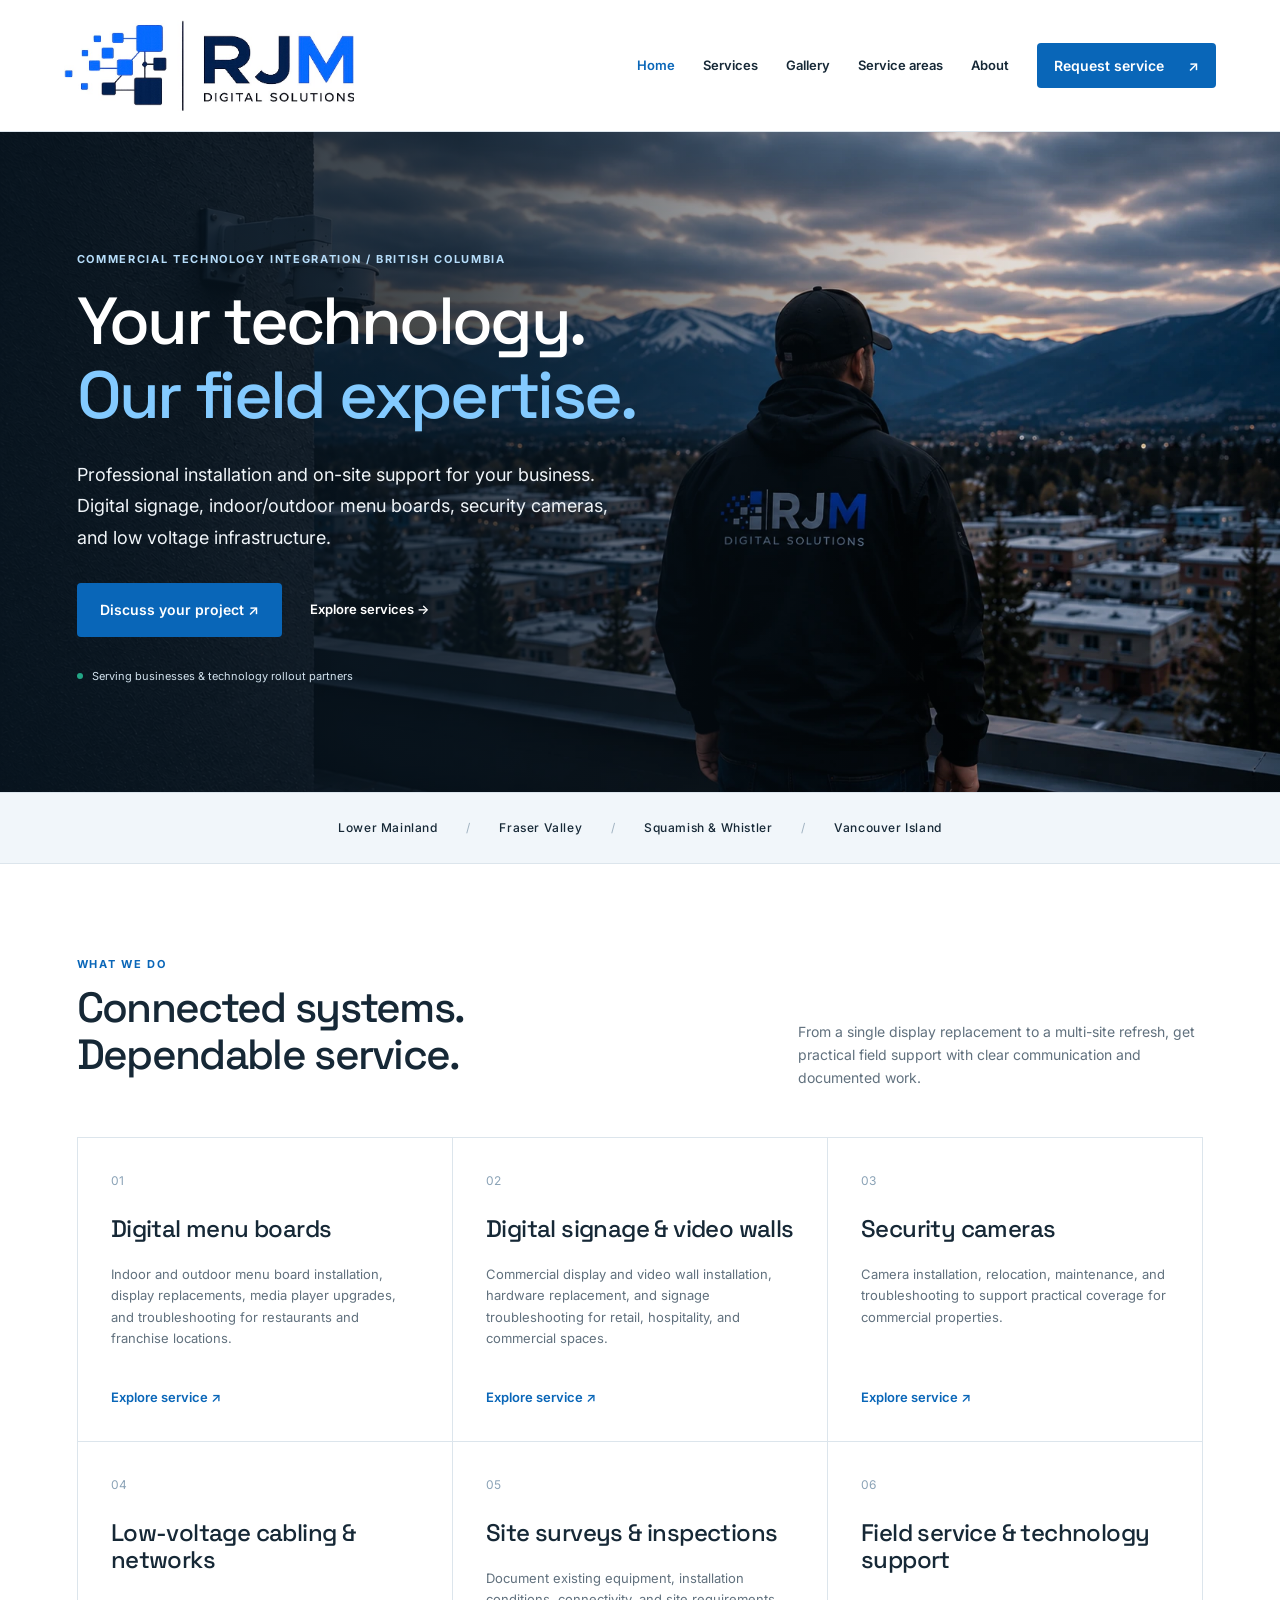
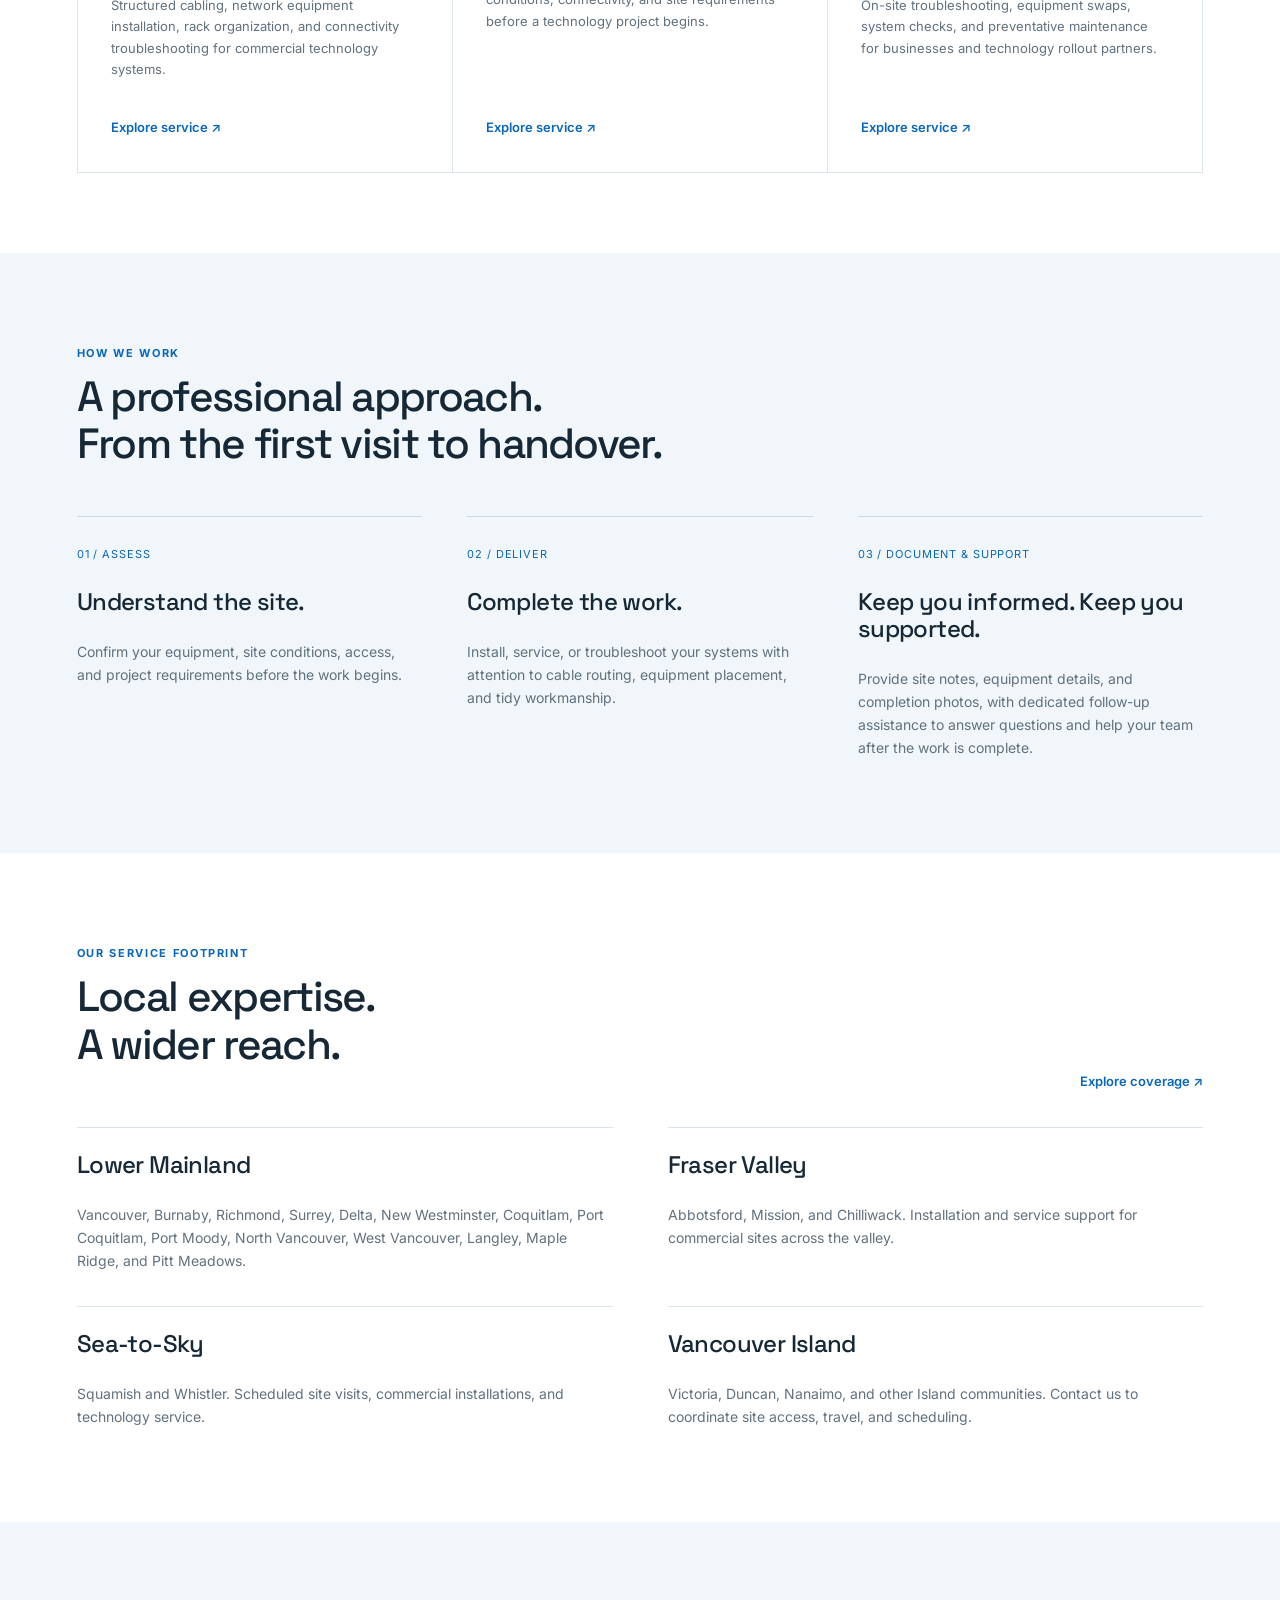
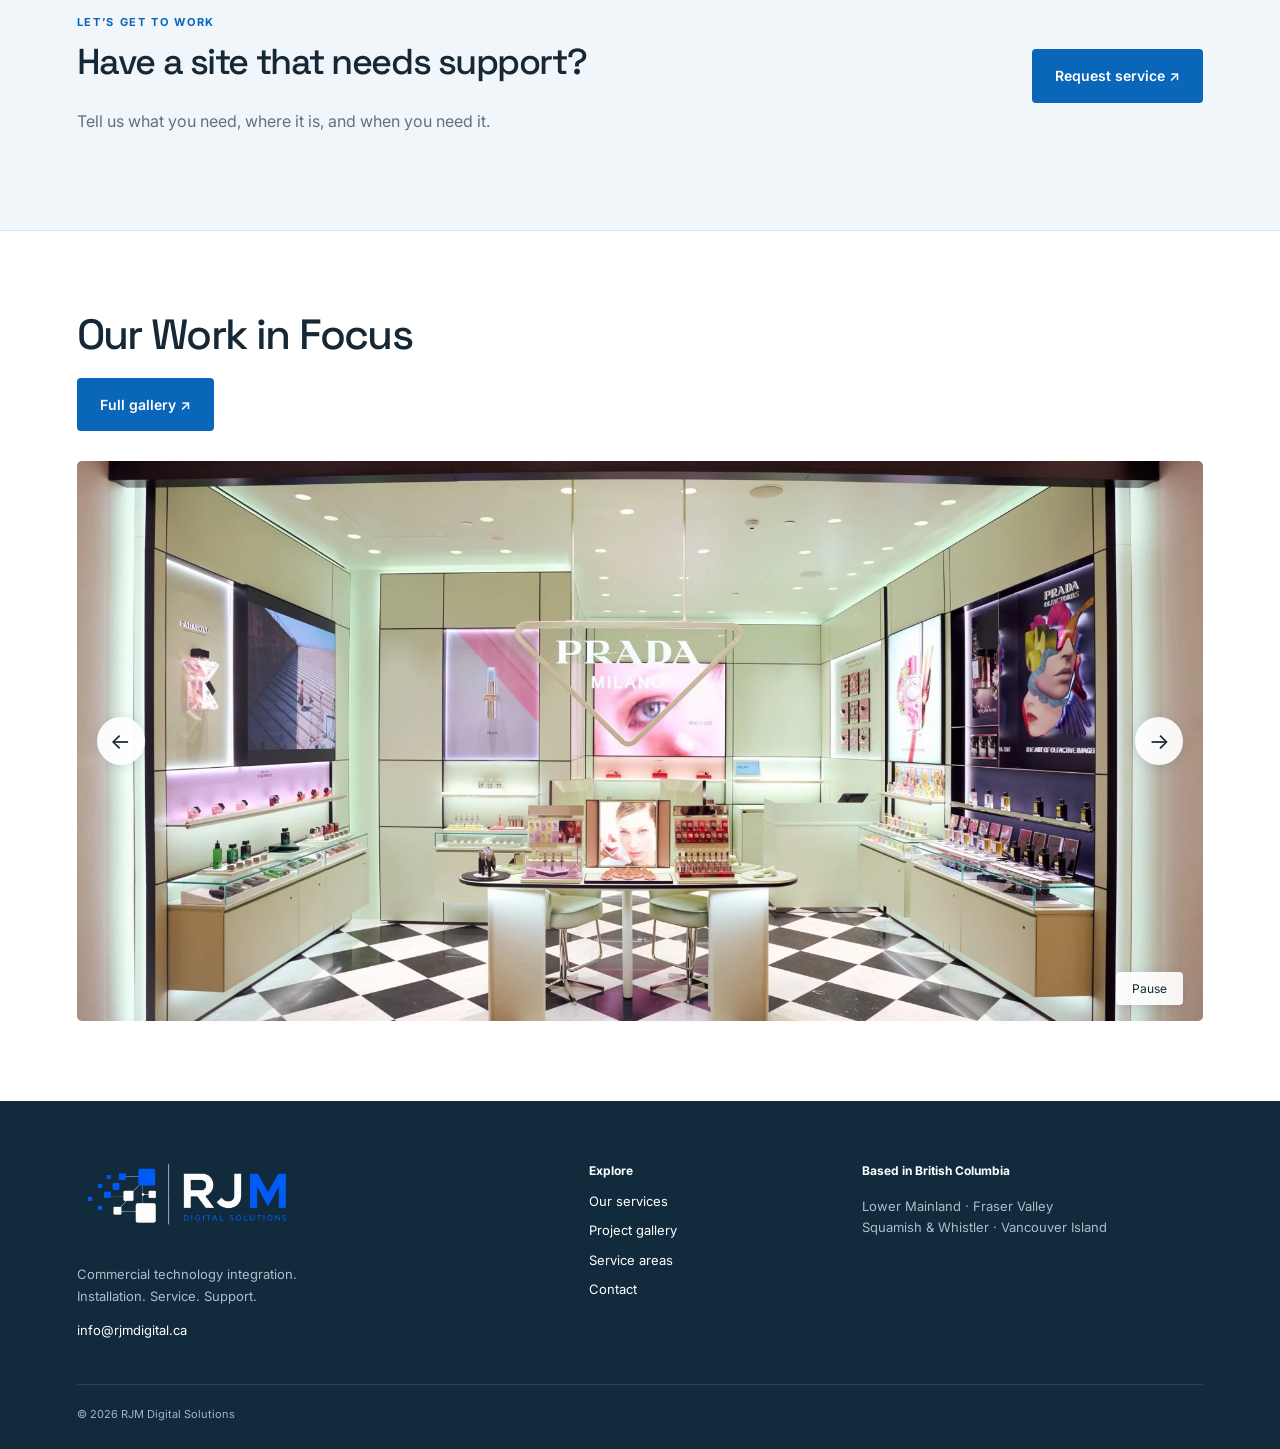
<file: index.html>
<!doctype html><html lang="en-CA"><head><meta charset="utf-8"><meta name="viewport" content="width=device-width,initial-scale=1"><title>Digital Signage & Low Voltage Contractor Vancouver | RJM Digital</title><meta name="description" content="Commercial digital signage, menu boards, security cameras and low-voltage cabling. Serving the Lower Mainland, Chilliwack, Squamish, Whistler and Vancouver Island."><link rel="canonical" href="https://rjmdigital.ca/"><meta property="og:title" content="Digital Signage & Low Voltage Contractor Vancouver | RJM Digital"><meta property="og:description" content="Commercial digital signage, menu boards, security cameras and low-voltage cabling. Serving the Lower Mainland, Chilliwack, Squamish, Whistler and Vancouver Island."><meta property="og:type" content="website"><meta property="og:url" content="https://rjmdigital.ca/"><meta property="og:image" content="https://rjmdigital.ca/images/home-hero.png"><meta name="theme-color" content="#ffffff"><link rel="icon" href="favicon-light.png"><link rel="stylesheet" href="css/style.css"><script type="application/ld+json">{"@context": "https://schema.org", "@type": "ProfessionalService", "name": "RJM Digital Solutions", "url": "https://rjmdigital.ca/", "email": "info@rjmdigital.ca", "areaServed": ["Lower Mainland, BC", "Vancouver, BC", "Surrey, BC", "Fraser Valley, BC", "Chilliwack, BC", "Squamish, BC", "Whistler, BC", "Vancouver Island, BC"], "hasOfferCatalog": {"@type": "OfferCatalog", "name": "Commercial technology services", "itemListElement": [{"@type": "Offer", "itemOffered": {"@type": "Service", "name": "Digital menu boards"}}, {"@type": "Offer", "itemOffered": {"@type": "Service", "name": "Digital signage & video walls"}}, {"@type": "Offer", "itemOffered": {"@type": "Service", "name": "Security cameras"}}, {"@type": "Offer", "itemOffered": {"@type": "Service", "name": "Low-voltage cabling & networks"}}, {"@type": "Offer", "itemOffered": {"@type": "Service", "name": "Site surveys & inspections"}}, {"@type": "Offer", "itemOffered": {"@type": "Service", "name": "Field service & technology support"}}]}}</script><script defer src="js/app.js"></script></head><body><a class="skip" href="#main">Skip to content</a><header><a class="brand" href="index.html" aria-label="RJM Digital home"><img src="images/rjm-original-logo-0f4817df.jpg" alt="RJM Digital Solutions" width="815" height="255"></a><button class="menu" aria-expanded="false" aria-controls="nav">Menu</button><nav id="nav"><a href="index.html" aria-current="page">Home</a><a href="services.html" >Services</a><a href="gallery.html" >Gallery</a><a href="service-areas.html" >Service areas</a><a href="about.html" >About</a><a class="button small" href="contact.html">Request service <span>↗</span></a></nav></header><main id="main"><section class="hero section home-photo-hero home-rooftop-cover"><div><p class="eyebrow">Commercial technology integration / British Columbia</p><h1>Your technology.<br><span>Our field expertise.</span></h1><p class="lead">Professional installation and on-site support for your business. Digital signage, indoor/outdoor menu boards, security cameras, and low voltage infrastructure.</p><div class="actions"><a class="button" href="contact.html">Discuss your project ↗</a><a class="textlink" href="services.html">Explore services →</a></div><div class="hero-note"><span class="dot"></span> Serving businesses & technology rollout partners</div></div></section><div class="coverage-bar" aria-label="Service areas"><a href="service-areas.html">Lower Mainland</a> <span aria-hidden="true"> / </span> <a href="service-areas.html">Fraser Valley</a> <span aria-hidden="true"> / </span> <a href="service-areas.html">Squamish &amp; Whistler</a> <span aria-hidden="true"> / </span> <a href="service-areas.html">Vancouver Island</a></div><section class="section"><div class="heading"><div><p class="eyebrow">What we do</p><h2>Connected systems.<br>Dependable service.</h2></div><p class="heading-copy">From a single display replacement to a multi-site refresh, get practical field support with clear communication and documented work.</p></div><div class="service-grid"><a class="service-card" href="digital-menu-boards.html"><span class="number">01</span><h3>Digital menu boards</h3><p>Indoor and outdoor menu board installation, display replacements, media player upgrades, and troubleshooting for restaurants and franchise locations.</p><span class="textlink">Explore service ↗</span></a><a class="service-card" href="digital-signage.html"><span class="number">02</span><h3>Digital signage & video walls</h3><p>Commercial display and video wall installation, hardware replacement, and signage troubleshooting for retail, hospitality, and commercial spaces.</p><span class="textlink">Explore service ↗</span></a><a class="service-card" href="security-cameras.html"><span class="number">03</span><h3>Security cameras</h3><p>Camera installation, relocation, maintenance, and troubleshooting to support practical coverage for commercial properties.</p><span class="textlink">Explore service ↗</span></a><a class="service-card" href="low-voltage-cabling.html"><span class="number">04</span><h3>Low-voltage cabling & networks</h3><p>Structured cabling, network equipment installation, rack organization, and connectivity troubleshooting for commercial technology systems.</p><span class="textlink">Explore service ↗</span></a><a class="service-card" href="site-surveys.html"><span class="number">05</span><h3>Site surveys & inspections</h3><p>Document existing equipment, installation conditions, connectivity, and site requirements before a technology project begins.</p><span class="textlink">Explore service ↗</span></a><a class="service-card" href="field-service.html"><span class="number">06</span><h3>Field service & technology support</h3><p>On-site troubleshooting, equipment swaps, system checks, and preventative maintenance for businesses and technology rollout partners.</p><span class="textlink">Explore service ↗</span></a></div></section><section class="process section"><p class="eyebrow">How we work</p><h2>A professional approach.<br>From the first visit to handover.</h2><div class="three"><article><span>01 / Assess</span><h3>Understand the site.</h3><p>Confirm your equipment, site conditions, access, and project requirements before the work begins.</p></article><article><span>02 / Deliver</span><h3>Complete the work.</h3><p>Install, service, or troubleshoot your systems with attention to cable routing, equipment placement, and tidy workmanship.</p></article><article><span>03 / Document & support</span><h3>Keep you informed. Keep you supported.</h3><p>Provide site notes, equipment details, and completion photos, with dedicated follow-up assistance to answer questions and help your team after the work is complete.</p></article></div></section><section class="section"><div class="heading"><div><p class="eyebrow">Our service footprint</p><h2>Local expertise.<br>A wider reach.</h2></div><a class="textlink" href="service-areas.html">Explore coverage ↗</a></div><div class="area-grid"><article><h3>Lower Mainland</h3><p>Vancouver, Burnaby, Richmond, Surrey, Delta, New Westminster, Coquitlam, Port Coquitlam, Port Moody, North Vancouver, West Vancouver, Langley, Maple Ridge, and Pitt Meadows.</p></article><article><h3>Fraser Valley</h3><p>Abbotsford, Mission, and Chilliwack. Installation and service support for commercial sites across the valley.</p></article><article><h3>Sea-to-Sky</h3><p>Squamish and Whistler. Scheduled site visits, commercial installations, and technology service.</p></article><article><h3>Vancouver Island</h3><p>Victoria, Duncan, Nanaimo, and other Island communities. Contact us to coordinate site access, travel, and scheduling.</p></article></div></section><section class="cta section"><div><p class="eyebrow">Let’s get to work</p><h2>Have a site that needs support?</h2><p>Tell us what you need, where it is, and when you need it.</p></div><a class="button" href="contact.html">Request service ↗</a></section><section class="portfolio section"><div class="carousel-heading"><h2>Our Work in Focus</h2><a class="button" href="gallery.html">Full gallery ↗</a></div><div class="carousel-frame" role="region" aria-label="Project photo carousel"><div class="photo-strip" id="footer-gallery"></div><button class="carousel-prev" data-scroll="-1" aria-label="Previous photo">←</button><button class="carousel-next" data-scroll="1" aria-label="Next photo">→</button><button class="carousel-pause" aria-label="Pause automatic photo scrolling" aria-pressed="false">Pause</button></div></section><footer><div><a class="footer-brand" href="index.html"><img src="images/rjm-footer-logo-upload.png" alt="RJM Digital Solutions" width="1463" height="502"></a><p>Commercial technology integration.<br>Installation. Service. Support.</p><a href="mailto:info@rjmdigital.ca">info@rjmdigital.ca</a></div><div><b>Explore</b><a href="services.html">Our services</a><a href="gallery.html">Project gallery</a><a href="service-areas.html">Service areas</a><a href="contact.html">Contact</a></div><div><b>Based in British Columbia</b><p>Lower Mainland · Fraser Valley<br>Squamish & Whistler · Vancouver Island</p></div><div class="copyright">© 2026 RJM Digital Solutions</div></footer></main><dialog id="lightbox"><button class="close" aria-label="Close image">×</button><button class="previous" aria-label="Previous image">←</button><figure><img alt=""><figcaption></figcaption></figure><button class="next" aria-label="Next image">→</button></dialog></body></html>
</file>
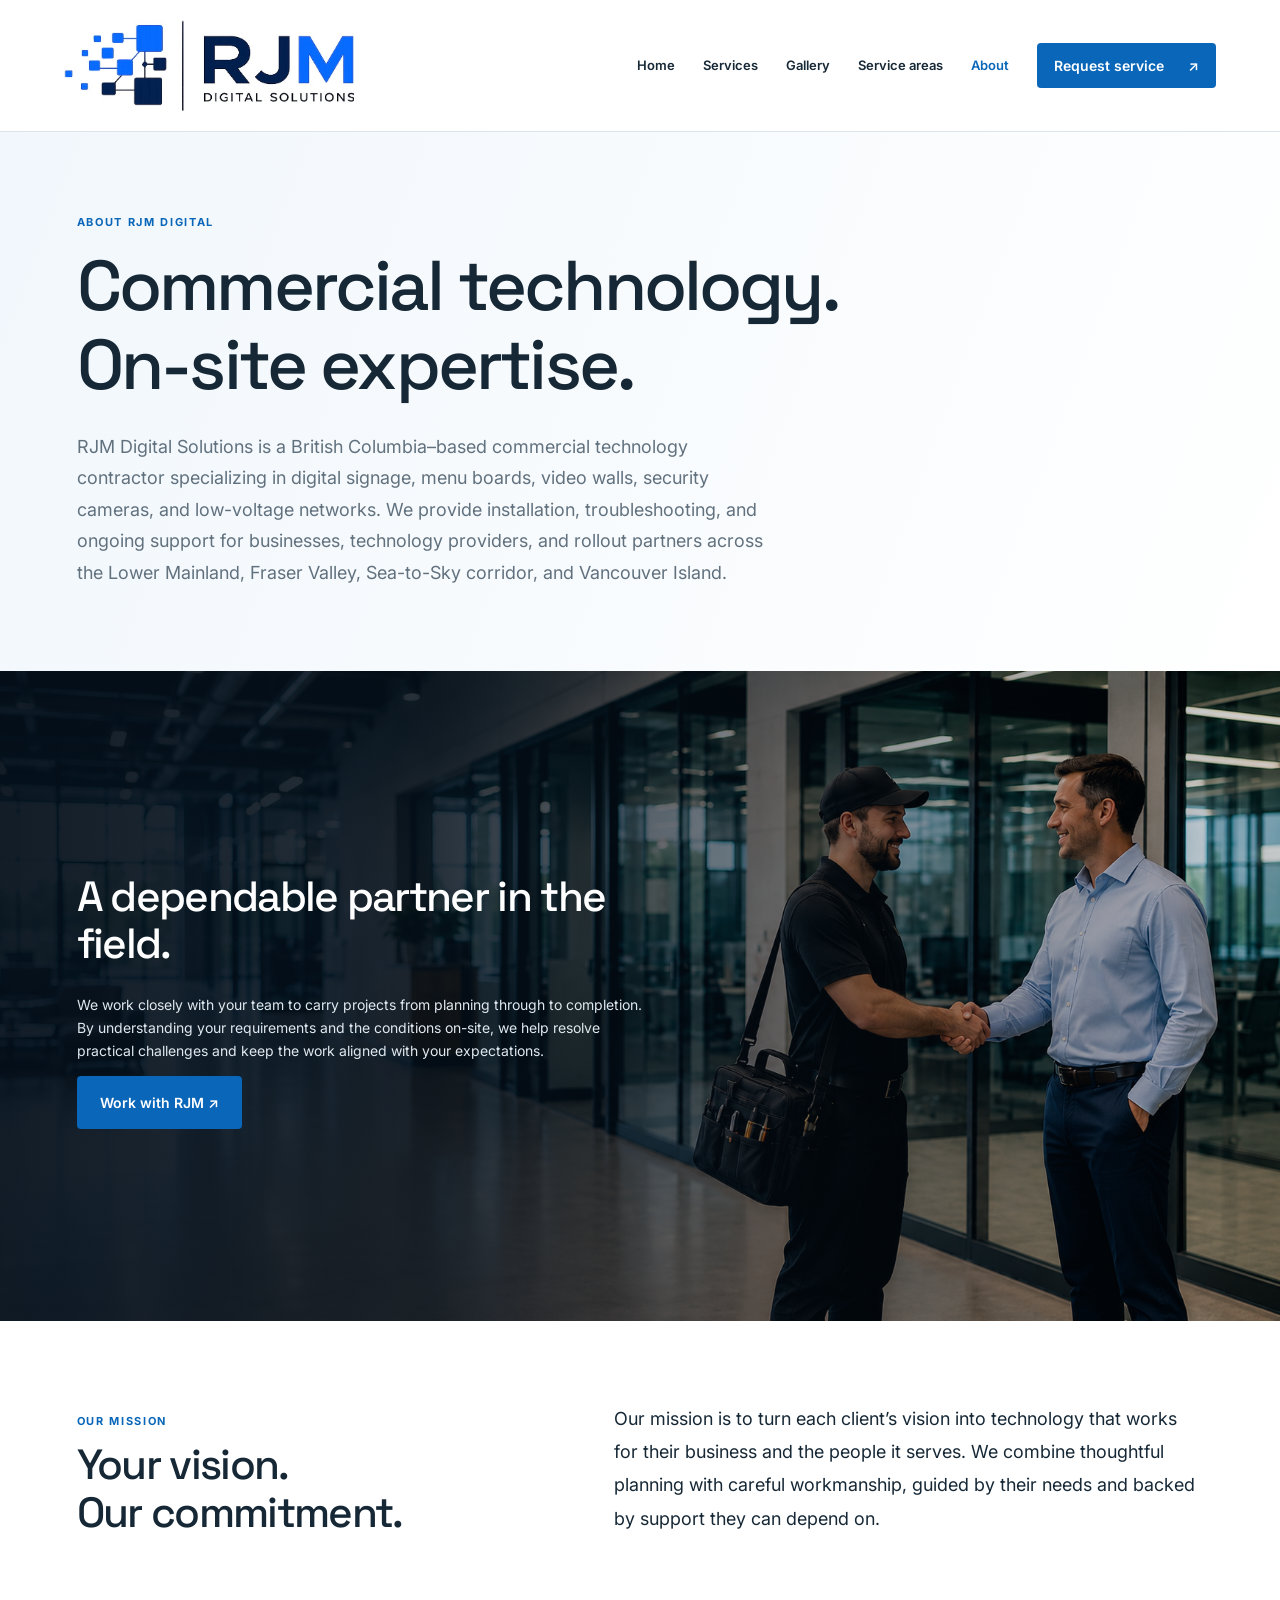
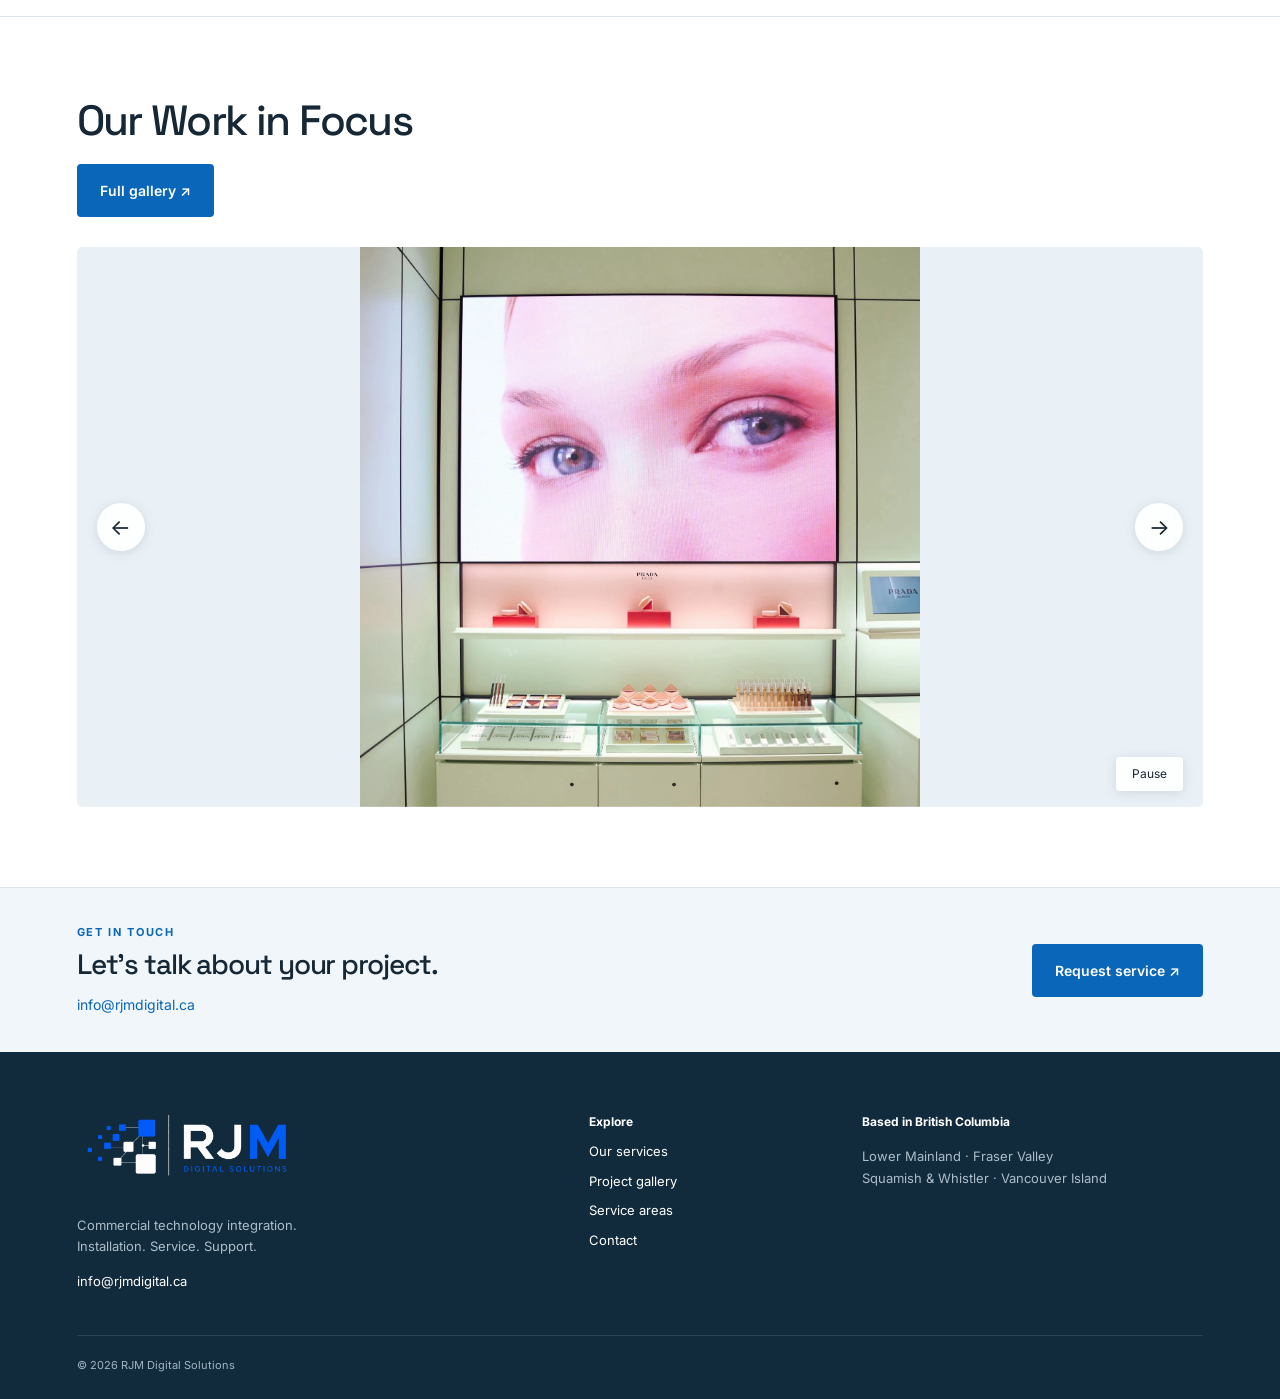
<file: about.html>
<!doctype html><html lang="en-CA"><head><meta charset="utf-8"><meta name="viewport" content="width=device-width,initial-scale=1"><title>About RJM Digital Solutions | BC Commercial Technology Contractor</title><meta name="description" content="RJM Digital Solutions provides commercial technology installation, service and support for businesses and rollout partners across southwestern BC."><link rel="canonical" href="https://rjmdigital.ca/about.html"><meta property="og:title" content="About RJM Digital Solutions | BC Commercial Technology Contractor"><meta property="og:description" content="RJM Digital Solutions provides commercial technology installation, service and support for businesses and rollout partners across southwestern BC."><meta property="og:type" content="website"><meta property="og:url" content="https://rjmdigital.ca/about.html"><meta property="og:image" content="https://rjmdigital.ca/images/home-hero.png"><meta name="theme-color" content="#ffffff"><link rel="icon" href="favicon-light.png"><link rel="stylesheet" href="css/style.css"><script type="application/ld+json">{"@context": "https://schema.org", "@type": "ProfessionalService", "name": "RJM Digital Solutions", "url": "https://rjmdigital.ca/", "email": "info@rjmdigital.ca", "areaServed": ["Lower Mainland, BC", "Vancouver, BC", "Surrey, BC", "Fraser Valley, BC", "Chilliwack, BC", "Squamish, BC", "Whistler, BC", "Vancouver Island, BC"], "hasOfferCatalog": {"@type": "OfferCatalog", "name": "Commercial technology services", "itemListElement": [{"@type": "Offer", "itemOffered": {"@type": "Service", "name": "Digital menu boards"}}, {"@type": "Offer", "itemOffered": {"@type": "Service", "name": "Digital signage & video walls"}}, {"@type": "Offer", "itemOffered": {"@type": "Service", "name": "Security cameras"}}, {"@type": "Offer", "itemOffered": {"@type": "Service", "name": "Low-voltage cabling & networks"}}, {"@type": "Offer", "itemOffered": {"@type": "Service", "name": "Site surveys & inspections"}}, {"@type": "Offer", "itemOffered": {"@type": "Service", "name": "Field service & technology support"}}]}}</script><script defer src="js/app.js"></script></head><body><a class="skip" href="#main">Skip to content</a><header><a class="brand" href="index.html" aria-label="RJM Digital home"><img src="images/rjm-original-logo-0f4817df.jpg" alt="RJM Digital Solutions" width="815" height="255"></a><button class="menu" aria-expanded="false" aria-controls="nav">Menu</button><nav id="nav"><a href="index.html" >Home</a><a href="services.html" >Services</a><a href="gallery.html" >Gallery</a><a href="service-areas.html" >Service areas</a><a href="about.html" aria-current="page">About</a><a class="button small" href="contact.html">Request service <span>↗</span></a></nav></header><main id="main"><section class="page-intro section"><p class="eyebrow">About RJM Digital</p><h1>Commercial technology.<br>On-site expertise.</h1><p class="lead">RJM Digital Solutions is a British Columbia–based commercial technology contractor specializing in digital signage, menu boards, video walls, security cameras, and low-voltage networks. We provide installation, troubleshooting, and ongoing support for businesses, technology providers, and rollout partners across the Lower Mainland, Fraser Valley, Sea-to-Sky corridor, and Vancouver Island.</p></section><section class="section about-focus"><div class="about-focus-copy"><h2>A dependable partner in the field.</h2><p>We work closely with your team to carry projects from planning through to completion. By understanding your requirements and the conditions on-site, we help resolve practical challenges and keep the work aligned with your expectations.</p><a class="button" href="contact.html">Work with RJM ↗</a></div></section><section class="section about-mission" aria-labelledby="mission-heading"><div><p class="eyebrow">Our mission</p><h2 id="mission-heading">Your vision.<br>Our commitment.</h2></div><p>Our mission is to turn each client’s vision into technology that works for their business and the people it serves. We combine thoughtful planning with careful workmanship, guided by their needs and backed by support they can depend on.</p></section><section class="portfolio section"><div class="carousel-heading"><h2>Our Work in Focus</h2><a class="button" href="gallery.html">Full gallery ↗</a></div><div class="carousel-frame" role="region" aria-label="Project photo carousel"><div class="photo-strip" id="footer-gallery"></div><button class="carousel-prev" data-scroll="-1" aria-label="Previous photo">←</button><button class="carousel-next" data-scroll="1" aria-label="Next photo">→</button><button class="carousel-pause" aria-label="Pause automatic photo scrolling" aria-pressed="false">Pause</button></div></section><section class="bottom-contact section" aria-label="Contact RJM Digital"><div><p class="eyebrow">Get in touch</p><h2>Let’s talk about your project.</h2><a href="mailto:info@rjmdigital.ca">info@rjmdigital.ca</a></div><a class="button" href="contact.html">Request service ↗</a></section><footer><div><a class="footer-brand" href="index.html"><img src="images/rjm-footer-logo-upload.png" alt="RJM Digital Solutions" width="1463" height="502"></a><p>Commercial technology integration.<br>Installation. Service. Support.</p><a href="mailto:info@rjmdigital.ca">info@rjmdigital.ca</a></div><div><b>Explore</b><a href="services.html">Our services</a><a href="gallery.html">Project gallery</a><a href="service-areas.html">Service areas</a><a href="contact.html">Contact</a></div><div><b>Based in British Columbia</b><p>Lower Mainland · Fraser Valley<br>Squamish & Whistler · Vancouver Island</p></div><div class="copyright">© 2026 RJM Digital Solutions</div></footer></main><dialog id="lightbox"><button class="close" aria-label="Close image">×</button><button class="previous" aria-label="Previous image">←</button><figure><img alt=""><figcaption></figcaption></figure><button class="next" aria-label="Next image">→</button></dialog></body></html>
</file>
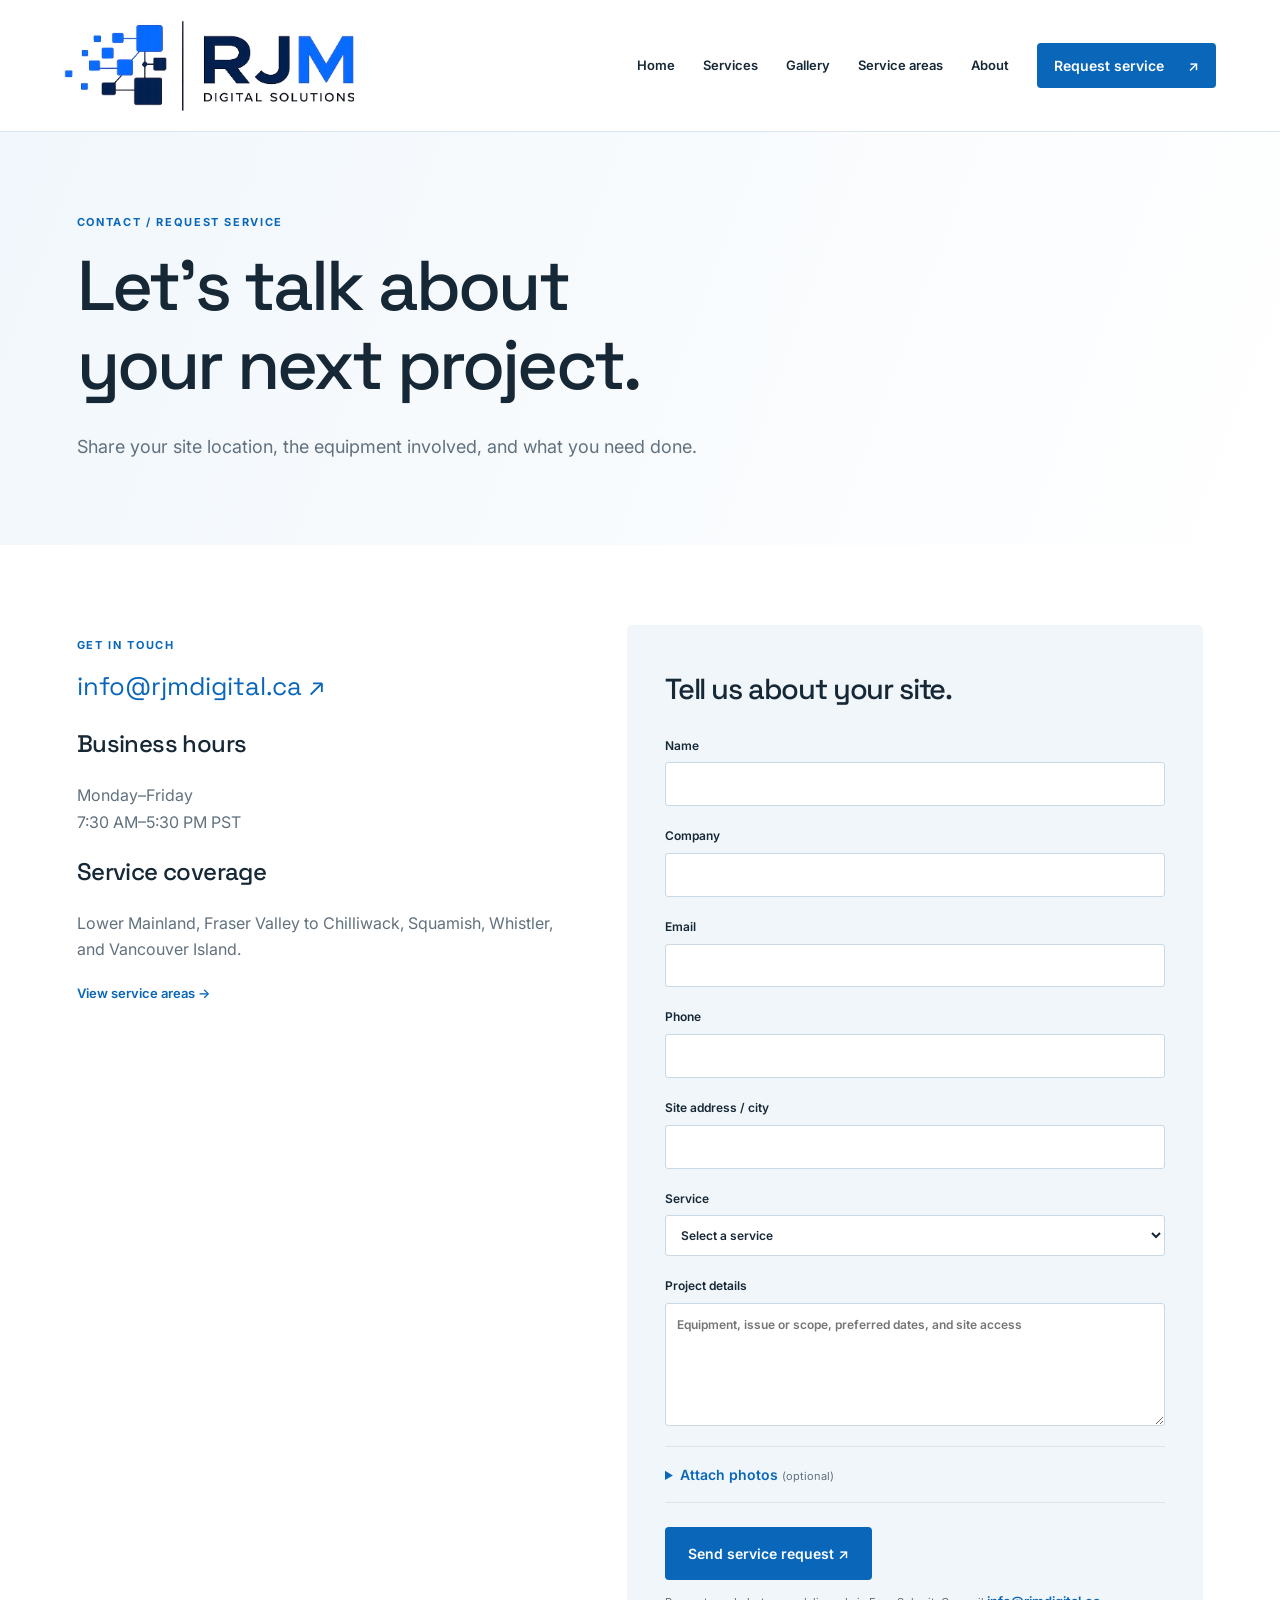
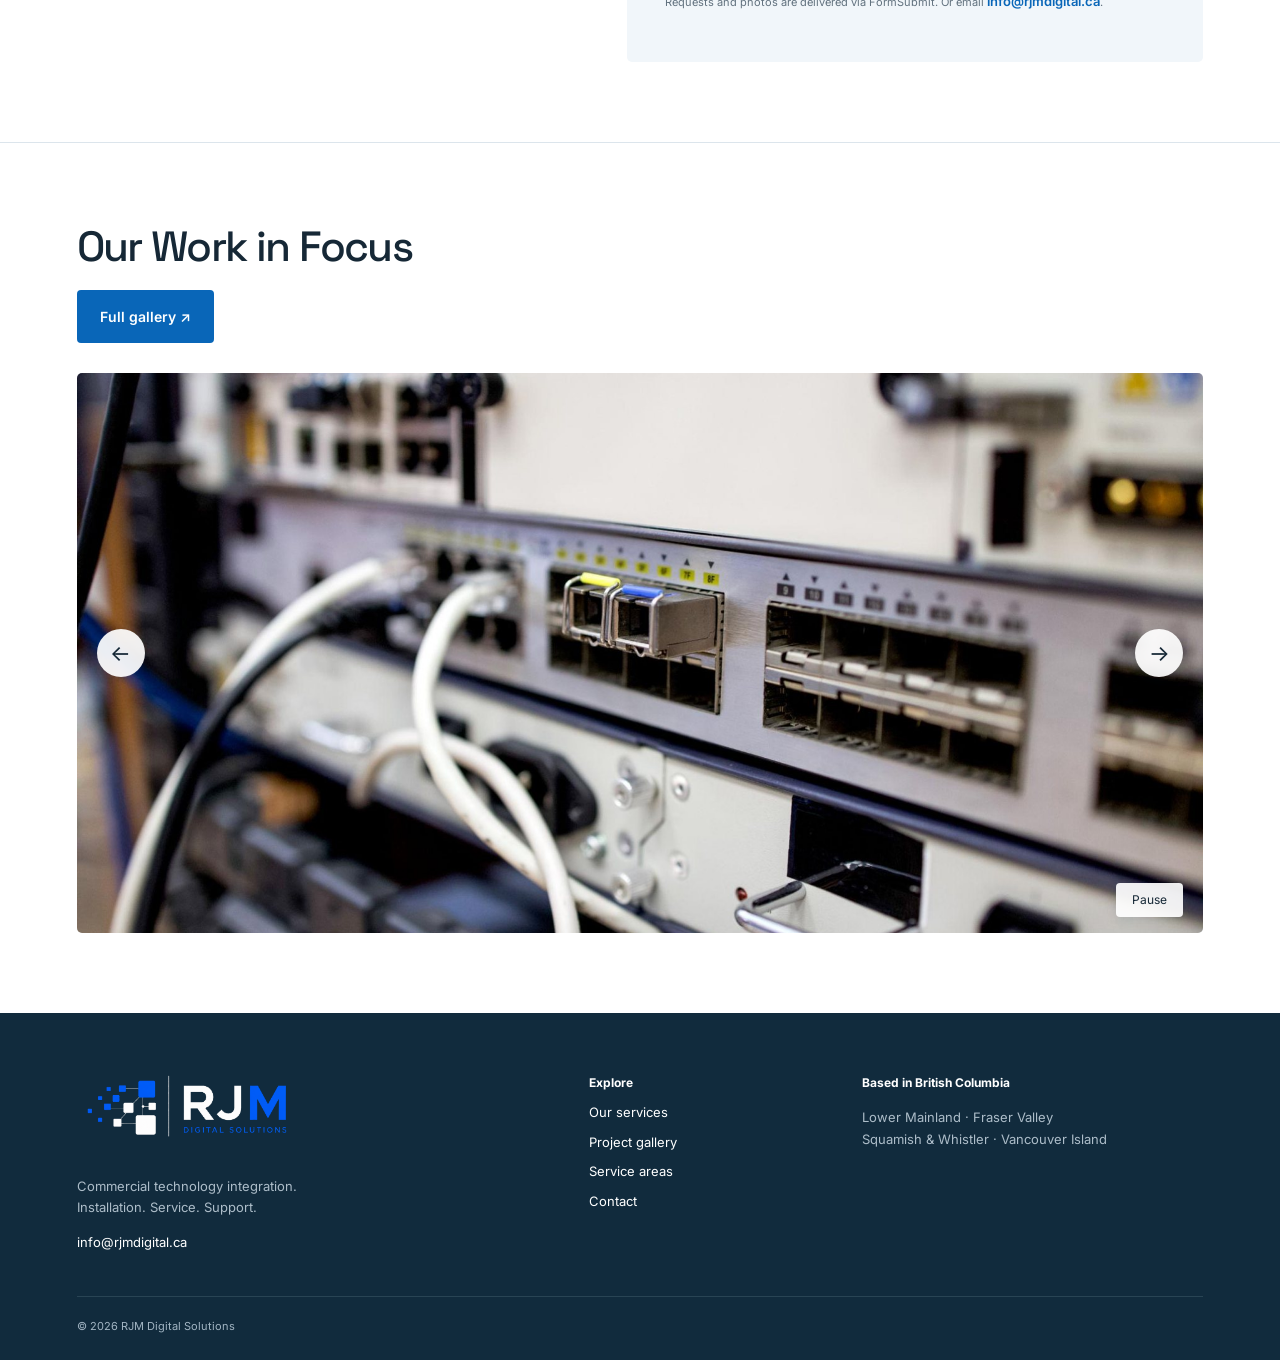
<file: contact.html>
<!doctype html><html lang="en-CA"><head><meta charset="utf-8"><meta name="viewport" content="width=device-width,initial-scale=1"><title>Request Commercial Technology Service | RJM Digital BC</title><meta name="description" content="Contact info@rjmdigital.ca for digital signage, menu boards, cameras, cabling and field service in Vancouver, the Lower Mainland and Vancouver Island."><link rel="canonical" href="https://rjmdigital.ca/contact.html"><meta property="og:title" content="Request Commercial Technology Service | RJM Digital BC"><meta property="og:description" content="Contact info@rjmdigital.ca for digital signage, menu boards, cameras, cabling and field service in Vancouver, the Lower Mainland and Vancouver Island."><meta property="og:type" content="website"><meta property="og:url" content="https://rjmdigital.ca/contact.html"><meta property="og:image" content="https://rjmdigital.ca/images/home-hero.png"><meta name="theme-color" content="#ffffff"><link rel="icon" href="favicon-light.png"><link rel="stylesheet" href="css/style.css"><script type="application/ld+json">{"@context": "https://schema.org", "@type": "ProfessionalService", "name": "RJM Digital Solutions", "url": "https://rjmdigital.ca/", "email": "info@rjmdigital.ca", "areaServed": ["Lower Mainland, BC", "Vancouver, BC", "Surrey, BC", "Fraser Valley, BC", "Chilliwack, BC", "Squamish, BC", "Whistler, BC", "Vancouver Island, BC"], "hasOfferCatalog": {"@type": "OfferCatalog", "name": "Commercial technology services", "itemListElement": [{"@type": "Offer", "itemOffered": {"@type": "Service", "name": "Digital menu boards"}}, {"@type": "Offer", "itemOffered": {"@type": "Service", "name": "Digital signage & video walls"}}, {"@type": "Offer", "itemOffered": {"@type": "Service", "name": "Security cameras"}}, {"@type": "Offer", "itemOffered": {"@type": "Service", "name": "Low-voltage cabling & networks"}}, {"@type": "Offer", "itemOffered": {"@type": "Service", "name": "Site surveys & inspections"}}, {"@type": "Offer", "itemOffered": {"@type": "Service", "name": "Field service & technology support"}}]}}</script><script defer src="js/app.js"></script><script defer src="js/request-form.js"></script></head><body><a class="skip" href="#main">Skip to content</a><header><a class="brand" href="index.html" aria-label="RJM Digital home"><img src="images/rjm-original-logo-0f4817df.jpg" alt="RJM Digital Solutions" width="815" height="255"></a><button class="menu" aria-expanded="false" aria-controls="nav">Menu</button><nav id="nav"><a href="index.html" >Home</a><a href="services.html" >Services</a><a href="gallery.html" >Gallery</a><a href="service-areas.html" >Service areas</a><a href="about.html" >About</a><a class="button small" href="contact.html">Request service <span>↗</span></a></nav></header><main id="main"><section class="page-intro section"><p class="eyebrow">Contact / Request service</p><h1>Let’s talk about<br>your next project.</h1><p class="lead">Share your site location, the equipment involved, and what you need done.</p></section><section class="section contact-grid"><div><p class="eyebrow">Get in touch</p><a class="email" href="mailto:info@rjmdigital.ca">info@rjmdigital.ca ↗</a><h3>Business hours</h3><p>Monday–Friday<br>7:30 AM–5:30 PM PST</p><h3>Service coverage</h3><p>Lower Mainland, Fraser Valley to Chilliwack, Squamish, Whistler, and Vancouver Island.</p><a class="textlink" href="service-areas.html">View service areas →</a></div><form id="request-form" action="https://formsubmit.co/info@rjmdigital.ca" method="POST" enctype="multipart/form-data">
<h2>Tell us about your site.</h2>
<input type="hidden" name="_subject" value="New RJM Digital service request"><input type="hidden" name="_template" value="table"><input type="hidden" name="_next" value="https://rjm-digital-redesign.easyhinny256.chatgpt.site/request-confirmation.html"><input class="form-honey" name="_honey" tabindex="-1" autocomplete="off" aria-hidden="true">
<div class="form-grid"><label>Name <input name="name" autocomplete="name" maxlength="150" required></label><label>Company<input name="company" autocomplete="organization" maxlength="200"></label><label>Email <input name="email" type="email" autocomplete="email" maxlength="254" required></label><label>Phone<input name="phone" type="tel" autocomplete="tel" maxlength="50"></label></div>
<label>Site address / city <input name="location" autocomplete="street-address" maxlength="500" required></label>
<label>Service<select name="service"><option value="">Select a service</option><option value="digital-menu-boards">Digital menu boards</option><option value="digital-signage">Digital signage & video walls</option><option value="security-cameras">Security cameras</option><option value="low-voltage-cabling">Low-voltage cabling & networks</option><option value="site-surveys">Site surveys & inspections</option><option value="field-service">Field service & technology support</option><option>Other</option></select></label>
<label>Project details<textarea name="details" rows="5" maxlength="10000" required placeholder="Equipment, issue or scope, preferred dates, and site access"></textarea></label>
<details class="photo-attachments"><summary>Attach photos <span class="required-note">(optional)</span></summary><div class="photo-uploads"><p class="form-note" id="photo-help">Up to 3 photos. JPG, PNG or WebP; 10 MB total. Equipment, screens and cable connections are helpful.</p><label class="photo-slot">Photo 1<input type="file" name="attachment1" accept="image/jpeg,image/png,image/webp" aria-describedby="photo-help"><img class="upload-preview" alt="Preview of photo 1" hidden></label><label class="photo-slot">Photo 2<input type="file" name="attachment2" accept="image/jpeg,image/png,image/webp" aria-describedby="photo-help"><img class="upload-preview" alt="Preview of photo 2" hidden></label><label class="photo-slot">Photo 3<input type="file" name="attachment3" accept="image/jpeg,image/png,image/webp" aria-describedby="photo-help"><img class="upload-preview" alt="Preview of photo 3" hidden></label></div></details>
<p id="request-error" class="request-error" role="alert" tabindex="-1" hidden></p><button class="button" type="submit">Send service request ↗</button><p class="form-note">Requests and photos are delivered via FormSubmit. Or email <a class="textlink" href="mailto:info@rjmdigital.ca">info@rjmdigital.ca</a>.</p>
</form>
</section><section class="portfolio section"><div class="carousel-heading"><h2>Our Work in Focus</h2><a class="button" href="gallery.html">Full gallery ↗</a></div><div class="carousel-frame" role="region" aria-label="Project photo carousel"><div class="photo-strip" id="footer-gallery"></div><button class="carousel-prev" data-scroll="-1" aria-label="Previous photo">←</button><button class="carousel-next" data-scroll="1" aria-label="Next photo">→</button><button class="carousel-pause" aria-label="Pause automatic photo scrolling" aria-pressed="false">Pause</button></div></section><footer><div><a class="footer-brand" href="index.html"><img src="images/rjm-footer-logo-upload.png" alt="RJM Digital Solutions" width="1463" height="502"></a><p>Commercial technology integration.<br>Installation. Service. Support.</p><a href="mailto:info@rjmdigital.ca">info@rjmdigital.ca</a></div><div><b>Explore</b><a href="services.html">Our services</a><a href="gallery.html">Project gallery</a><a href="service-areas.html">Service areas</a><a href="contact.html">Contact</a></div><div><b>Based in British Columbia</b><p>Lower Mainland · Fraser Valley<br>Squamish & Whistler · Vancouver Island</p></div><div class="copyright">© 2026 RJM Digital Solutions</div></footer></main><dialog id="lightbox"><button class="close" aria-label="Close image">×</button><button class="previous" aria-label="Previous image">←</button><figure><img alt=""><figcaption></figcaption></figure><button class="next" aria-label="Next image">→</button></dialog></body></html>
</file>
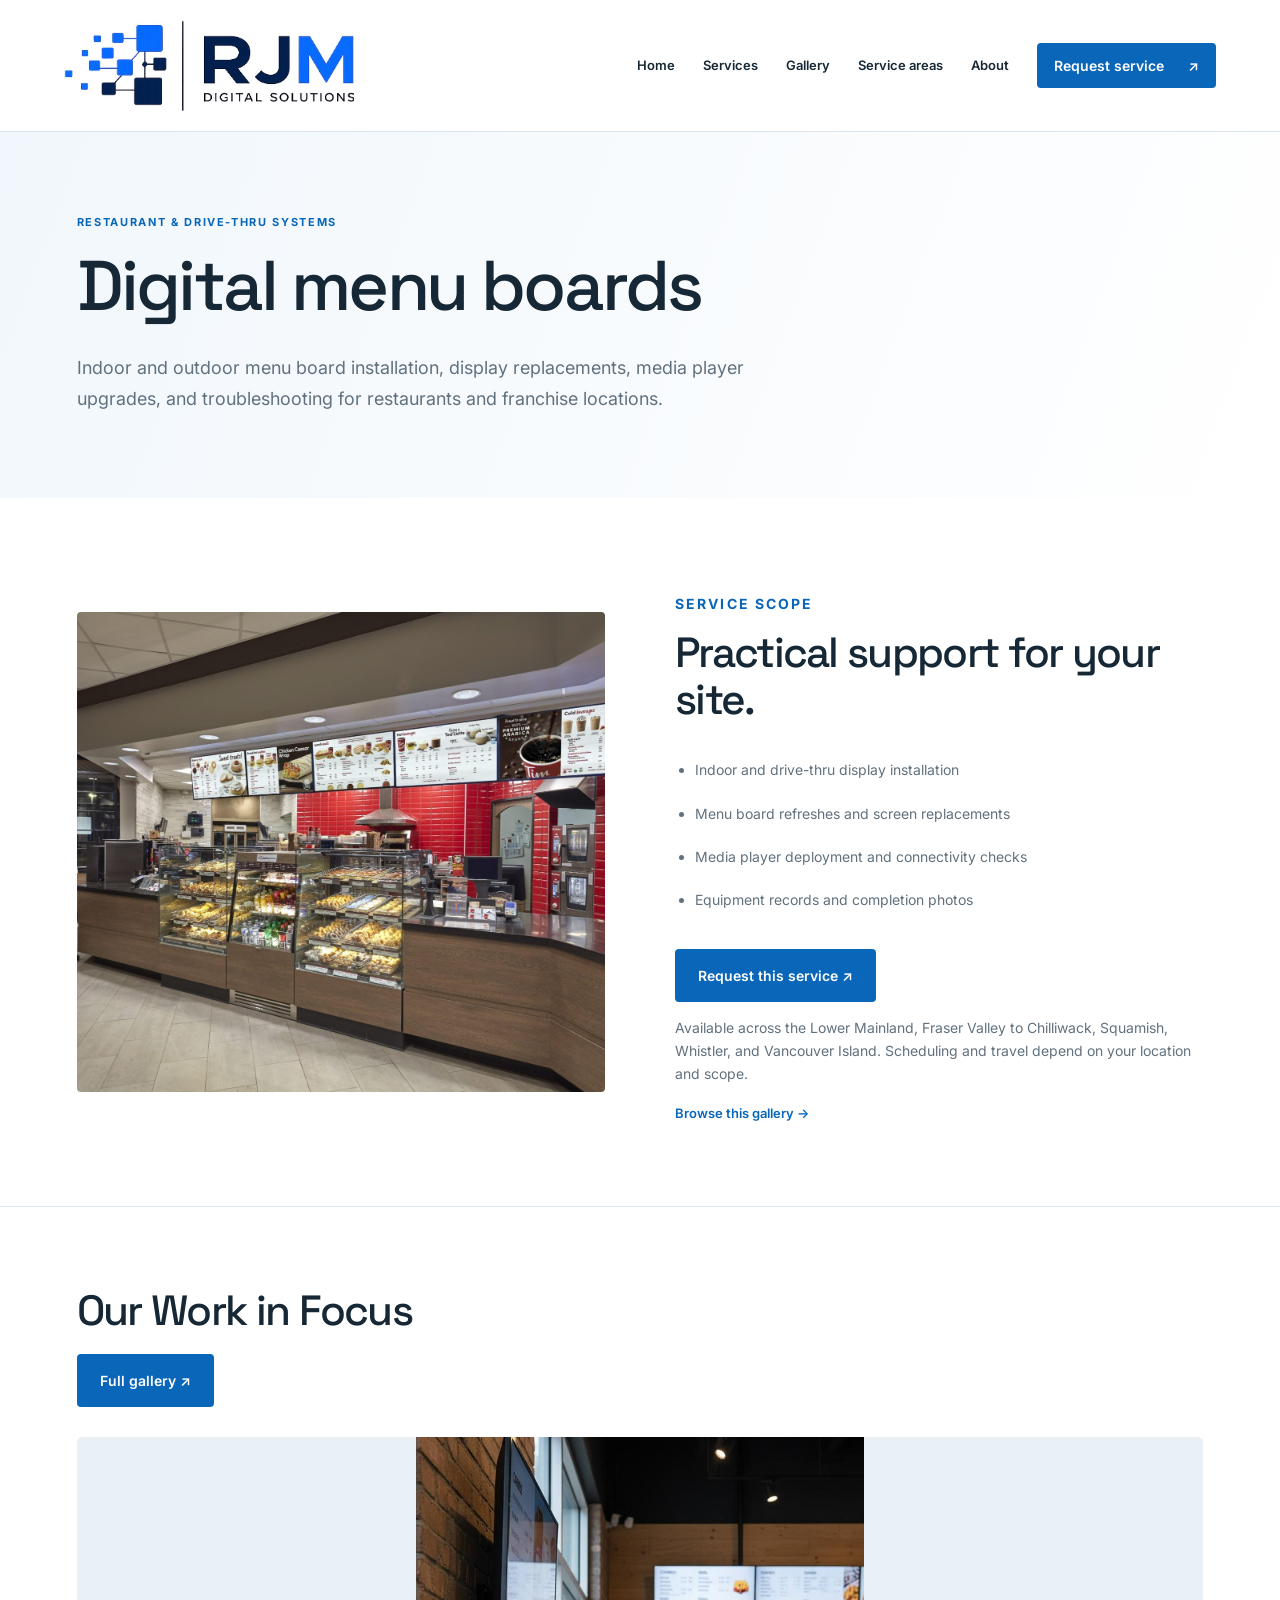
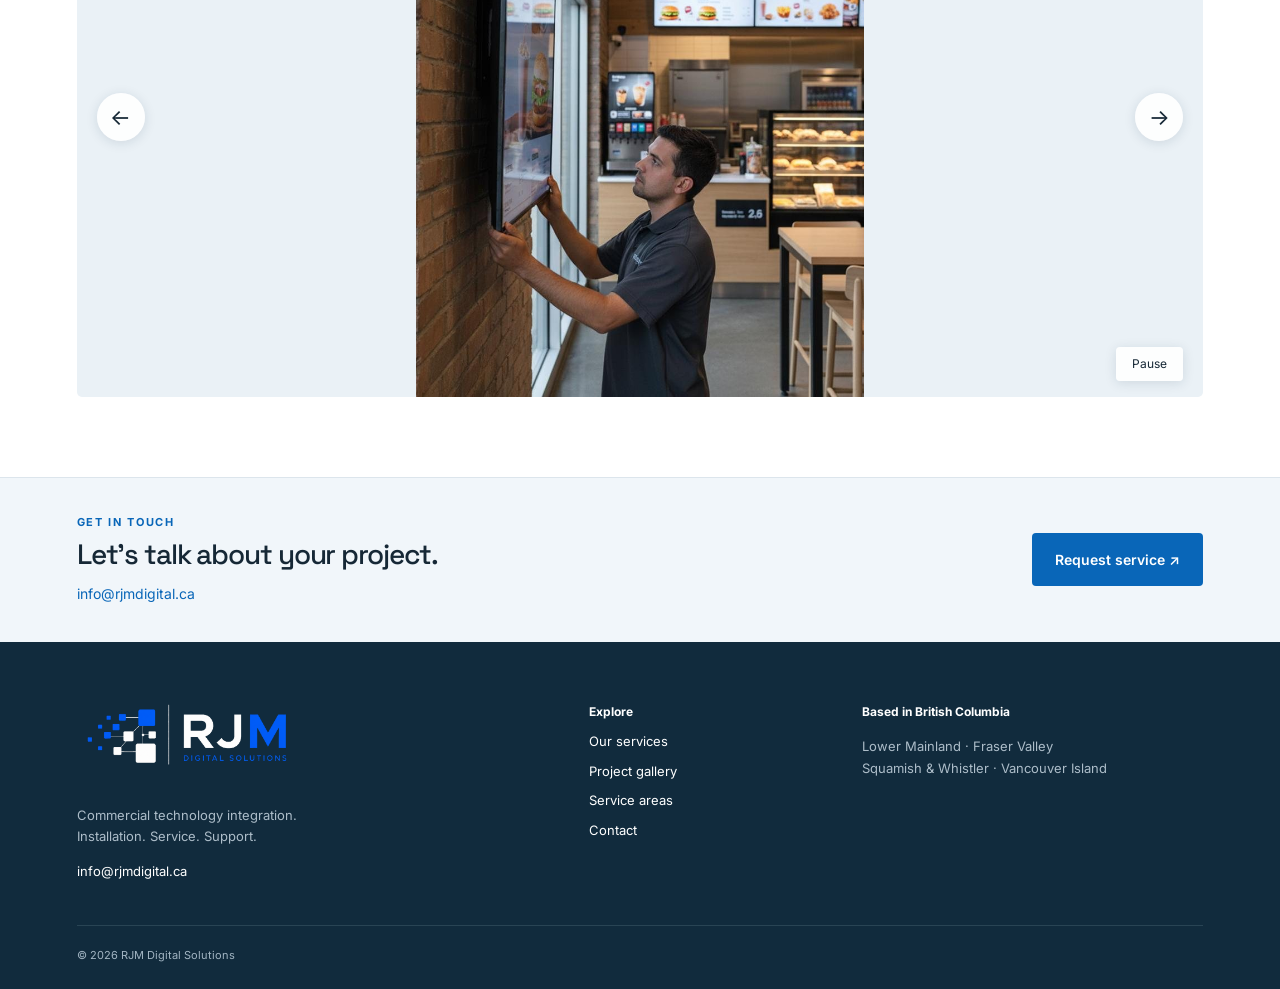
<file: digital-menu-boards.html>
<!doctype html><html lang="en-CA"><head><meta charset="utf-8"><meta name="viewport" content="width=device-width,initial-scale=1"><title>Digital menu boards in Vancouver & BC | RJM Digital</title><meta name="description" content="Indoor and outdoor menu board installation, display replacements, media player upgrades, and troubleshooting for restaurants and franchise locations. Serving the Lower Mainland, Vancouver Island, Chilliwack, Squamish and Whistler."><link rel="canonical" href="https://rjmdigital.ca/digital-menu-boards.html"><meta property="og:title" content="Digital menu boards in Vancouver & BC | RJM Digital"><meta property="og:description" content="Indoor and outdoor menu board installation, display replacements, media player upgrades, and troubleshooting for restaurants and franchise locations. Serving the Lower Mainland, Vancouver Island, Chilliwack, Squamish and Whistler."><meta property="og:type" content="website"><meta property="og:url" content="https://rjmdigital.ca/digital-menu-boards.html"><meta property="og:image" content="https://rjmdigital.ca/images/home-hero.png"><meta name="theme-color" content="#ffffff"><link rel="icon" href="favicon-light.png"><link rel="stylesheet" href="css/style.css"><script type="application/ld+json">{"@context": "https://schema.org", "@type": "ProfessionalService", "name": "RJM Digital Solutions", "url": "https://rjmdigital.ca/", "email": "info@rjmdigital.ca", "areaServed": ["Lower Mainland, BC", "Vancouver, BC", "Surrey, BC", "Fraser Valley, BC", "Chilliwack, BC", "Squamish, BC", "Whistler, BC", "Vancouver Island, BC"], "hasOfferCatalog": {"@type": "OfferCatalog", "name": "Commercial technology services", "itemListElement": [{"@type": "Offer", "itemOffered": {"@type": "Service", "name": "Digital menu boards"}}, {"@type": "Offer", "itemOffered": {"@type": "Service", "name": "Digital signage & video walls"}}, {"@type": "Offer", "itemOffered": {"@type": "Service", "name": "Security cameras"}}, {"@type": "Offer", "itemOffered": {"@type": "Service", "name": "Low-voltage cabling & networks"}}, {"@type": "Offer", "itemOffered": {"@type": "Service", "name": "Site surveys & inspections"}}, {"@type": "Offer", "itemOffered": {"@type": "Service", "name": "Field service & technology support"}}]}}</script><script defer src="js/app.js"></script></head><body><a class="skip" href="#main">Skip to content</a><header><a class="brand" href="index.html" aria-label="RJM Digital home"><img src="images/rjm-original-logo-0f4817df.jpg" alt="RJM Digital Solutions" width="815" height="255"></a><button class="menu" aria-expanded="false" aria-controls="nav">Menu</button><nav id="nav"><a href="index.html" >Home</a><a href="services.html" >Services</a><a href="gallery.html" >Gallery</a><a href="service-areas.html" >Service areas</a><a href="about.html" >About</a><a class="button small" href="contact.html">Request service <span>↗</span></a></nav></header><main id="main"><section class="page-intro section"><p class="eyebrow">Restaurant & drive-thru systems</p><h1>Digital menu boards</h1><p class="lead">Indoor and outdoor menu board installation, display replacements, media player upgrades, and troubleshooting for restaurants and franchise locations.</p></section><section class="section detail"><img src="images/menu-board-store.jpg" alt="Digital menu boards" width="1000" height="750"><div><p class="eyebrow">Service scope</p><h2>Practical support for your site.</h2><ul><li>Indoor and drive-thru display installation</li><li>Menu board refreshes and screen replacements</li><li>Media player deployment and connectivity checks</li><li>Equipment records and completion photos</li></ul><a class="button" href="contact.html?service=digital-menu-boards">Request this service ↗</a><p>Available across the Lower Mainland, Fraser Valley to Chilliwack, Squamish, Whistler, and Vancouver Island. Scheduling and travel depend on your location and scope.</p><a class="textlink" href="gallery.html?category=digital-menu-boards">Browse this gallery →</a></div></section><section class="portfolio section"><div class="carousel-heading"><h2>Our Work in Focus</h2><a class="button" href="gallery.html">Full gallery ↗</a></div><div class="carousel-frame" role="region" aria-label="Project photo carousel"><div class="photo-strip" id="footer-gallery"></div><button class="carousel-prev" data-scroll="-1" aria-label="Previous photo">←</button><button class="carousel-next" data-scroll="1" aria-label="Next photo">→</button><button class="carousel-pause" aria-label="Pause automatic photo scrolling" aria-pressed="false">Pause</button></div></section><section class="bottom-contact section" aria-label="Contact RJM Digital"><div><p class="eyebrow">Get in touch</p><h2>Let’s talk about your project.</h2><a href="mailto:info@rjmdigital.ca">info@rjmdigital.ca</a></div><a class="button" href="contact.html">Request service ↗</a></section><footer><div><a class="footer-brand" href="index.html"><img src="images/rjm-footer-logo-upload.png" alt="RJM Digital Solutions" width="1463" height="502"></a><p>Commercial technology integration.<br>Installation. Service. Support.</p><a href="mailto:info@rjmdigital.ca">info@rjmdigital.ca</a></div><div><b>Explore</b><a href="services.html">Our services</a><a href="gallery.html">Project gallery</a><a href="service-areas.html">Service areas</a><a href="contact.html">Contact</a></div><div><b>Based in British Columbia</b><p>Lower Mainland · Fraser Valley<br>Squamish & Whistler · Vancouver Island</p></div><div class="copyright">© 2026 RJM Digital Solutions</div></footer></main><dialog id="lightbox"><button class="close" aria-label="Close image">×</button><button class="previous" aria-label="Previous image">←</button><figure><img alt=""><figcaption></figcaption></figure><button class="next" aria-label="Next image">→</button></dialog></body></html>
</file>
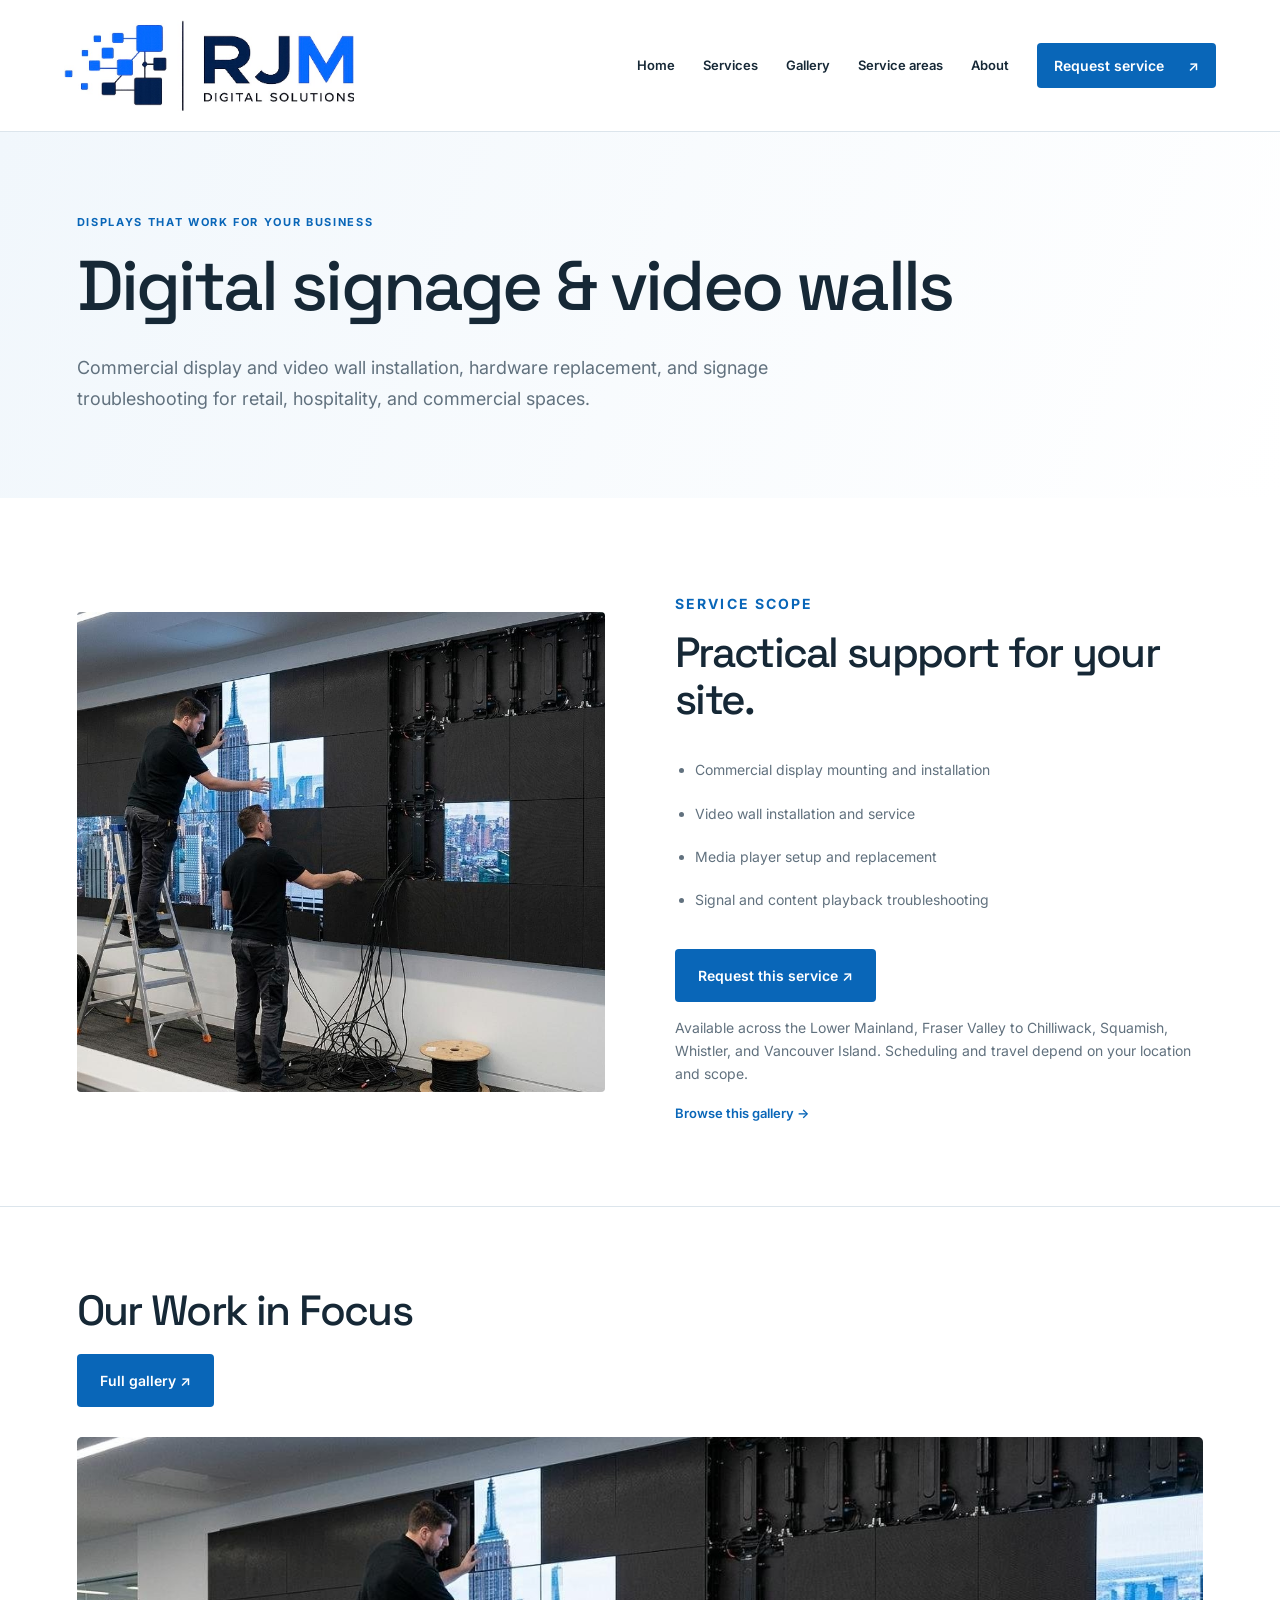
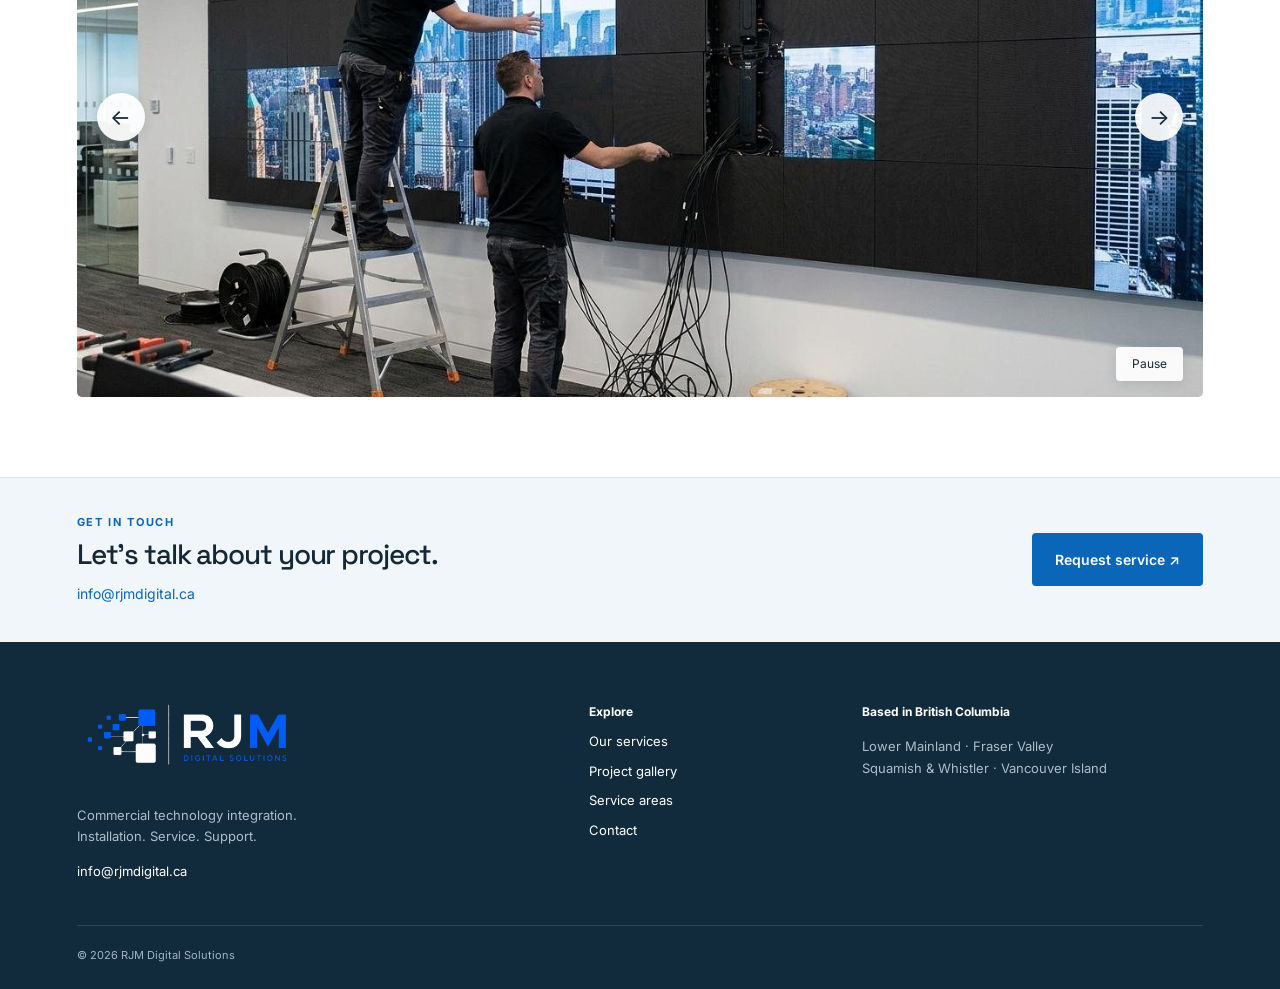
<file: digital-signage.html>
<!doctype html><html lang="en-CA"><head><meta charset="utf-8"><meta name="viewport" content="width=device-width,initial-scale=1"><title>Digital signage & video walls in Vancouver & BC | RJM Digital</title><meta name="description" content="Commercial display and video wall installation, hardware replacement, and signage troubleshooting for retail, hospitality, and commercial spaces. Serving the Lower Mainland, Vancouver Island, Chilliwack, Squamish and Whistler."><link rel="canonical" href="https://rjmdigital.ca/digital-signage.html"><meta property="og:title" content="Digital signage & video walls in Vancouver & BC | RJM Digital"><meta property="og:description" content="Commercial display and video wall installation, hardware replacement, and signage troubleshooting for retail, hospitality, and commercial spaces. Serving the Lower Mainland, Vancouver Island, Chilliwack, Squamish and Whistler."><meta property="og:type" content="website"><meta property="og:url" content="https://rjmdigital.ca/digital-signage.html"><meta property="og:image" content="https://rjmdigital.ca/images/home-hero.png"><meta name="theme-color" content="#ffffff"><link rel="icon" href="favicon-light.png"><link rel="stylesheet" href="css/style.css"><script type="application/ld+json">{"@context": "https://schema.org", "@type": "ProfessionalService", "name": "RJM Digital Solutions", "url": "https://rjmdigital.ca/", "email": "info@rjmdigital.ca", "areaServed": ["Lower Mainland, BC", "Vancouver, BC", "Surrey, BC", "Fraser Valley, BC", "Chilliwack, BC", "Squamish, BC", "Whistler, BC", "Vancouver Island, BC"], "hasOfferCatalog": {"@type": "OfferCatalog", "name": "Commercial technology services", "itemListElement": [{"@type": "Offer", "itemOffered": {"@type": "Service", "name": "Digital menu boards"}}, {"@type": "Offer", "itemOffered": {"@type": "Service", "name": "Digital signage & video walls"}}, {"@type": "Offer", "itemOffered": {"@type": "Service", "name": "Security cameras"}}, {"@type": "Offer", "itemOffered": {"@type": "Service", "name": "Low-voltage cabling & networks"}}, {"@type": "Offer", "itemOffered": {"@type": "Service", "name": "Site surveys & inspections"}}, {"@type": "Offer", "itemOffered": {"@type": "Service", "name": "Field service & technology support"}}]}}</script><script defer src="js/app.js"></script></head><body><a class="skip" href="#main">Skip to content</a><header><a class="brand" href="index.html" aria-label="RJM Digital home"><img src="images/rjm-original-logo-0f4817df.jpg" alt="RJM Digital Solutions" width="815" height="255"></a><button class="menu" aria-expanded="false" aria-controls="nav">Menu</button><nav id="nav"><a href="index.html" >Home</a><a href="services.html" >Services</a><a href="gallery.html" >Gallery</a><a href="service-areas.html" >Service areas</a><a href="about.html" >About</a><a class="button small" href="contact.html">Request service <span>↗</span></a></nav></header><main id="main"><section class="page-intro section"><p class="eyebrow">Displays that work for your business</p><h1>Digital signage & video walls</h1><p class="lead">Commercial display and video wall installation, hardware replacement, and signage troubleshooting for retail, hospitality, and commercial spaces.</p></section><section class="section detail"><img src="images/video-wall-install.jpg" alt="Digital signage & video walls" width="1000" height="750"><div><p class="eyebrow">Service scope</p><h2>Practical support for your site.</h2><ul><li>Commercial display mounting and installation</li><li>Video wall installation and service</li><li>Media player setup and replacement</li><li>Signal and content playback troubleshooting</li></ul><a class="button" href="contact.html?service=digital-signage">Request this service ↗</a><p>Available across the Lower Mainland, Fraser Valley to Chilliwack, Squamish, Whistler, and Vancouver Island. Scheduling and travel depend on your location and scope.</p><a class="textlink" href="gallery.html?category=digital-signage">Browse this gallery →</a></div></section><section class="portfolio section"><div class="carousel-heading"><h2>Our Work in Focus</h2><a class="button" href="gallery.html">Full gallery ↗</a></div><div class="carousel-frame" role="region" aria-label="Project photo carousel"><div class="photo-strip" id="footer-gallery"></div><button class="carousel-prev" data-scroll="-1" aria-label="Previous photo">←</button><button class="carousel-next" data-scroll="1" aria-label="Next photo">→</button><button class="carousel-pause" aria-label="Pause automatic photo scrolling" aria-pressed="false">Pause</button></div></section><section class="bottom-contact section" aria-label="Contact RJM Digital"><div><p class="eyebrow">Get in touch</p><h2>Let’s talk about your project.</h2><a href="mailto:info@rjmdigital.ca">info@rjmdigital.ca</a></div><a class="button" href="contact.html">Request service ↗</a></section><footer><div><a class="footer-brand" href="index.html"><img src="images/rjm-footer-logo-upload.png" alt="RJM Digital Solutions" width="1463" height="502"></a><p>Commercial technology integration.<br>Installation. Service. Support.</p><a href="mailto:info@rjmdigital.ca">info@rjmdigital.ca</a></div><div><b>Explore</b><a href="services.html">Our services</a><a href="gallery.html">Project gallery</a><a href="service-areas.html">Service areas</a><a href="contact.html">Contact</a></div><div><b>Based in British Columbia</b><p>Lower Mainland · Fraser Valley<br>Squamish & Whistler · Vancouver Island</p></div><div class="copyright">© 2026 RJM Digital Solutions</div></footer></main><dialog id="lightbox"><button class="close" aria-label="Close image">×</button><button class="previous" aria-label="Previous image">←</button><figure><img alt=""><figcaption></figcaption></figure><button class="next" aria-label="Next image">→</button></dialog></body></html>
</file>
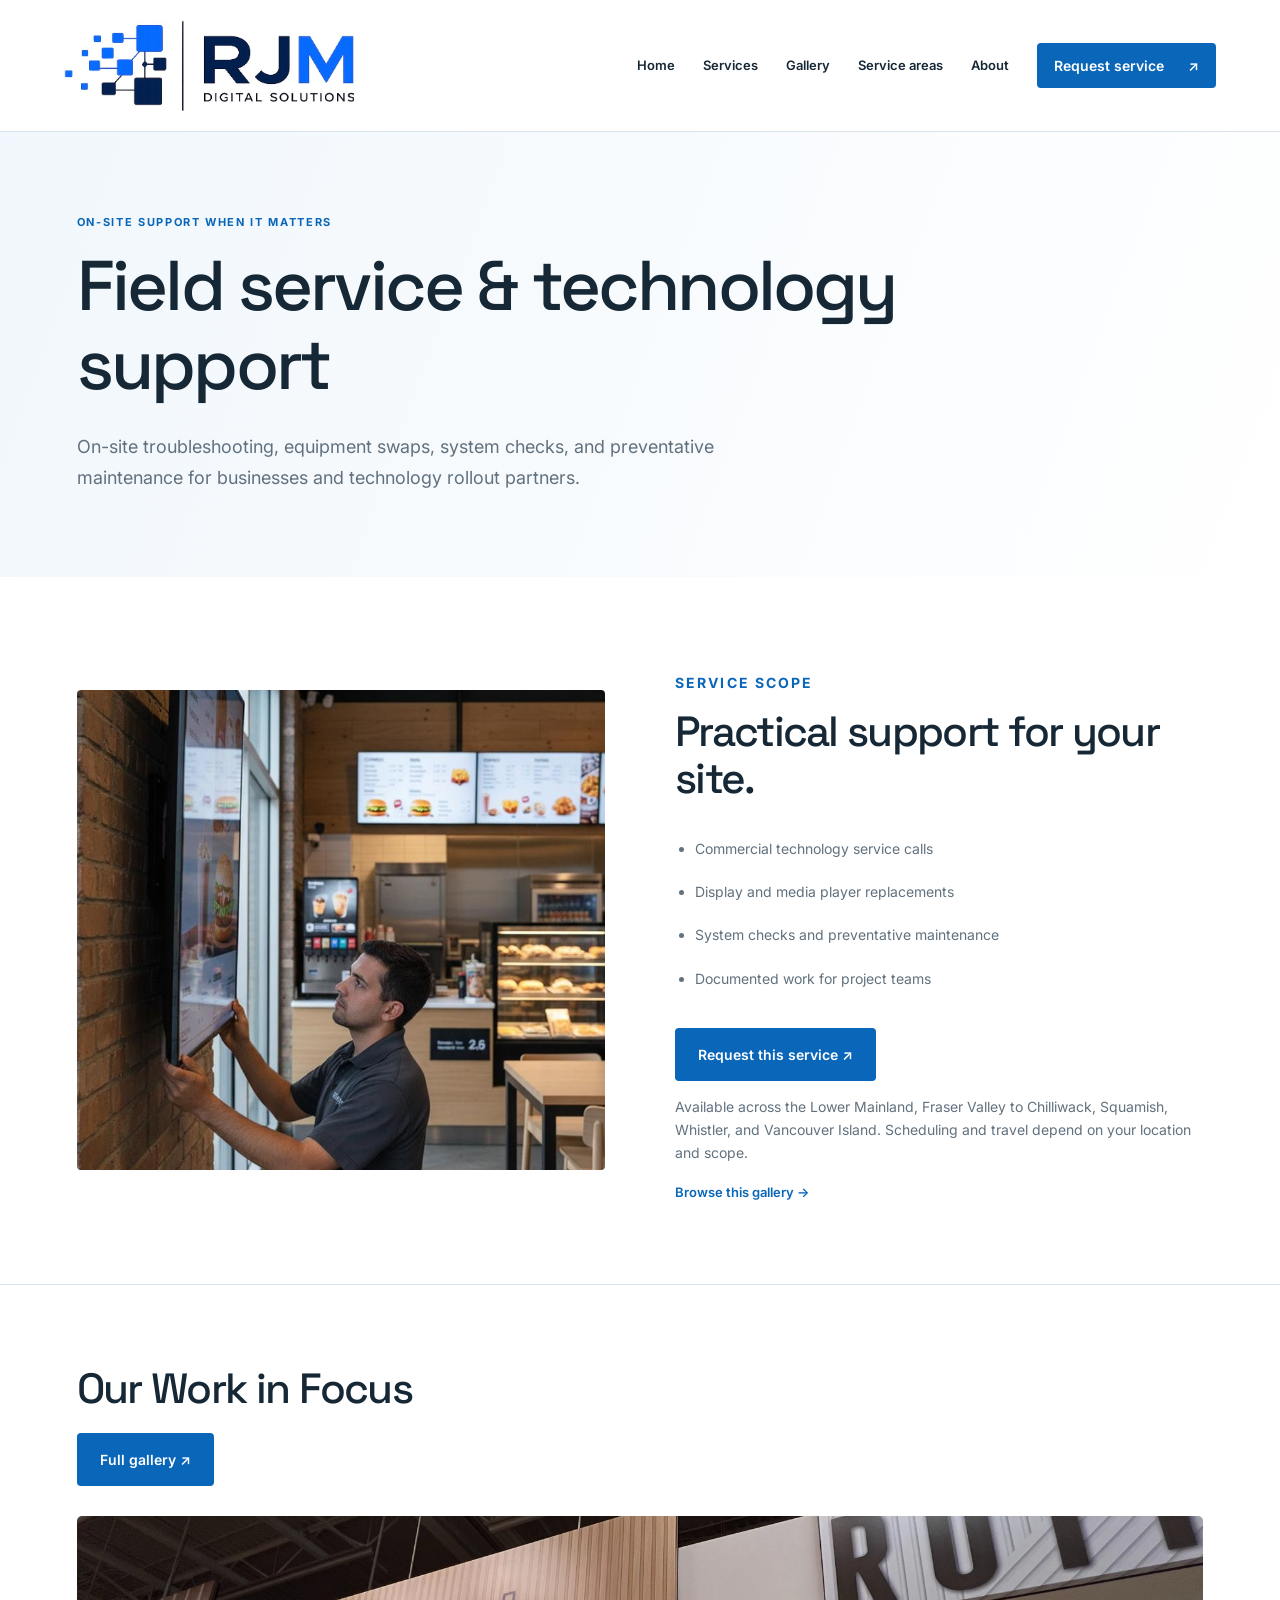
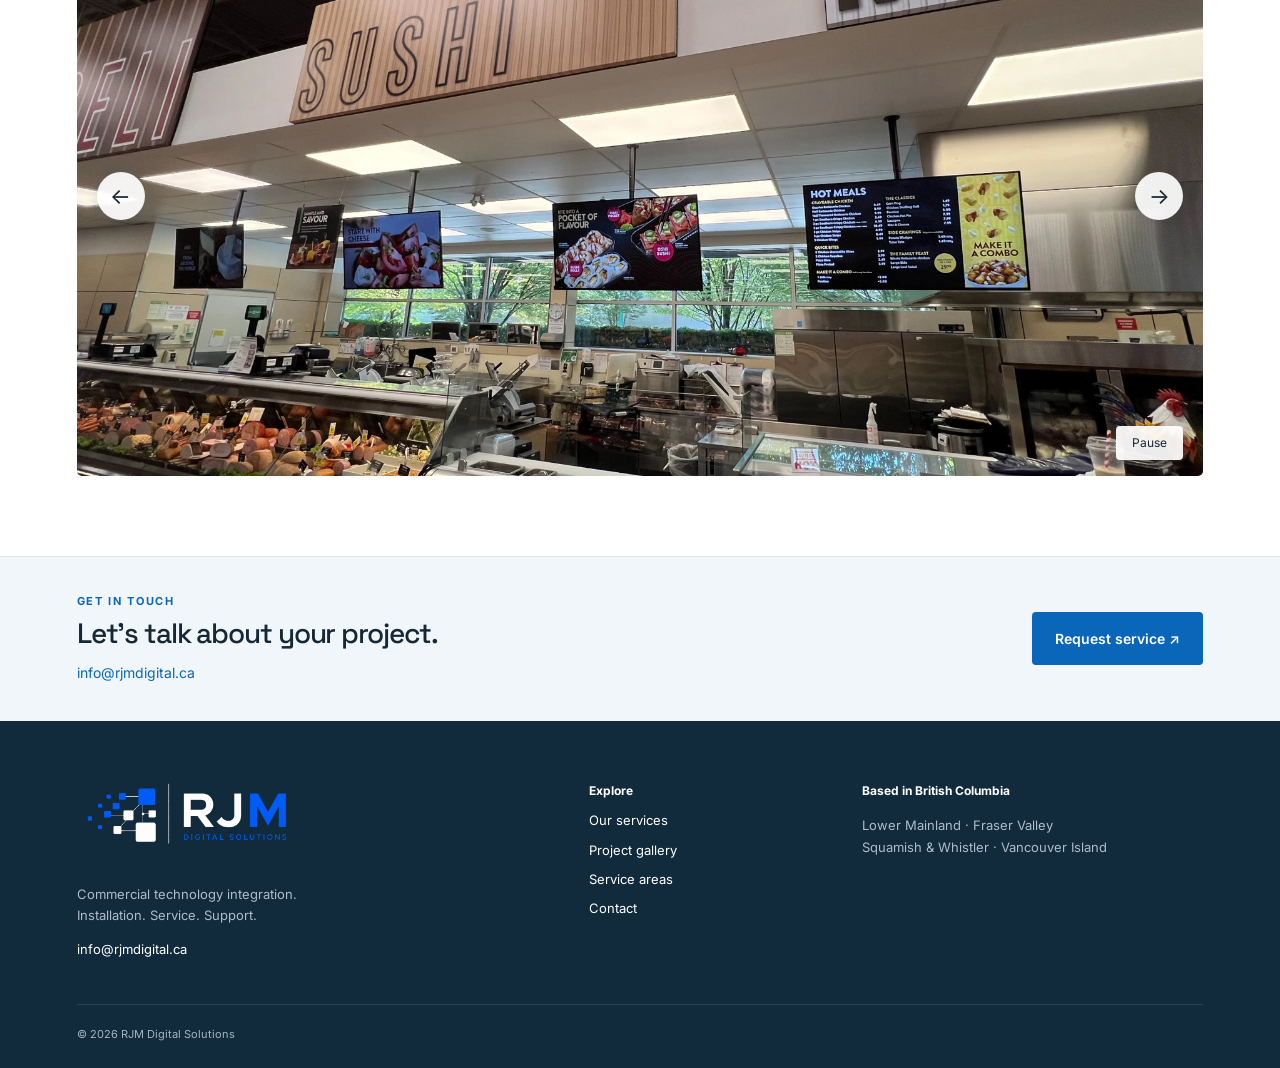
<file: field-service.html>
<!doctype html><html lang="en-CA"><head><meta charset="utf-8"><meta name="viewport" content="width=device-width,initial-scale=1"><title>Field service & technology support in Vancouver & BC | RJM Digital</title><meta name="description" content="On-site troubleshooting, equipment swaps, system checks, and preventative maintenance for businesses and technology rollout partners. Serving the Lower Mainland, Vancouver Island, Chilliwack, Squamish and Whistler."><link rel="canonical" href="https://rjmdigital.ca/field-service.html"><meta property="og:title" content="Field service & technology support in Vancouver & BC | RJM Digital"><meta property="og:description" content="On-site troubleshooting, equipment swaps, system checks, and preventative maintenance for businesses and technology rollout partners. Serving the Lower Mainland, Vancouver Island, Chilliwack, Squamish and Whistler."><meta property="og:type" content="website"><meta property="og:url" content="https://rjmdigital.ca/field-service.html"><meta property="og:image" content="https://rjmdigital.ca/images/home-hero.png"><meta name="theme-color" content="#ffffff"><link rel="icon" href="favicon-light.png"><link rel="stylesheet" href="css/style.css"><script type="application/ld+json">{"@context": "https://schema.org", "@type": "ProfessionalService", "name": "RJM Digital Solutions", "url": "https://rjmdigital.ca/", "email": "info@rjmdigital.ca", "areaServed": ["Lower Mainland, BC", "Vancouver, BC", "Surrey, BC", "Fraser Valley, BC", "Chilliwack, BC", "Squamish, BC", "Whistler, BC", "Vancouver Island, BC"], "hasOfferCatalog": {"@type": "OfferCatalog", "name": "Commercial technology services", "itemListElement": [{"@type": "Offer", "itemOffered": {"@type": "Service", "name": "Digital menu boards"}}, {"@type": "Offer", "itemOffered": {"@type": "Service", "name": "Digital signage & video walls"}}, {"@type": "Offer", "itemOffered": {"@type": "Service", "name": "Security cameras"}}, {"@type": "Offer", "itemOffered": {"@type": "Service", "name": "Low-voltage cabling & networks"}}, {"@type": "Offer", "itemOffered": {"@type": "Service", "name": "Site surveys & inspections"}}, {"@type": "Offer", "itemOffered": {"@type": "Service", "name": "Field service & technology support"}}]}}</script><script defer src="js/app.js"></script></head><body><a class="skip" href="#main">Skip to content</a><header><a class="brand" href="index.html" aria-label="RJM Digital home"><img src="images/rjm-original-logo-0f4817df.jpg" alt="RJM Digital Solutions" width="815" height="255"></a><button class="menu" aria-expanded="false" aria-controls="nav">Menu</button><nav id="nav"><a href="index.html" >Home</a><a href="services.html" >Services</a><a href="gallery.html" >Gallery</a><a href="service-areas.html" >Service areas</a><a href="about.html" >About</a><a class="button small" href="contact.html">Request service <span>↗</span></a></nav></header><main id="main"><section class="page-intro section"><p class="eyebrow">On-site support when it matters</p><h1>Field service & technology support</h1><p class="lead">On-site troubleshooting, equipment swaps, system checks, and preventative maintenance for businesses and technology rollout partners.</p></section><section class="section detail"><img src="images/digital-signage-tech.jpg" alt="Field service & technology support" width="1000" height="750"><div><p class="eyebrow">Service scope</p><h2>Practical support for your site.</h2><ul><li>Commercial technology service calls</li><li>Display and media player replacements</li><li>System checks and preventative maintenance</li><li>Documented work for project teams</li></ul><a class="button" href="contact.html?service=field-service">Request this service ↗</a><p>Available across the Lower Mainland, Fraser Valley to Chilliwack, Squamish, Whistler, and Vancouver Island. Scheduling and travel depend on your location and scope.</p><a class="textlink" href="gallery.html?category=field-service">Browse this gallery →</a></div></section><section class="portfolio section"><div class="carousel-heading"><h2>Our Work in Focus</h2><a class="button" href="gallery.html">Full gallery ↗</a></div><div class="carousel-frame" role="region" aria-label="Project photo carousel"><div class="photo-strip" id="footer-gallery"></div><button class="carousel-prev" data-scroll="-1" aria-label="Previous photo">←</button><button class="carousel-next" data-scroll="1" aria-label="Next photo">→</button><button class="carousel-pause" aria-label="Pause automatic photo scrolling" aria-pressed="false">Pause</button></div></section><section class="bottom-contact section" aria-label="Contact RJM Digital"><div><p class="eyebrow">Get in touch</p><h2>Let’s talk about your project.</h2><a href="mailto:info@rjmdigital.ca">info@rjmdigital.ca</a></div><a class="button" href="contact.html">Request service ↗</a></section><footer><div><a class="footer-brand" href="index.html"><img src="images/rjm-footer-logo-upload.png" alt="RJM Digital Solutions" width="1463" height="502"></a><p>Commercial technology integration.<br>Installation. Service. Support.</p><a href="mailto:info@rjmdigital.ca">info@rjmdigital.ca</a></div><div><b>Explore</b><a href="services.html">Our services</a><a href="gallery.html">Project gallery</a><a href="service-areas.html">Service areas</a><a href="contact.html">Contact</a></div><div><b>Based in British Columbia</b><p>Lower Mainland · Fraser Valley<br>Squamish & Whistler · Vancouver Island</p></div><div class="copyright">© 2026 RJM Digital Solutions</div></footer></main><dialog id="lightbox"><button class="close" aria-label="Close image">×</button><button class="previous" aria-label="Previous image">←</button><figure><img alt=""><figcaption></figcaption></figure><button class="next" aria-label="Next image">→</button></dialog></body></html>
</file>
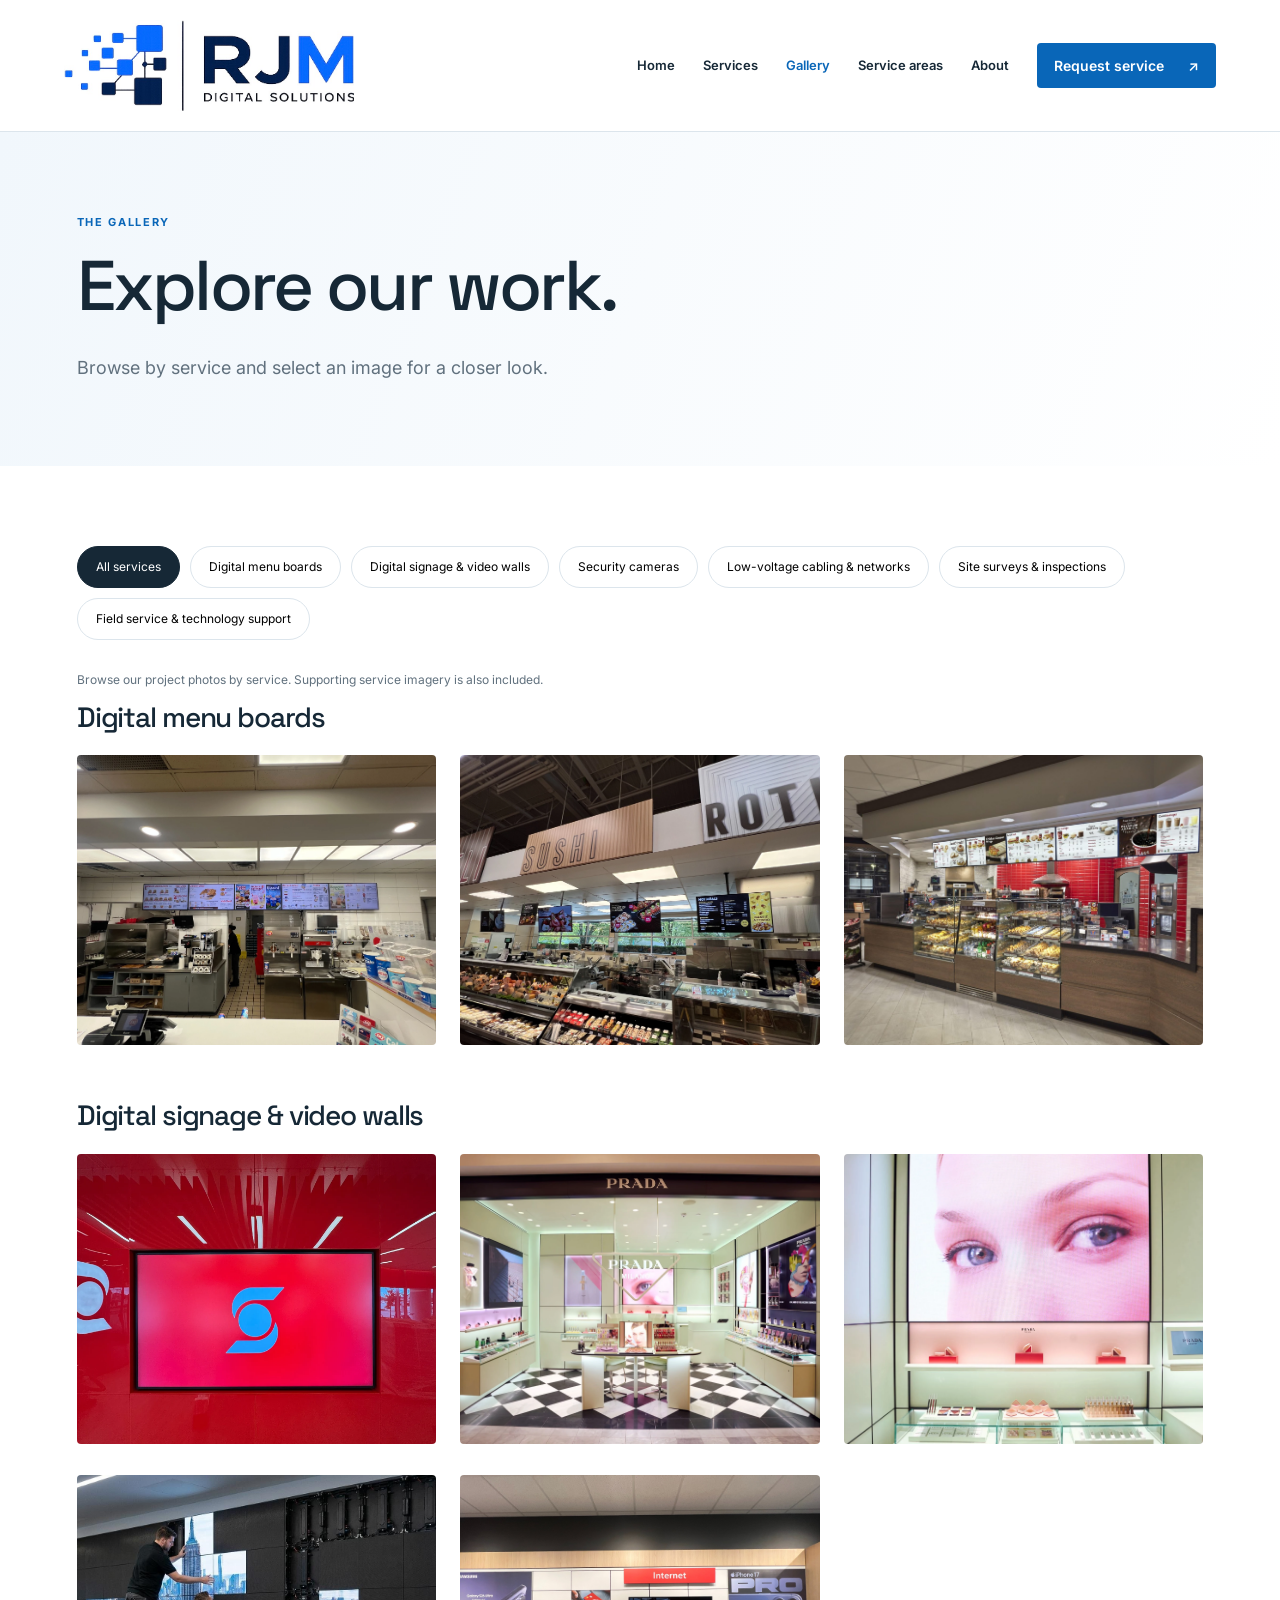
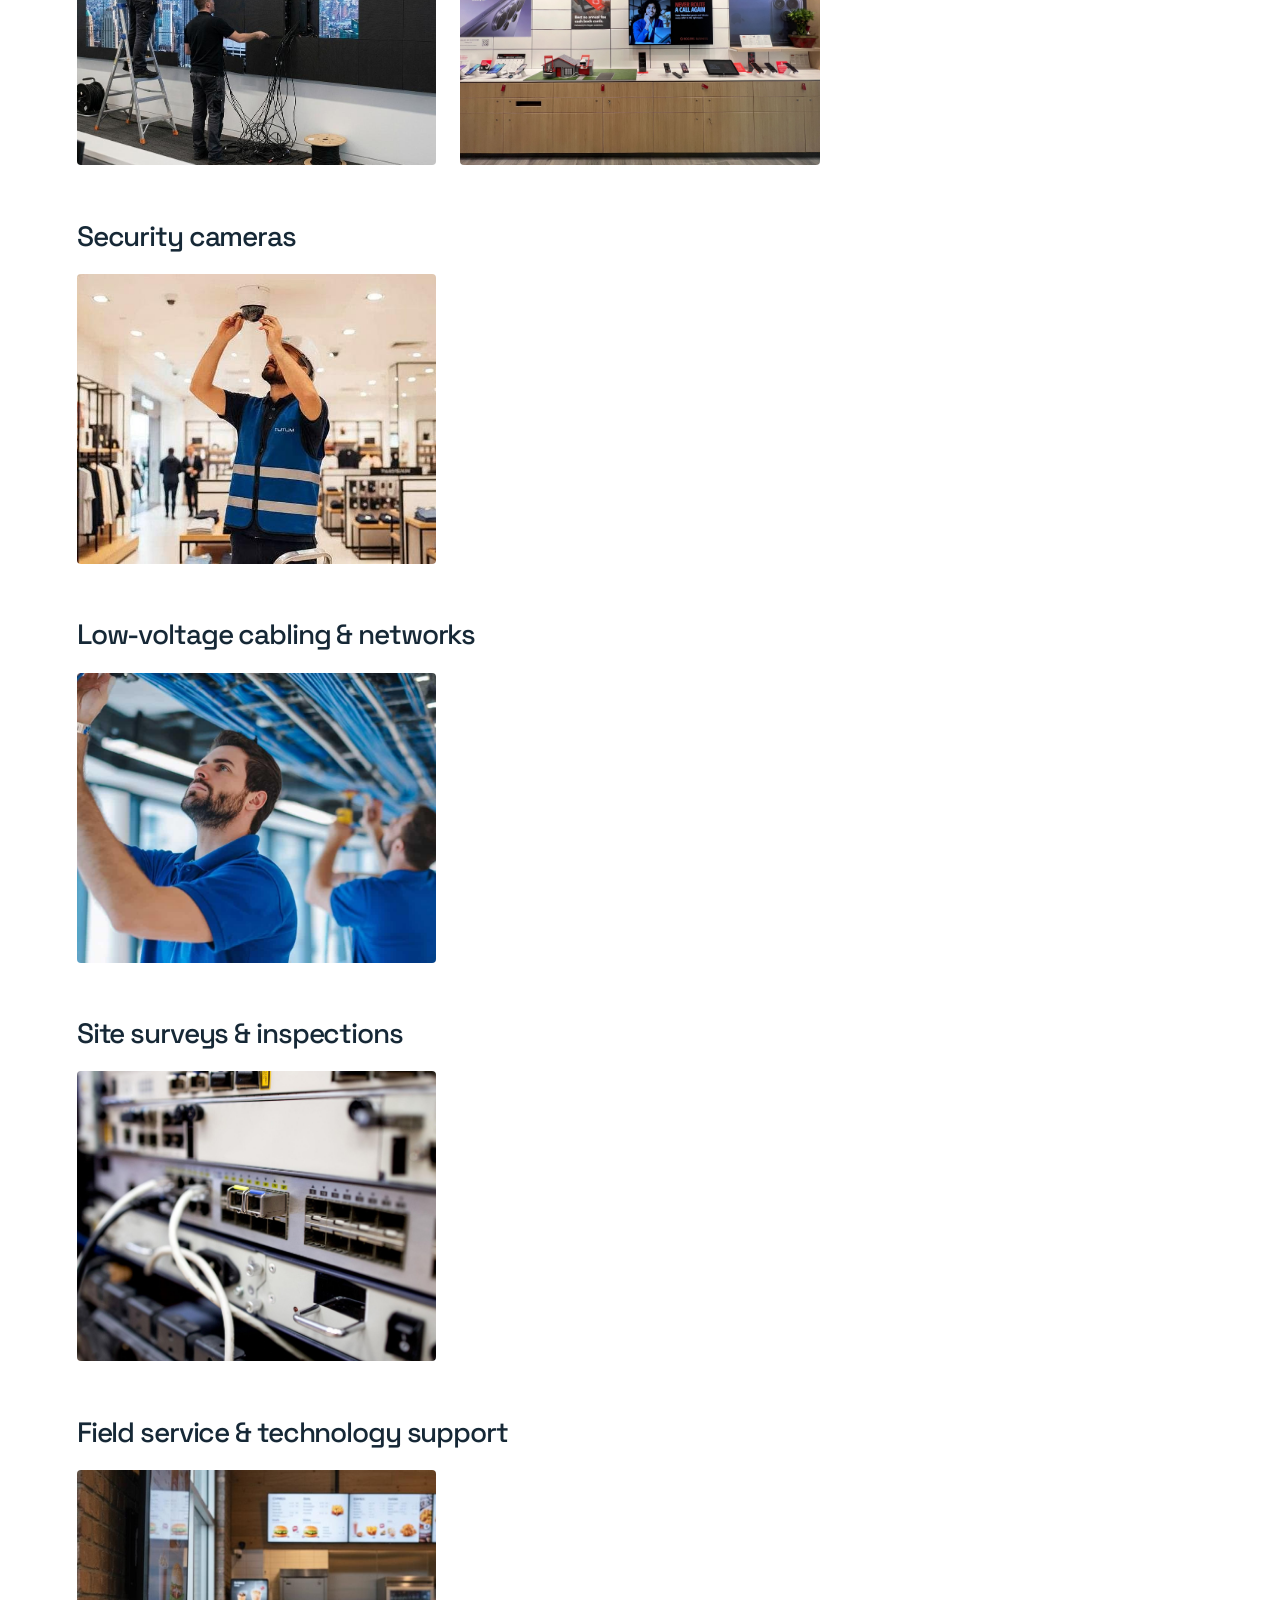
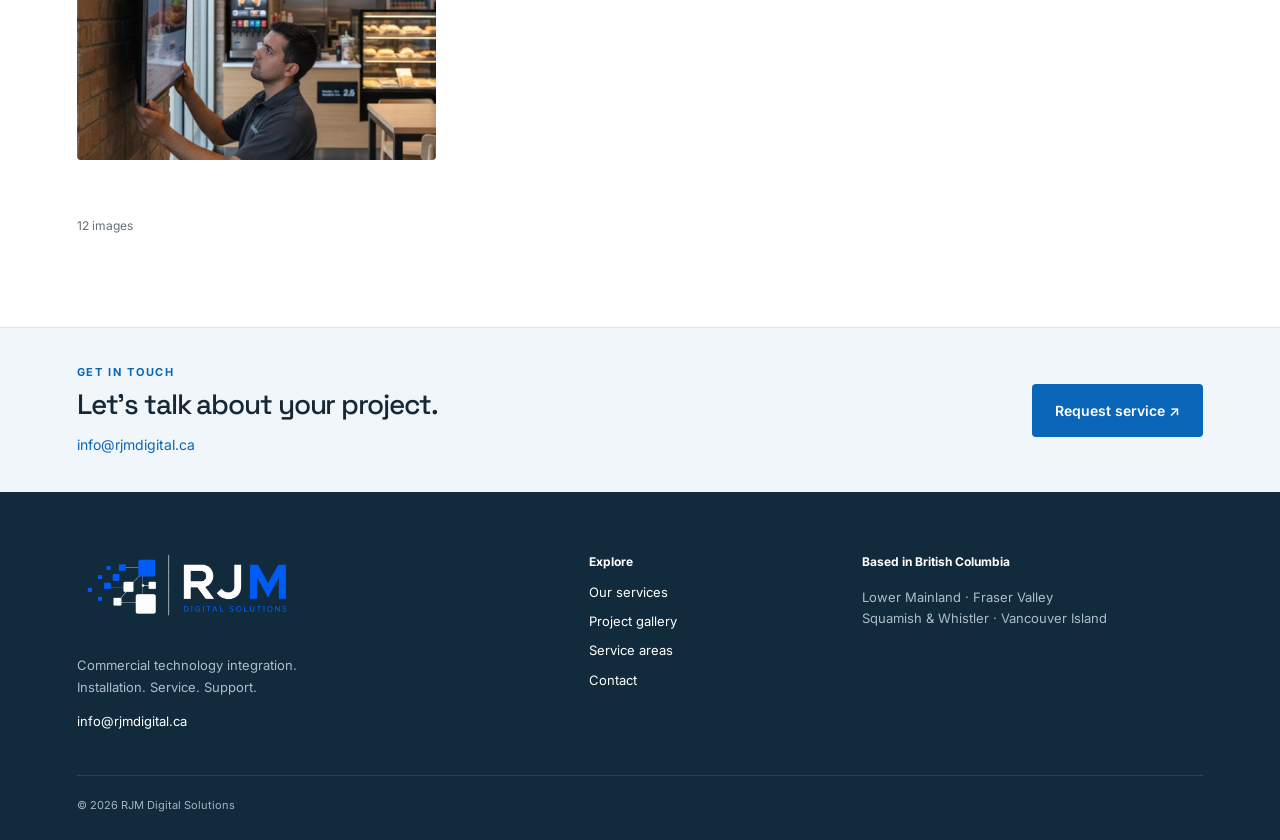
<file: gallery.html>
<!doctype html><html lang="en-CA"><head><meta charset="utf-8"><meta name="viewport" content="width=device-width,initial-scale=1"><title>Commercial Technology Gallery | RJM Digital Solutions</title><meta name="description" content="Browse signage, menu board, camera, network and field service imagery by category. Explore RJM Digital commercial technology services."><link rel="canonical" href="https://rjmdigital.ca/gallery.html"><meta property="og:title" content="Commercial Technology Gallery | RJM Digital Solutions"><meta property="og:description" content="Browse signage, menu board, camera, network and field service imagery by category. Explore RJM Digital commercial technology services."><meta property="og:type" content="website"><meta property="og:url" content="https://rjmdigital.ca/gallery.html"><meta property="og:image" content="https://rjmdigital.ca/images/home-hero.png"><meta name="theme-color" content="#ffffff"><link rel="icon" href="favicon-light.png"><link rel="stylesheet" href="css/style.css"><script type="application/ld+json">{"@context": "https://schema.org", "@type": "ProfessionalService", "name": "RJM Digital Solutions", "url": "https://rjmdigital.ca/", "email": "info@rjmdigital.ca", "areaServed": ["Lower Mainland, BC", "Vancouver, BC", "Surrey, BC", "Fraser Valley, BC", "Chilliwack, BC", "Squamish, BC", "Whistler, BC", "Vancouver Island, BC"], "hasOfferCatalog": {"@type": "OfferCatalog", "name": "Commercial technology services", "itemListElement": [{"@type": "Offer", "itemOffered": {"@type": "Service", "name": "Digital menu boards"}}, {"@type": "Offer", "itemOffered": {"@type": "Service", "name": "Digital signage & video walls"}}, {"@type": "Offer", "itemOffered": {"@type": "Service", "name": "Security cameras"}}, {"@type": "Offer", "itemOffered": {"@type": "Service", "name": "Low-voltage cabling & networks"}}, {"@type": "Offer", "itemOffered": {"@type": "Service", "name": "Site surveys & inspections"}}, {"@type": "Offer", "itemOffered": {"@type": "Service", "name": "Field service & technology support"}}]}}</script><script defer src="js/app.js"></script></head><body><a class="skip" href="#main">Skip to content</a><header><a class="brand" href="index.html" aria-label="RJM Digital home"><img src="images/rjm-original-logo-0f4817df.jpg" alt="RJM Digital Solutions" width="815" height="255"></a><button class="menu" aria-expanded="false" aria-controls="nav">Menu</button><nav id="nav"><a href="index.html" >Home</a><a href="services.html" >Services</a><a href="gallery.html" aria-current="page">Gallery</a><a href="service-areas.html" >Service areas</a><a href="about.html" >About</a><a class="button small" href="contact.html">Request service <span>↗</span></a></nav></header><main id="main"><section class="page-intro section"><p class="eyebrow">The gallery</p><h1>Explore our work.</h1><p class="lead">Browse by service and select an image for a closer look.</p></section><section class="section gallery-section"><div class="filters" role="group" aria-label="Filter gallery"><button data-filter="all" aria-pressed="true">All services</button><button data-filter="digital-menu-boards" aria-pressed="false">Digital menu boards</button><button data-filter="digital-signage" aria-pressed="false">Digital signage & video walls</button><button data-filter="security-cameras" aria-pressed="false">Security cameras</button><button data-filter="low-voltage-cabling" aria-pressed="false">Low-voltage cabling & networks</button><button data-filter="site-surveys" aria-pressed="false">Site surveys & inspections</button><button data-filter="field-service" aria-pressed="false">Field service & technology support</button></div><p class="gallery-note">Browse our project photos by service. Supporting service imagery is also included.</p><div id="gallery-grid" class="gallery-grid"></div><p id="gallery-count" aria-live="polite"></p></section><section class="bottom-contact section" aria-label="Contact RJM Digital"><div><p class="eyebrow">Get in touch</p><h2>Let’s talk about your project.</h2><a href="mailto:info@rjmdigital.ca">info@rjmdigital.ca</a></div><a class="button" href="contact.html">Request service ↗</a></section><footer><div><a class="footer-brand" href="index.html"><img src="images/rjm-footer-logo-upload.png" alt="RJM Digital Solutions" width="1463" height="502"></a><p>Commercial technology integration.<br>Installation. Service. Support.</p><a href="mailto:info@rjmdigital.ca">info@rjmdigital.ca</a></div><div><b>Explore</b><a href="services.html">Our services</a><a href="gallery.html">Project gallery</a><a href="service-areas.html">Service areas</a><a href="contact.html">Contact</a></div><div><b>Based in British Columbia</b><p>Lower Mainland · Fraser Valley<br>Squamish & Whistler · Vancouver Island</p></div><div class="copyright">© 2026 RJM Digital Solutions</div></footer></main><dialog id="lightbox"><button class="close" aria-label="Close image">×</button><button class="previous" aria-label="Previous image">←</button><figure><img alt=""><figcaption></figcaption></figure><button class="next" aria-label="Next image">→</button></dialog></body></html>
</file>
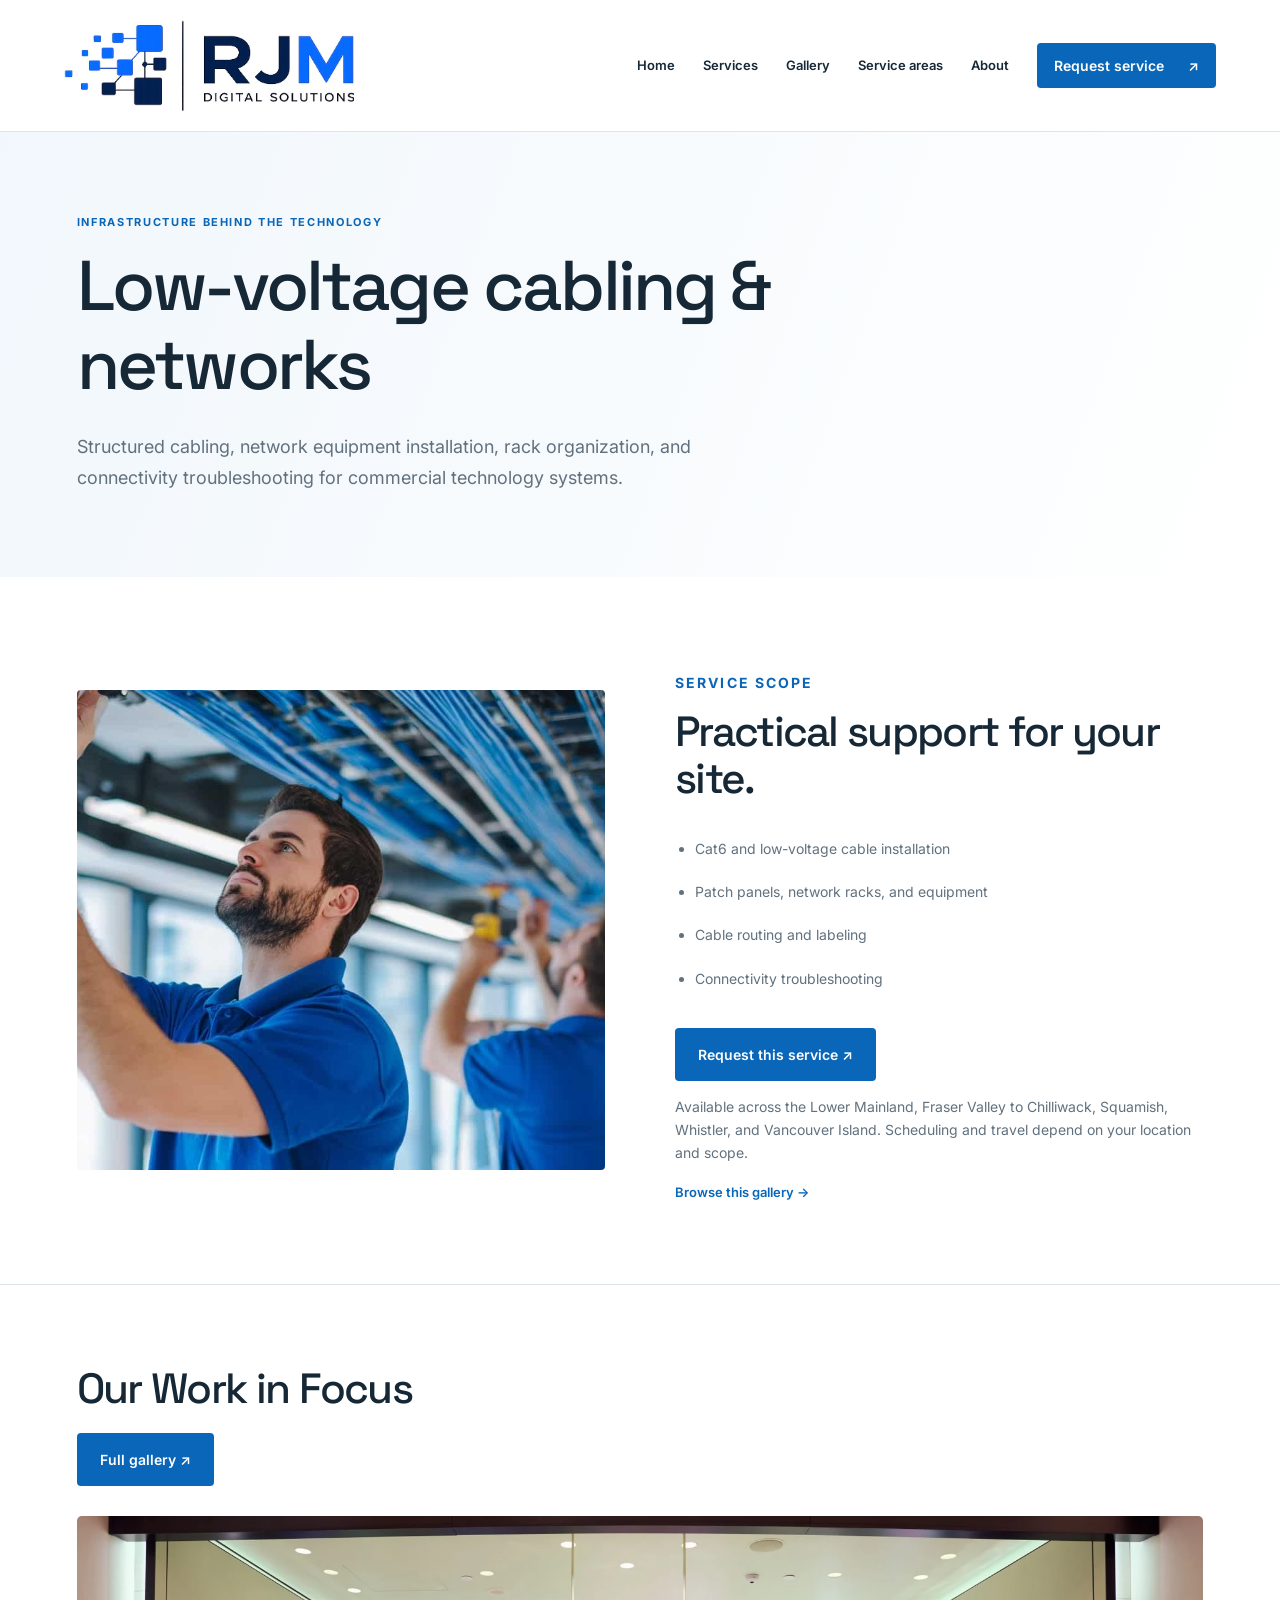
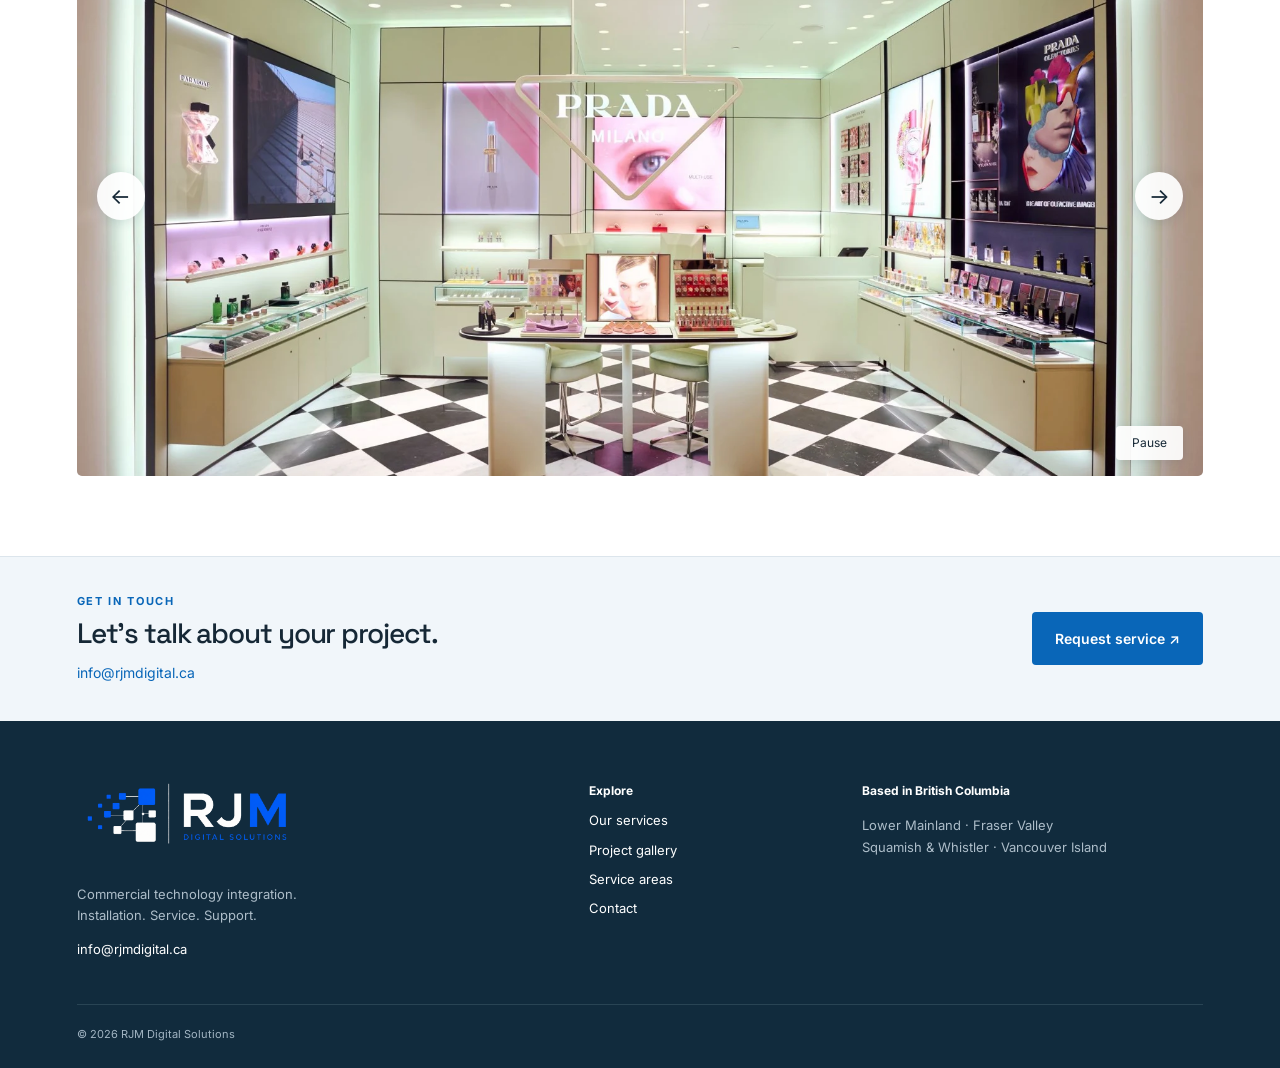
<file: low-voltage-cabling.html>
<!doctype html><html lang="en-CA"><head><meta charset="utf-8"><meta name="viewport" content="width=device-width,initial-scale=1"><title>Low-voltage cabling & networks in Vancouver & BC | RJM Digital</title><meta name="description" content="Structured cabling, network equipment installation, rack organization, and connectivity troubleshooting for commercial technology systems. Serving the Lower Mainland, Vancouver Island, Chilliwack, Squamish and Whistler."><link rel="canonical" href="https://rjmdigital.ca/low-voltage-cabling.html"><meta property="og:title" content="Low-voltage cabling & networks in Vancouver & BC | RJM Digital"><meta property="og:description" content="Structured cabling, network equipment installation, rack organization, and connectivity troubleshooting for commercial technology systems. Serving the Lower Mainland, Vancouver Island, Chilliwack, Squamish and Whistler."><meta property="og:type" content="website"><meta property="og:url" content="https://rjmdigital.ca/low-voltage-cabling.html"><meta property="og:image" content="https://rjmdigital.ca/images/home-hero.png"><meta name="theme-color" content="#ffffff"><link rel="icon" href="favicon-light.png"><link rel="stylesheet" href="css/style.css"><script type="application/ld+json">{"@context": "https://schema.org", "@type": "ProfessionalService", "name": "RJM Digital Solutions", "url": "https://rjmdigital.ca/", "email": "info@rjmdigital.ca", "areaServed": ["Lower Mainland, BC", "Vancouver, BC", "Surrey, BC", "Fraser Valley, BC", "Chilliwack, BC", "Squamish, BC", "Whistler, BC", "Vancouver Island, BC"], "hasOfferCatalog": {"@type": "OfferCatalog", "name": "Commercial technology services", "itemListElement": [{"@type": "Offer", "itemOffered": {"@type": "Service", "name": "Digital menu boards"}}, {"@type": "Offer", "itemOffered": {"@type": "Service", "name": "Digital signage & video walls"}}, {"@type": "Offer", "itemOffered": {"@type": "Service", "name": "Security cameras"}}, {"@type": "Offer", "itemOffered": {"@type": "Service", "name": "Low-voltage cabling & networks"}}, {"@type": "Offer", "itemOffered": {"@type": "Service", "name": "Site surveys & inspections"}}, {"@type": "Offer", "itemOffered": {"@type": "Service", "name": "Field service & technology support"}}]}}</script><script defer src="js/app.js"></script></head><body><a class="skip" href="#main">Skip to content</a><header><a class="brand" href="index.html" aria-label="RJM Digital home"><img src="images/rjm-original-logo-0f4817df.jpg" alt="RJM Digital Solutions" width="815" height="255"></a><button class="menu" aria-expanded="false" aria-controls="nav">Menu</button><nav id="nav"><a href="index.html" >Home</a><a href="services.html" >Services</a><a href="gallery.html" >Gallery</a><a href="service-areas.html" >Service areas</a><a href="about.html" >About</a><a class="button small" href="contact.html">Request service <span>↗</span></a></nav></header><main id="main"><section class="page-intro section"><p class="eyebrow">Infrastructure behind the technology</p><h1>Low-voltage cabling & networks</h1><p class="lead">Structured cabling, network equipment installation, rack organization, and connectivity troubleshooting for commercial technology systems.</p></section><section class="section detail"><img src="images/low-voltage-cabling.jpg" alt="Low-voltage cabling & networks" width="1000" height="750"><div><p class="eyebrow">Service scope</p><h2>Practical support for your site.</h2><ul><li>Cat6 and low-voltage cable installation</li><li>Patch panels, network racks, and equipment</li><li>Cable routing and labeling</li><li>Connectivity troubleshooting</li></ul><a class="button" href="contact.html?service=low-voltage-cabling">Request this service ↗</a><p>Available across the Lower Mainland, Fraser Valley to Chilliwack, Squamish, Whistler, and Vancouver Island. Scheduling and travel depend on your location and scope.</p><a class="textlink" href="gallery.html?category=low-voltage-cabling">Browse this gallery →</a></div></section><section class="portfolio section"><div class="carousel-heading"><h2>Our Work in Focus</h2><a class="button" href="gallery.html">Full gallery ↗</a></div><div class="carousel-frame" role="region" aria-label="Project photo carousel"><div class="photo-strip" id="footer-gallery"></div><button class="carousel-prev" data-scroll="-1" aria-label="Previous photo">←</button><button class="carousel-next" data-scroll="1" aria-label="Next photo">→</button><button class="carousel-pause" aria-label="Pause automatic photo scrolling" aria-pressed="false">Pause</button></div></section><section class="bottom-contact section" aria-label="Contact RJM Digital"><div><p class="eyebrow">Get in touch</p><h2>Let’s talk about your project.</h2><a href="mailto:info@rjmdigital.ca">info@rjmdigital.ca</a></div><a class="button" href="contact.html">Request service ↗</a></section><footer><div><a class="footer-brand" href="index.html"><img src="images/rjm-footer-logo-upload.png" alt="RJM Digital Solutions" width="1463" height="502"></a><p>Commercial technology integration.<br>Installation. Service. Support.</p><a href="mailto:info@rjmdigital.ca">info@rjmdigital.ca</a></div><div><b>Explore</b><a href="services.html">Our services</a><a href="gallery.html">Project gallery</a><a href="service-areas.html">Service areas</a><a href="contact.html">Contact</a></div><div><b>Based in British Columbia</b><p>Lower Mainland · Fraser Valley<br>Squamish & Whistler · Vancouver Island</p></div><div class="copyright">© 2026 RJM Digital Solutions</div></footer></main><dialog id="lightbox"><button class="close" aria-label="Close image">×</button><button class="previous" aria-label="Previous image">←</button><figure><img alt=""><figcaption></figcaption></figure><button class="next" aria-label="Next image">→</button></dialog></body></html>
</file>
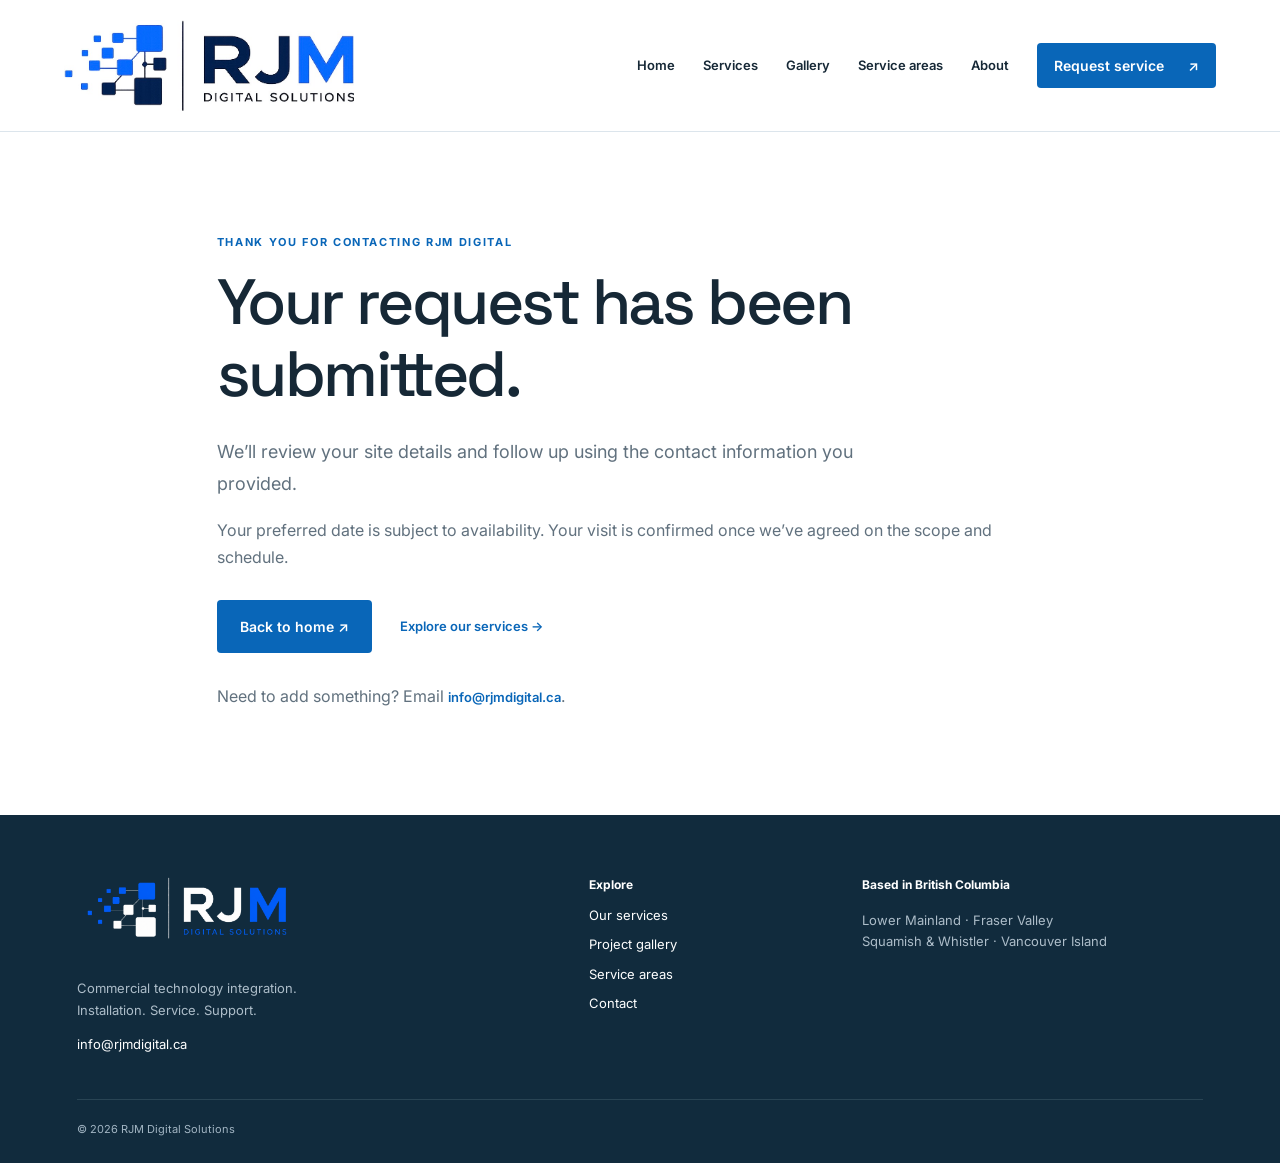
<file: request-confirmation.html>
<!doctype html><html lang="en-CA"><head><meta charset="utf-8"><meta name="viewport" content="width=device-width,initial-scale=1"><title>Request Submitted | RJM Digital</title><meta name="robots" content="noindex,follow"><meta name="description" content="Contact info@rjmdigital.ca for digital signage, menu boards, cameras, cabling and field service in Vancouver, the Lower Mainland and Vancouver Island."><link rel="canonical" href="https://rjmdigital.ca/request-confirmation.html"><meta property="og:title" content="Request Commercial Technology Service | RJM Digital BC"><meta property="og:description" content="Contact info@rjmdigital.ca for digital signage, menu boards, cameras, cabling and field service in Vancouver, the Lower Mainland and Vancouver Island."><meta property="og:type" content="website"><meta property="og:url" content="https://rjmdigital.ca/contact.html"><meta property="og:image" content="https://rjmdigital.ca/images/home-hero.png"><meta name="theme-color" content="#ffffff"><link rel="icon" href="favicon-light.png"><link rel="stylesheet" href="css/style.css"><script type="application/ld+json">{"@context": "https://schema.org", "@type": "ProfessionalService", "name": "RJM Digital Solutions", "url": "https://rjmdigital.ca/", "email": "info@rjmdigital.ca", "areaServed": ["Lower Mainland, BC", "Vancouver, BC", "Surrey, BC", "Fraser Valley, BC", "Chilliwack, BC", "Squamish, BC", "Whistler, BC", "Vancouver Island, BC"], "hasOfferCatalog": {"@type": "OfferCatalog", "name": "Commercial technology services", "itemListElement": [{"@type": "Offer", "itemOffered": {"@type": "Service", "name": "Digital menu boards"}}, {"@type": "Offer", "itemOffered": {"@type": "Service", "name": "Digital signage & video walls"}}, {"@type": "Offer", "itemOffered": {"@type": "Service", "name": "Security cameras"}}, {"@type": "Offer", "itemOffered": {"@type": "Service", "name": "Low-voltage cabling & networks"}}, {"@type": "Offer", "itemOffered": {"@type": "Service", "name": "Site surveys & inspections"}}, {"@type": "Offer", "itemOffered": {"@type": "Service", "name": "Field service & technology support"}}]}}</script><script defer src="js/app.js"></script></head><body><a class="skip" href="#main">Skip to content</a><header><a class="brand" href="index.html" aria-label="RJM Digital home"><img src="images/rjm-original-logo-0f4817df.jpg" alt="RJM Digital Solutions" width="815" height="255"></a><button class="menu" aria-expanded="false" aria-controls="nav">Menu</button><nav id="nav"><a href="index.html" >Home</a><a href="services.html" >Services</a><a href="gallery.html" >Gallery</a><a href="service-areas.html" >Service areas</a><a href="about.html" >About</a><a class="button small" href="contact.html">Request service <span>↗</span></a></nav></header><main id="main"><section class="section request-confirmation"><p class="eyebrow">Thank you for contacting RJM Digital</p><h1>Your request has been submitted.</h1><p class="lead">We’ll review your site details and follow up using the contact information you provided.</p><p>Your preferred date is subject to availability. Your visit is confirmed once we’ve agreed on the scope and schedule.</p><div class="actions"><a class="button" href="index.html">Back to home ↗</a><a class="textlink" href="services.html">Explore our services →</a></div><p>Need to add something? Email <a class="textlink" href="mailto:info@rjmdigital.ca">info@rjmdigital.ca</a>.</p></section><footer><div><a class="footer-brand" href="index.html"><img src="images/rjm-footer-logo-upload.png" alt="RJM Digital Solutions" width="1463" height="502"></a><p>Commercial technology integration.<br>Installation. Service. Support.</p><a href="mailto:info@rjmdigital.ca">info@rjmdigital.ca</a></div><div><b>Explore</b><a href="services.html">Our services</a><a href="gallery.html">Project gallery</a><a href="service-areas.html">Service areas</a><a href="contact.html">Contact</a></div><div><b>Based in British Columbia</b><p>Lower Mainland · Fraser Valley<br>Squamish & Whistler · Vancouver Island</p></div><div class="copyright">© 2026 RJM Digital Solutions</div></footer></main><dialog id="lightbox"><button class="close" aria-label="Close image">×</button><button class="previous" aria-label="Previous image">←</button><figure><img alt=""><figcaption></figcaption></figure><button class="next" aria-label="Next image">→</button></dialog></body></html>
</file>
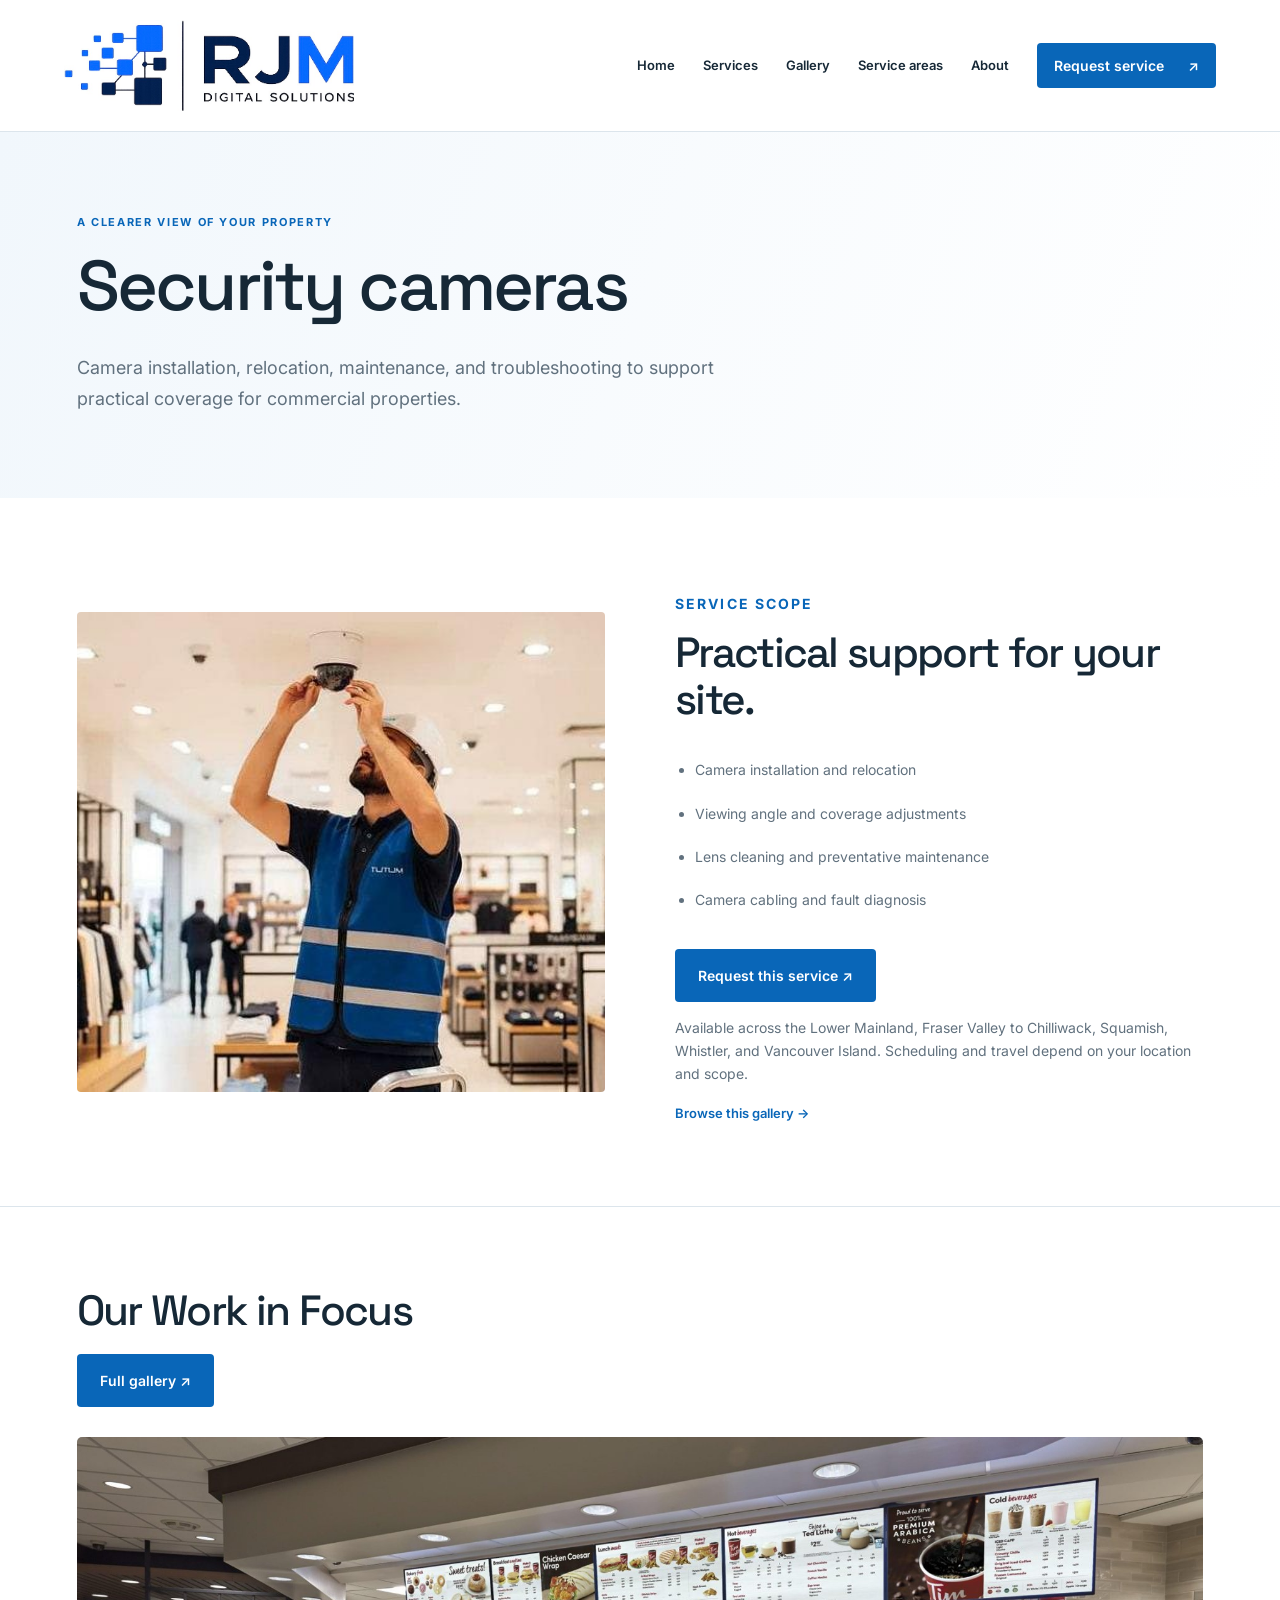
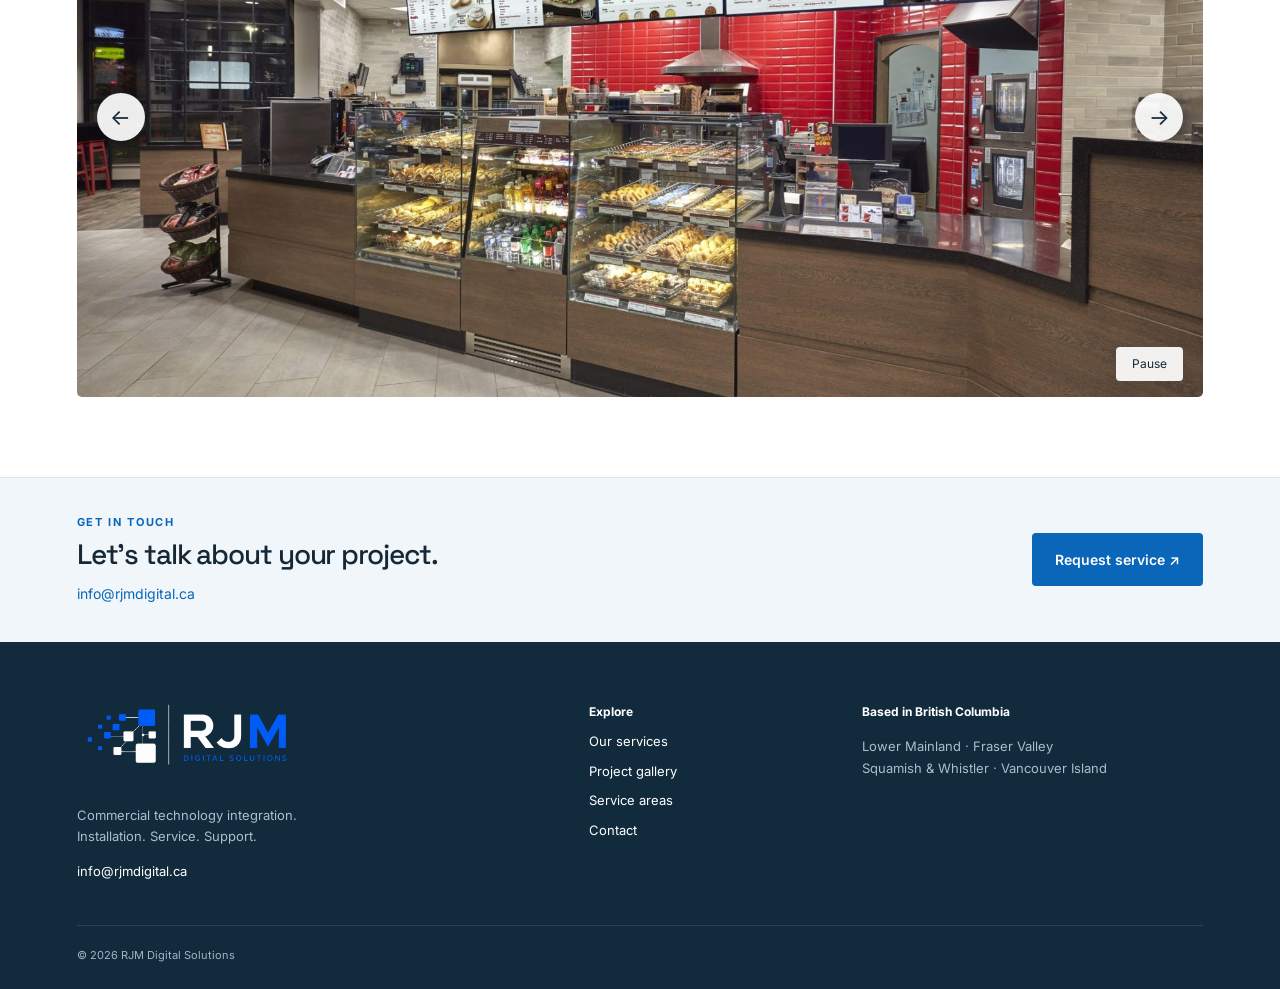
<file: security-cameras.html>
<!doctype html><html lang="en-CA"><head><meta charset="utf-8"><meta name="viewport" content="width=device-width,initial-scale=1"><title>Security cameras in Vancouver & BC | RJM Digital</title><meta name="description" content="Camera installation, relocation, maintenance, and troubleshooting to support practical coverage for commercial properties. Serving the Lower Mainland, Vancouver Island, Chilliwack, Squamish and Whistler."><link rel="canonical" href="https://rjmdigital.ca/security-cameras.html"><meta property="og:title" content="Security cameras in Vancouver & BC | RJM Digital"><meta property="og:description" content="Camera installation, relocation, maintenance, and troubleshooting to support practical coverage for commercial properties. Serving the Lower Mainland, Vancouver Island, Chilliwack, Squamish and Whistler."><meta property="og:type" content="website"><meta property="og:url" content="https://rjmdigital.ca/security-cameras.html"><meta property="og:image" content="https://rjmdigital.ca/images/home-hero.png"><meta name="theme-color" content="#ffffff"><link rel="icon" href="favicon-light.png"><link rel="stylesheet" href="css/style.css"><script type="application/ld+json">{"@context": "https://schema.org", "@type": "ProfessionalService", "name": "RJM Digital Solutions", "url": "https://rjmdigital.ca/", "email": "info@rjmdigital.ca", "areaServed": ["Lower Mainland, BC", "Vancouver, BC", "Surrey, BC", "Fraser Valley, BC", "Chilliwack, BC", "Squamish, BC", "Whistler, BC", "Vancouver Island, BC"], "hasOfferCatalog": {"@type": "OfferCatalog", "name": "Commercial technology services", "itemListElement": [{"@type": "Offer", "itemOffered": {"@type": "Service", "name": "Digital menu boards"}}, {"@type": "Offer", "itemOffered": {"@type": "Service", "name": "Digital signage & video walls"}}, {"@type": "Offer", "itemOffered": {"@type": "Service", "name": "Security cameras"}}, {"@type": "Offer", "itemOffered": {"@type": "Service", "name": "Low-voltage cabling & networks"}}, {"@type": "Offer", "itemOffered": {"@type": "Service", "name": "Site surveys & inspections"}}, {"@type": "Offer", "itemOffered": {"@type": "Service", "name": "Field service & technology support"}}]}}</script><script defer src="js/app.js"></script></head><body><a class="skip" href="#main">Skip to content</a><header><a class="brand" href="index.html" aria-label="RJM Digital home"><img src="images/rjm-original-logo-0f4817df.jpg" alt="RJM Digital Solutions" width="815" height="255"></a><button class="menu" aria-expanded="false" aria-controls="nav">Menu</button><nav id="nav"><a href="index.html" >Home</a><a href="services.html" >Services</a><a href="gallery.html" >Gallery</a><a href="service-areas.html" >Service areas</a><a href="about.html" >About</a><a class="button small" href="contact.html">Request service <span>↗</span></a></nav></header><main id="main"><section class="page-intro section"><p class="eyebrow">A clearer view of your property</p><h1>Security cameras</h1><p class="lead">Camera installation, relocation, maintenance, and troubleshooting to support practical coverage for commercial properties.</p></section><section class="section detail"><img src="images/security-camera-tech.jpg" alt="Security cameras" width="1000" height="750"><div><p class="eyebrow">Service scope</p><h2>Practical support for your site.</h2><ul><li>Camera installation and relocation</li><li>Viewing angle and coverage adjustments</li><li>Lens cleaning and preventative maintenance</li><li>Camera cabling and fault diagnosis</li></ul><a class="button" href="contact.html?service=security-cameras">Request this service ↗</a><p>Available across the Lower Mainland, Fraser Valley to Chilliwack, Squamish, Whistler, and Vancouver Island. Scheduling and travel depend on your location and scope.</p><a class="textlink" href="gallery.html?category=security-cameras">Browse this gallery →</a></div></section><section class="portfolio section"><div class="carousel-heading"><h2>Our Work in Focus</h2><a class="button" href="gallery.html">Full gallery ↗</a></div><div class="carousel-frame" role="region" aria-label="Project photo carousel"><div class="photo-strip" id="footer-gallery"></div><button class="carousel-prev" data-scroll="-1" aria-label="Previous photo">←</button><button class="carousel-next" data-scroll="1" aria-label="Next photo">→</button><button class="carousel-pause" aria-label="Pause automatic photo scrolling" aria-pressed="false">Pause</button></div></section><section class="bottom-contact section" aria-label="Contact RJM Digital"><div><p class="eyebrow">Get in touch</p><h2>Let’s talk about your project.</h2><a href="mailto:info@rjmdigital.ca">info@rjmdigital.ca</a></div><a class="button" href="contact.html">Request service ↗</a></section><footer><div><a class="footer-brand" href="index.html"><img src="images/rjm-footer-logo-upload.png" alt="RJM Digital Solutions" width="1463" height="502"></a><p>Commercial technology integration.<br>Installation. Service. Support.</p><a href="mailto:info@rjmdigital.ca">info@rjmdigital.ca</a></div><div><b>Explore</b><a href="services.html">Our services</a><a href="gallery.html">Project gallery</a><a href="service-areas.html">Service areas</a><a href="contact.html">Contact</a></div><div><b>Based in British Columbia</b><p>Lower Mainland · Fraser Valley<br>Squamish & Whistler · Vancouver Island</p></div><div class="copyright">© 2026 RJM Digital Solutions</div></footer></main><dialog id="lightbox"><button class="close" aria-label="Close image">×</button><button class="previous" aria-label="Previous image">←</button><figure><img alt=""><figcaption></figcaption></figure><button class="next" aria-label="Next image">→</button></dialog></body></html>
</file>
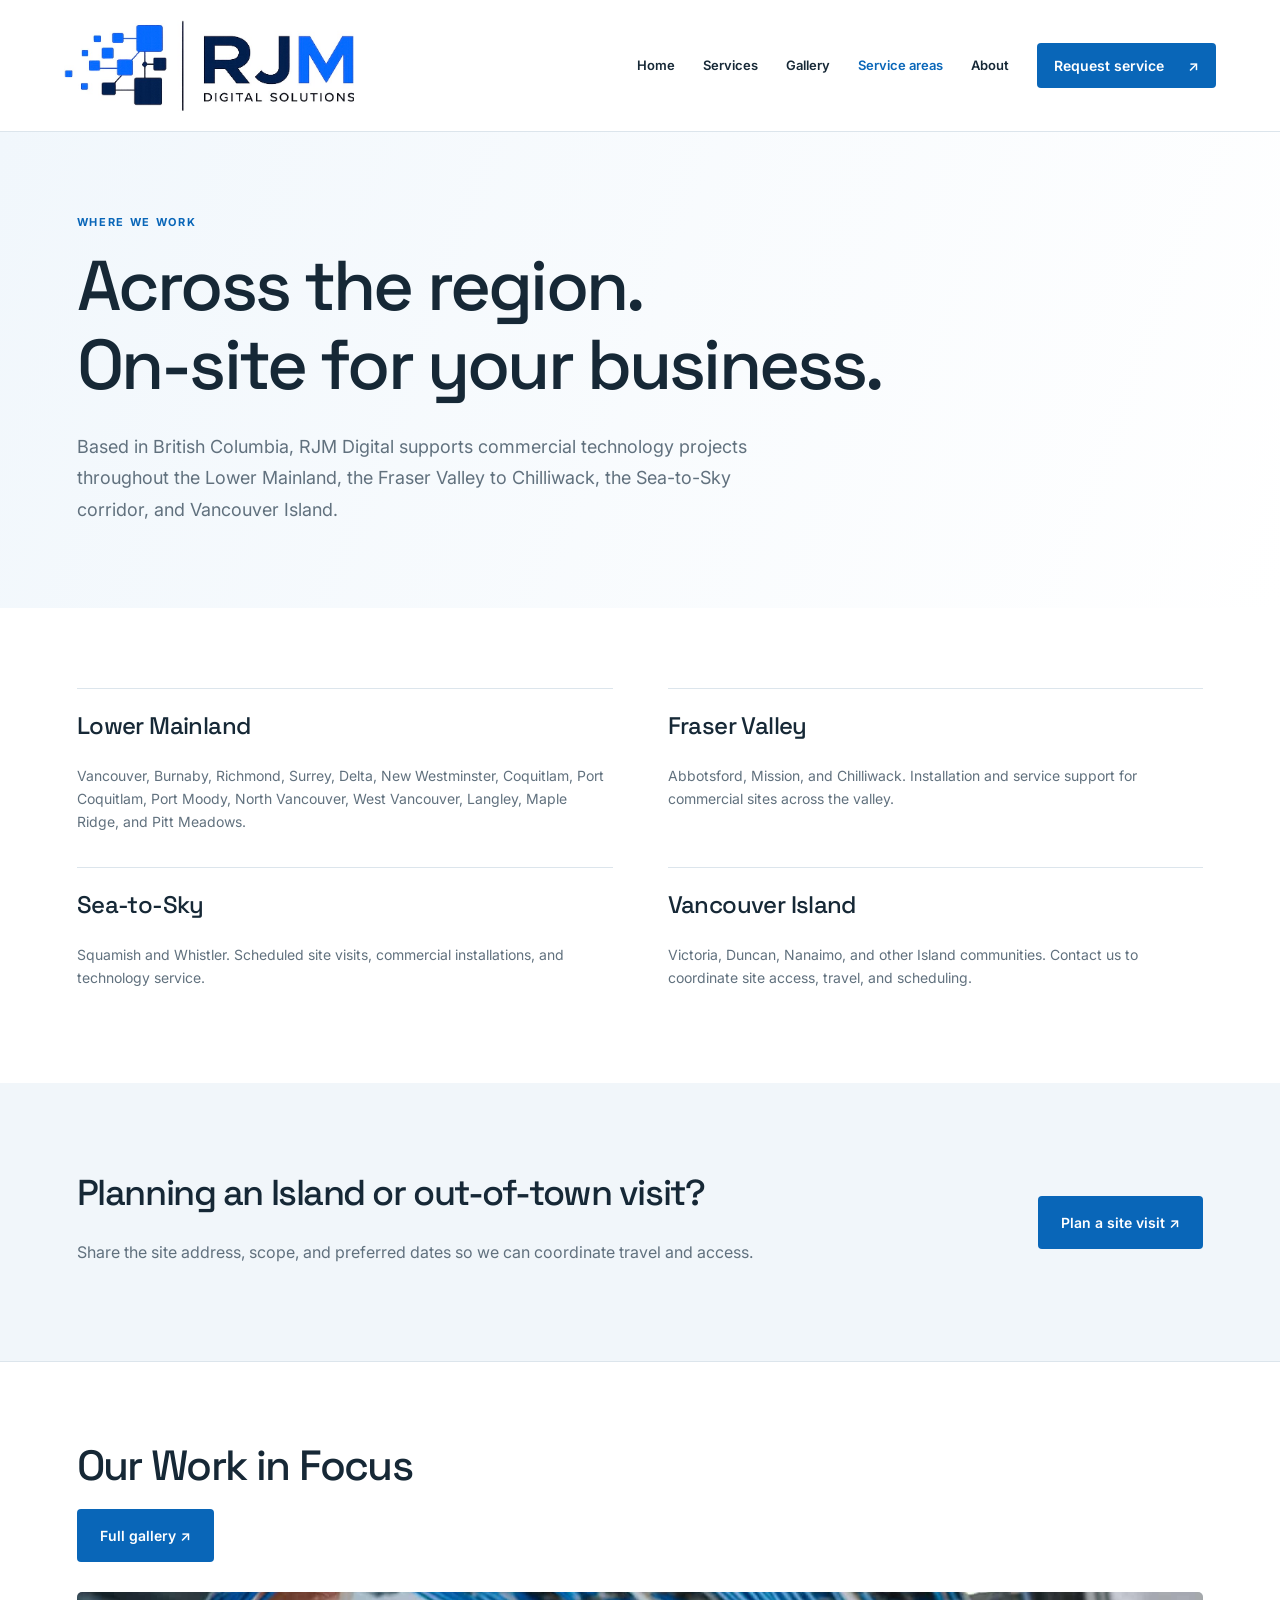
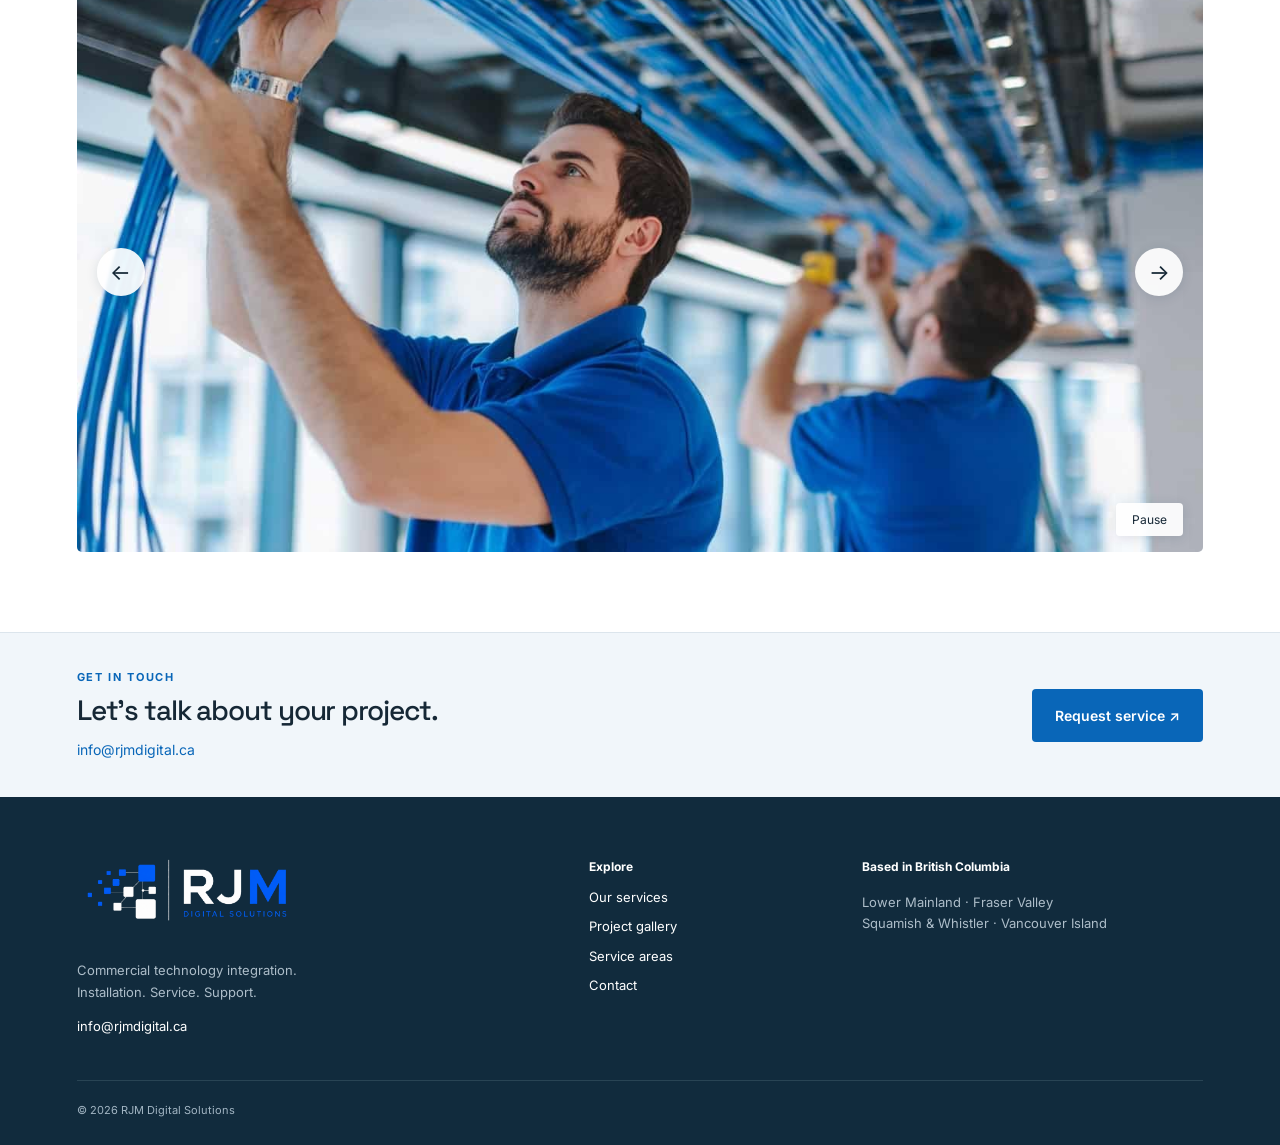
<file: service-areas.html>
<!doctype html><html lang="en-CA"><head><meta charset="utf-8"><meta name="viewport" content="width=device-width,initial-scale=1"><title>Service Areas: Vancouver, Chilliwack, Whistler & Vancouver Island | RJM</title><meta name="description" content="Commercial technology installation and support across the Lower Mainland, Fraser Valley, Squamish, Whistler and Vancouver Island."><link rel="canonical" href="https://rjmdigital.ca/service-areas.html"><meta property="og:title" content="Service Areas: Vancouver, Chilliwack, Whistler & Vancouver Island | RJM"><meta property="og:description" content="Commercial technology installation and support across the Lower Mainland, Fraser Valley, Squamish, Whistler and Vancouver Island."><meta property="og:type" content="website"><meta property="og:url" content="https://rjmdigital.ca/service-areas.html"><meta property="og:image" content="https://rjmdigital.ca/images/home-hero.png"><meta name="theme-color" content="#ffffff"><link rel="icon" href="favicon-light.png"><link rel="stylesheet" href="css/style.css"><script type="application/ld+json">{"@context": "https://schema.org", "@type": "ProfessionalService", "name": "RJM Digital Solutions", "url": "https://rjmdigital.ca/", "email": "info@rjmdigital.ca", "areaServed": ["Lower Mainland, BC", "Vancouver, BC", "Surrey, BC", "Fraser Valley, BC", "Chilliwack, BC", "Squamish, BC", "Whistler, BC", "Vancouver Island, BC"], "hasOfferCatalog": {"@type": "OfferCatalog", "name": "Commercial technology services", "itemListElement": [{"@type": "Offer", "itemOffered": {"@type": "Service", "name": "Digital menu boards"}}, {"@type": "Offer", "itemOffered": {"@type": "Service", "name": "Digital signage & video walls"}}, {"@type": "Offer", "itemOffered": {"@type": "Service", "name": "Security cameras"}}, {"@type": "Offer", "itemOffered": {"@type": "Service", "name": "Low-voltage cabling & networks"}}, {"@type": "Offer", "itemOffered": {"@type": "Service", "name": "Site surveys & inspections"}}, {"@type": "Offer", "itemOffered": {"@type": "Service", "name": "Field service & technology support"}}]}}</script><script defer src="js/app.js"></script></head><body><a class="skip" href="#main">Skip to content</a><header><a class="brand" href="index.html" aria-label="RJM Digital home"><img src="images/rjm-original-logo-0f4817df.jpg" alt="RJM Digital Solutions" width="815" height="255"></a><button class="menu" aria-expanded="false" aria-controls="nav">Menu</button><nav id="nav"><a href="index.html" >Home</a><a href="services.html" >Services</a><a href="gallery.html" >Gallery</a><a href="service-areas.html" aria-current="page">Service areas</a><a href="about.html" >About</a><a class="button small" href="contact.html">Request service <span>↗</span></a></nav></header><main id="main"><section class="page-intro section"><p class="eyebrow">Where we work</p><h1>Across the region.<br>On-site for your business.</h1><p class="lead">Based in British Columbia, RJM Digital supports commercial technology projects throughout the Lower Mainland, the Fraser Valley to Chilliwack, the Sea-to-Sky corridor, and Vancouver Island.</p></section><section class="section"><div class="area-grid"><article><h3>Lower Mainland</h3><p>Vancouver, Burnaby, Richmond, Surrey, Delta, New Westminster, Coquitlam, Port Coquitlam, Port Moody, North Vancouver, West Vancouver, Langley, Maple Ridge, and Pitt Meadows.</p></article><article><h3>Fraser Valley</h3><p>Abbotsford, Mission, and Chilliwack. Installation and service support for commercial sites across the valley.</p></article><article><h3>Sea-to-Sky</h3><p>Squamish and Whistler. Scheduled site visits, commercial installations, and technology service.</p></article><article><h3>Vancouver Island</h3><p>Victoria, Duncan, Nanaimo, and other Island communities. Contact us to coordinate site access, travel, and scheduling.</p></article></div></section><section class="cta section"><div><h2>Planning an Island or out-of-town visit?</h2><p>Share the site address, scope, and preferred dates so we can coordinate travel and access.</p></div><a class="button" href="contact.html">Plan a site visit ↗</a></section><section class="portfolio section"><div class="carousel-heading"><h2>Our Work in Focus</h2><a class="button" href="gallery.html">Full gallery ↗</a></div><div class="carousel-frame" role="region" aria-label="Project photo carousel"><div class="photo-strip" id="footer-gallery"></div><button class="carousel-prev" data-scroll="-1" aria-label="Previous photo">←</button><button class="carousel-next" data-scroll="1" aria-label="Next photo">→</button><button class="carousel-pause" aria-label="Pause automatic photo scrolling" aria-pressed="false">Pause</button></div></section><section class="bottom-contact section" aria-label="Contact RJM Digital"><div><p class="eyebrow">Get in touch</p><h2>Let’s talk about your project.</h2><a href="mailto:info@rjmdigital.ca">info@rjmdigital.ca</a></div><a class="button" href="contact.html">Request service ↗</a></section><footer><div><a class="footer-brand" href="index.html"><img src="images/rjm-footer-logo-upload.png" alt="RJM Digital Solutions" width="1463" height="502"></a><p>Commercial technology integration.<br>Installation. Service. Support.</p><a href="mailto:info@rjmdigital.ca">info@rjmdigital.ca</a></div><div><b>Explore</b><a href="services.html">Our services</a><a href="gallery.html">Project gallery</a><a href="service-areas.html">Service areas</a><a href="contact.html">Contact</a></div><div><b>Based in British Columbia</b><p>Lower Mainland · Fraser Valley<br>Squamish & Whistler · Vancouver Island</p></div><div class="copyright">© 2026 RJM Digital Solutions</div></footer></main><dialog id="lightbox"><button class="close" aria-label="Close image">×</button><button class="previous" aria-label="Previous image">←</button><figure><img alt=""><figcaption></figcaption></figure><button class="next" aria-label="Next image">→</button></dialog></body></html>
</file>
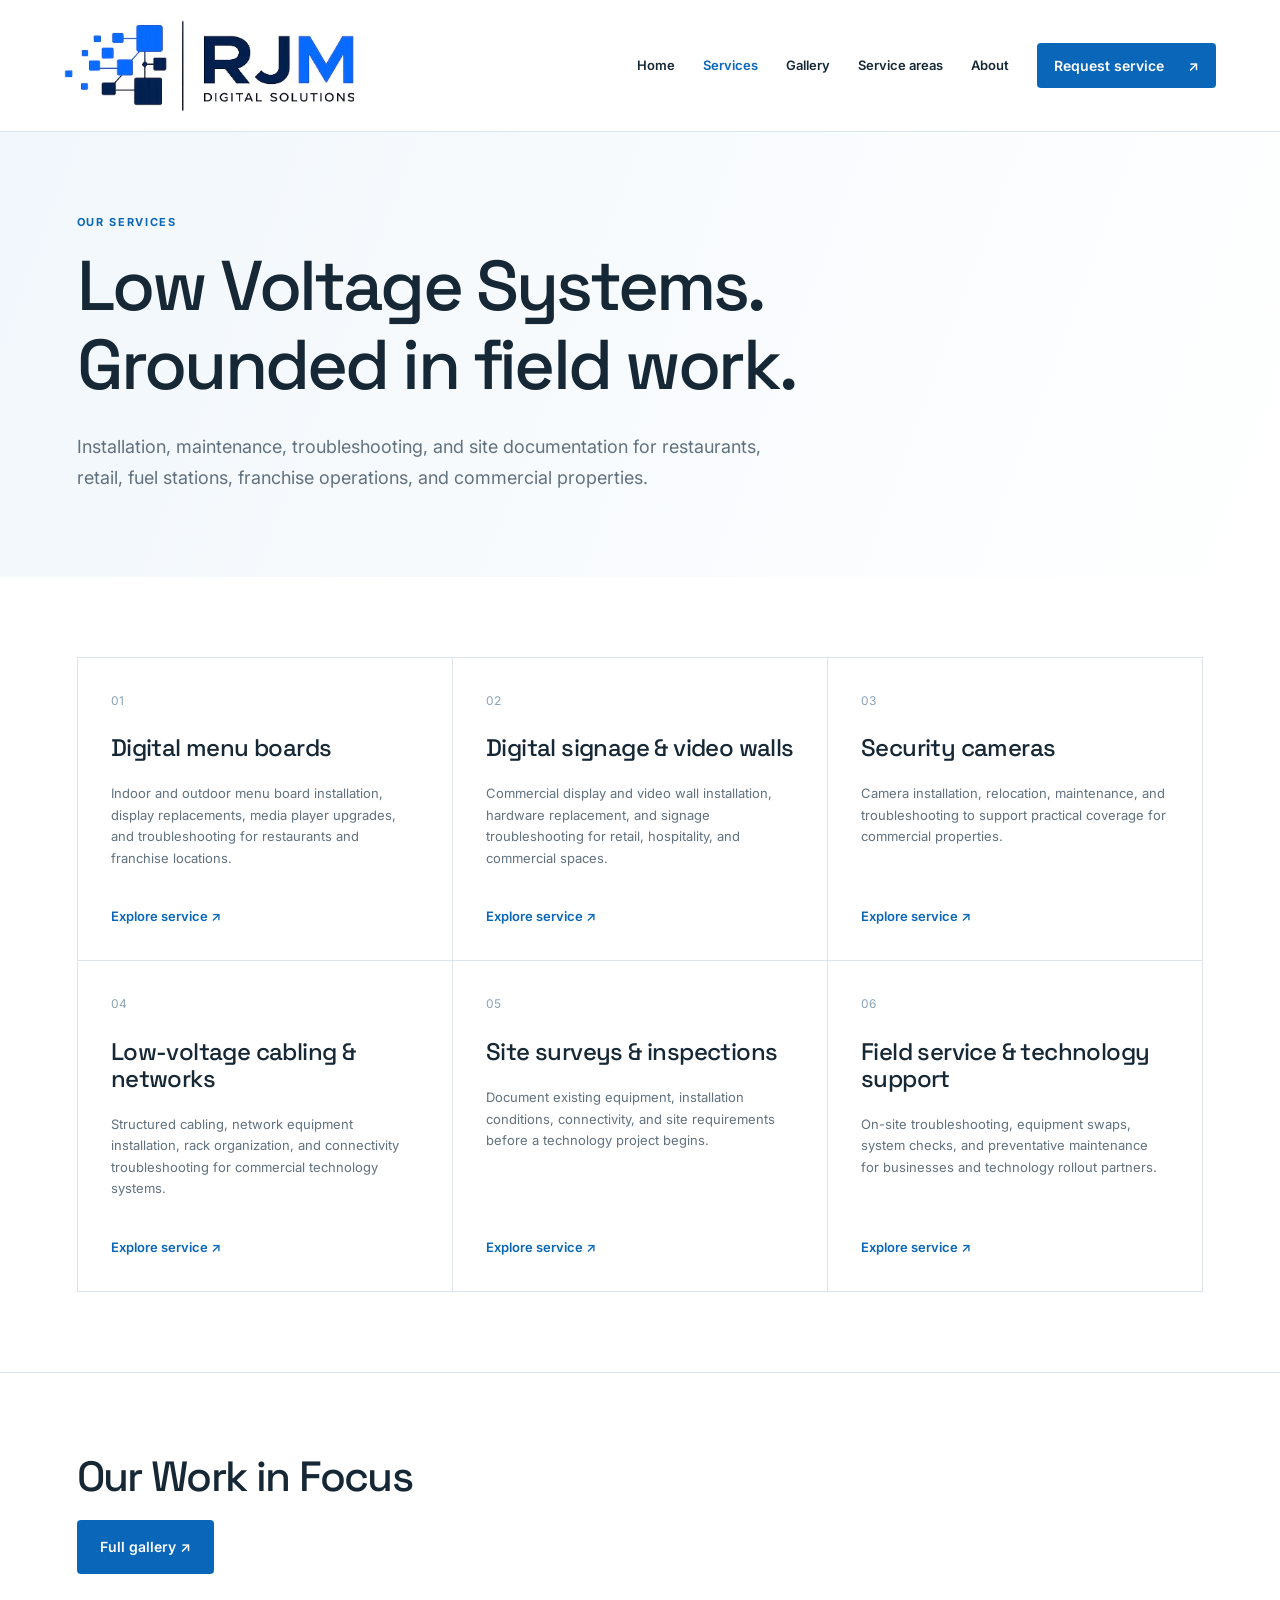
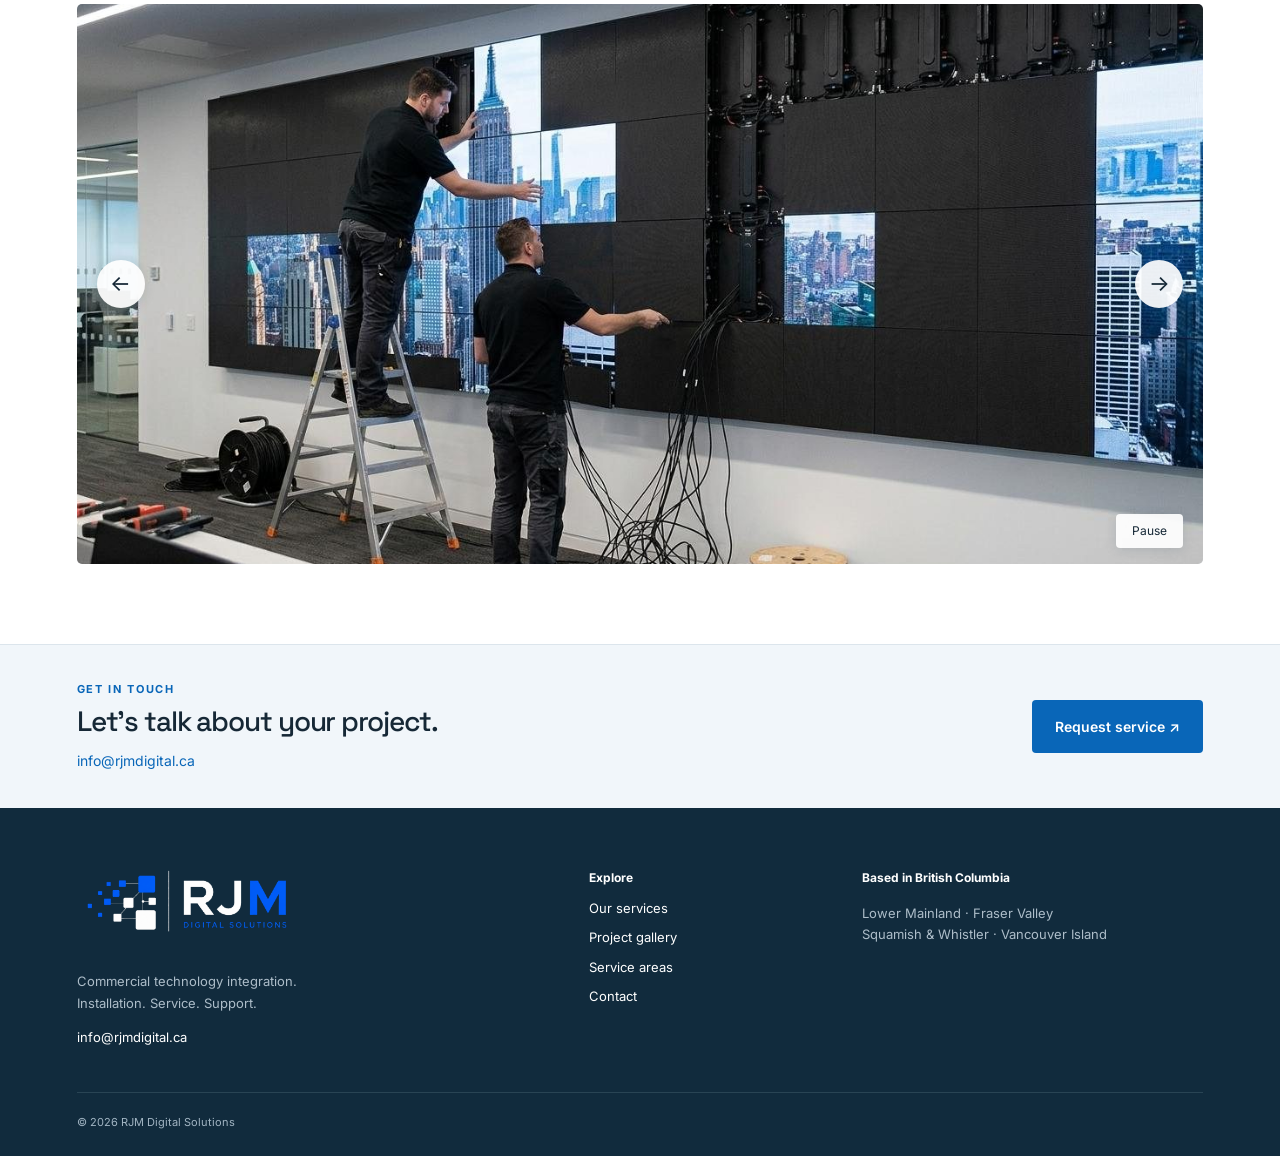
<file: services.html>
<!doctype html><html lang="en-CA"><head><meta charset="utf-8"><meta name="viewport" content="width=device-width,initial-scale=1"><title>Commercial Technology Services in BC | RJM Digital</title><meta name="description" content="Explore digital signage, menu board installation, security cameras, Cat6 cabling, site surveys and field service across southwestern British Columbia."><link rel="canonical" href="https://rjmdigital.ca/services.html"><meta property="og:title" content="Commercial Technology Services in BC | RJM Digital"><meta property="og:description" content="Explore digital signage, menu board installation, security cameras, Cat6 cabling, site surveys and field service across southwestern British Columbia."><meta property="og:type" content="website"><meta property="og:url" content="https://rjmdigital.ca/services.html"><meta property="og:image" content="https://rjmdigital.ca/images/home-hero.png"><meta name="theme-color" content="#ffffff"><link rel="icon" href="favicon-light.png"><link rel="stylesheet" href="css/style.css"><script type="application/ld+json">{"@context": "https://schema.org", "@type": "ProfessionalService", "name": "RJM Digital Solutions", "url": "https://rjmdigital.ca/", "email": "info@rjmdigital.ca", "areaServed": ["Lower Mainland, BC", "Vancouver, BC", "Surrey, BC", "Fraser Valley, BC", "Chilliwack, BC", "Squamish, BC", "Whistler, BC", "Vancouver Island, BC"], "hasOfferCatalog": {"@type": "OfferCatalog", "name": "Commercial technology services", "itemListElement": [{"@type": "Offer", "itemOffered": {"@type": "Service", "name": "Digital menu boards"}}, {"@type": "Offer", "itemOffered": {"@type": "Service", "name": "Digital signage & video walls"}}, {"@type": "Offer", "itemOffered": {"@type": "Service", "name": "Security cameras"}}, {"@type": "Offer", "itemOffered": {"@type": "Service", "name": "Low-voltage cabling & networks"}}, {"@type": "Offer", "itemOffered": {"@type": "Service", "name": "Site surveys & inspections"}}, {"@type": "Offer", "itemOffered": {"@type": "Service", "name": "Field service & technology support"}}]}}</script><script defer src="js/app.js"></script></head><body><a class="skip" href="#main">Skip to content</a><header><a class="brand" href="index.html" aria-label="RJM Digital home"><img src="images/rjm-original-logo-0f4817df.jpg" alt="RJM Digital Solutions" width="815" height="255"></a><button class="menu" aria-expanded="false" aria-controls="nav">Menu</button><nav id="nav"><a href="index.html" >Home</a><a href="services.html" aria-current="page">Services</a><a href="gallery.html" >Gallery</a><a href="service-areas.html" >Service areas</a><a href="about.html" >About</a><a class="button small" href="contact.html">Request service <span>↗</span></a></nav></header><main id="main"><section class="page-intro section"><p class="eyebrow">Our services</p><h1>Low Voltage Systems.<br>Grounded in field work.</h1><p class="lead">Installation, maintenance, troubleshooting, and site documentation for restaurants, retail, fuel stations, franchise operations, and commercial properties.</p></section><section class="section services-list"><div class="service-grid"><a class="service-card" href="digital-menu-boards.html"><span class="number">01</span><h3>Digital menu boards</h3><p>Indoor and outdoor menu board installation, display replacements, media player upgrades, and troubleshooting for restaurants and franchise locations.</p><span class="textlink">Explore service ↗</span></a><a class="service-card" href="digital-signage.html"><span class="number">02</span><h3>Digital signage & video walls</h3><p>Commercial display and video wall installation, hardware replacement, and signage troubleshooting for retail, hospitality, and commercial spaces.</p><span class="textlink">Explore service ↗</span></a><a class="service-card" href="security-cameras.html"><span class="number">03</span><h3>Security cameras</h3><p>Camera installation, relocation, maintenance, and troubleshooting to support practical coverage for commercial properties.</p><span class="textlink">Explore service ↗</span></a><a class="service-card" href="low-voltage-cabling.html"><span class="number">04</span><h3>Low-voltage cabling & networks</h3><p>Structured cabling, network equipment installation, rack organization, and connectivity troubleshooting for commercial technology systems.</p><span class="textlink">Explore service ↗</span></a><a class="service-card" href="site-surveys.html"><span class="number">05</span><h3>Site surveys & inspections</h3><p>Document existing equipment, installation conditions, connectivity, and site requirements before a technology project begins.</p><span class="textlink">Explore service ↗</span></a><a class="service-card" href="field-service.html"><span class="number">06</span><h3>Field service & technology support</h3><p>On-site troubleshooting, equipment swaps, system checks, and preventative maintenance for businesses and technology rollout partners.</p><span class="textlink">Explore service ↗</span></a></div></section><section class="portfolio section"><div class="carousel-heading"><h2>Our Work in Focus</h2><a class="button" href="gallery.html">Full gallery ↗</a></div><div class="carousel-frame" role="region" aria-label="Project photo carousel"><div class="photo-strip" id="footer-gallery"></div><button class="carousel-prev" data-scroll="-1" aria-label="Previous photo">←</button><button class="carousel-next" data-scroll="1" aria-label="Next photo">→</button><button class="carousel-pause" aria-label="Pause automatic photo scrolling" aria-pressed="false">Pause</button></div></section><section class="bottom-contact section" aria-label="Contact RJM Digital"><div><p class="eyebrow">Get in touch</p><h2>Let’s talk about your project.</h2><a href="mailto:info@rjmdigital.ca">info@rjmdigital.ca</a></div><a class="button" href="contact.html">Request service ↗</a></section><footer><div><a class="footer-brand" href="index.html"><img src="images/rjm-footer-logo-upload.png" alt="RJM Digital Solutions" width="1463" height="502"></a><p>Commercial technology integration.<br>Installation. Service. Support.</p><a href="mailto:info@rjmdigital.ca">info@rjmdigital.ca</a></div><div><b>Explore</b><a href="services.html">Our services</a><a href="gallery.html">Project gallery</a><a href="service-areas.html">Service areas</a><a href="contact.html">Contact</a></div><div><b>Based in British Columbia</b><p>Lower Mainland · Fraser Valley<br>Squamish & Whistler · Vancouver Island</p></div><div class="copyright">© 2026 RJM Digital Solutions</div></footer></main><dialog id="lightbox"><button class="close" aria-label="Close image">×</button><button class="previous" aria-label="Previous image">←</button><figure><img alt=""><figcaption></figcaption></figure><button class="next" aria-label="Next image">→</button></dialog></body></html>
</file>
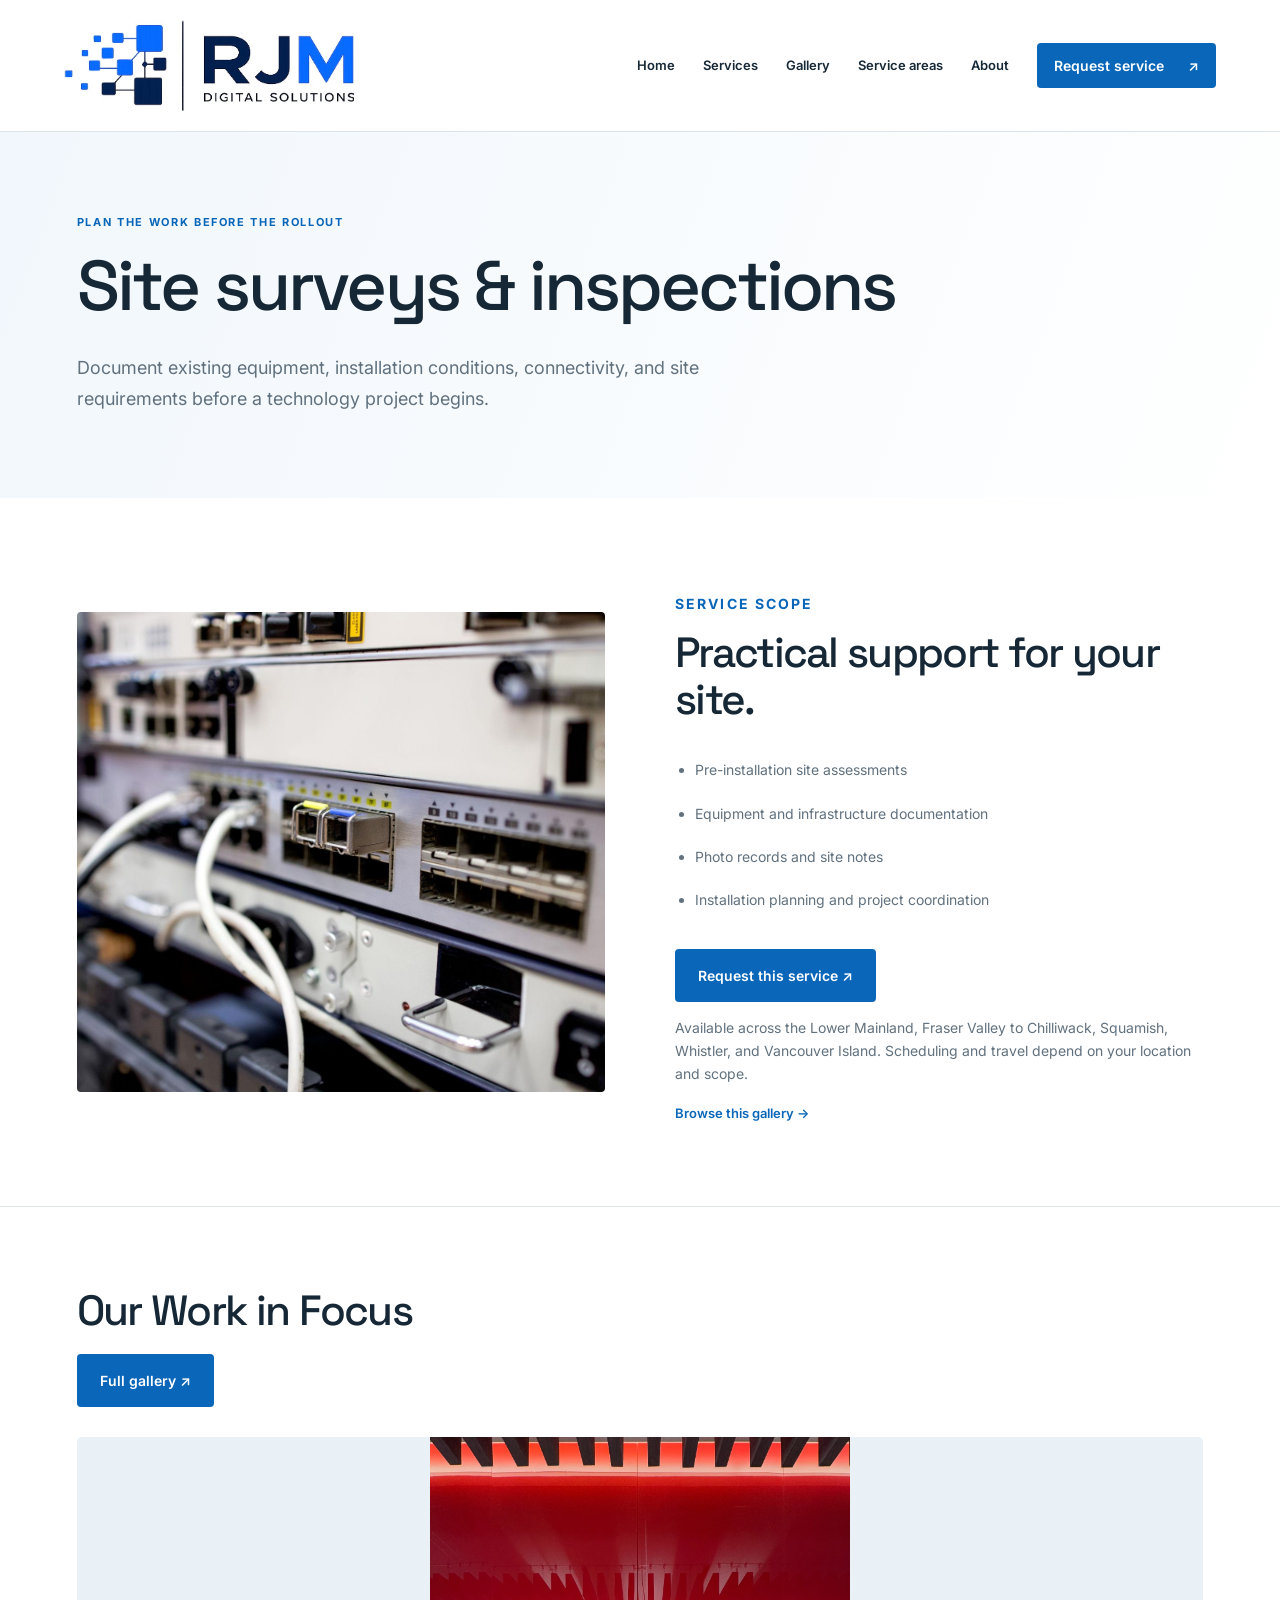
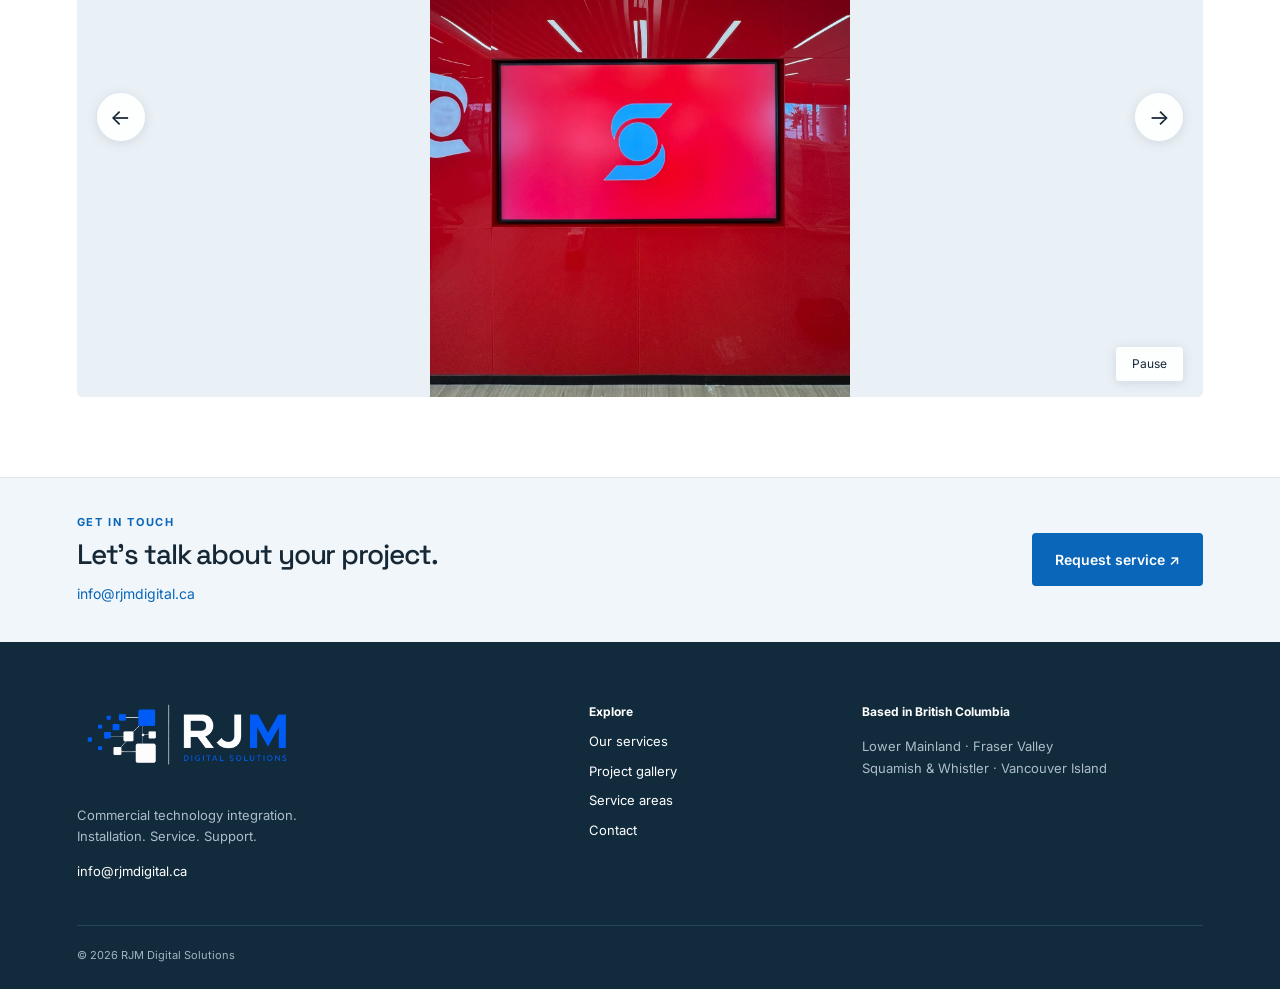
<file: site-surveys.html>
<!doctype html><html lang="en-CA"><head><meta charset="utf-8"><meta name="viewport" content="width=device-width,initial-scale=1"><title>Site surveys & inspections in Vancouver & BC | RJM Digital</title><meta name="description" content="Document existing equipment, installation conditions, connectivity, and site requirements before a technology project begins. Serving the Lower Mainland, Vancouver Island, Chilliwack, Squamish and Whistler."><link rel="canonical" href="https://rjmdigital.ca/site-surveys.html"><meta property="og:title" content="Site surveys & inspections in Vancouver & BC | RJM Digital"><meta property="og:description" content="Document existing equipment, installation conditions, connectivity, and site requirements before a technology project begins. Serving the Lower Mainland, Vancouver Island, Chilliwack, Squamish and Whistler."><meta property="og:type" content="website"><meta property="og:url" content="https://rjmdigital.ca/site-surveys.html"><meta property="og:image" content="https://rjmdigital.ca/images/home-hero.png"><meta name="theme-color" content="#ffffff"><link rel="icon" href="favicon-light.png"><link rel="stylesheet" href="css/style.css"><script type="application/ld+json">{"@context": "https://schema.org", "@type": "ProfessionalService", "name": "RJM Digital Solutions", "url": "https://rjmdigital.ca/", "email": "info@rjmdigital.ca", "areaServed": ["Lower Mainland, BC", "Vancouver, BC", "Surrey, BC", "Fraser Valley, BC", "Chilliwack, BC", "Squamish, BC", "Whistler, BC", "Vancouver Island, BC"], "hasOfferCatalog": {"@type": "OfferCatalog", "name": "Commercial technology services", "itemListElement": [{"@type": "Offer", "itemOffered": {"@type": "Service", "name": "Digital menu boards"}}, {"@type": "Offer", "itemOffered": {"@type": "Service", "name": "Digital signage & video walls"}}, {"@type": "Offer", "itemOffered": {"@type": "Service", "name": "Security cameras"}}, {"@type": "Offer", "itemOffered": {"@type": "Service", "name": "Low-voltage cabling & networks"}}, {"@type": "Offer", "itemOffered": {"@type": "Service", "name": "Site surveys & inspections"}}, {"@type": "Offer", "itemOffered": {"@type": "Service", "name": "Field service & technology support"}}]}}</script><script defer src="js/app.js"></script></head><body><a class="skip" href="#main">Skip to content</a><header><a class="brand" href="index.html" aria-label="RJM Digital home"><img src="images/rjm-original-logo-0f4817df.jpg" alt="RJM Digital Solutions" width="815" height="255"></a><button class="menu" aria-expanded="false" aria-controls="nav">Menu</button><nav id="nav"><a href="index.html" >Home</a><a href="services.html" >Services</a><a href="gallery.html" >Gallery</a><a href="service-areas.html" >Service areas</a><a href="about.html" >About</a><a class="button small" href="contact.html">Request service <span>↗</span></a></nav></header><main id="main"><section class="page-intro section"><p class="eyebrow">Plan the work before the rollout</p><h1>Site surveys & inspections</h1><p class="lead">Document existing equipment, installation conditions, connectivity, and site requirements before a technology project begins.</p></section><section class="section detail"><img src="images/network-rack.jpg" alt="Site surveys & inspections" width="1000" height="750"><div><p class="eyebrow">Service scope</p><h2>Practical support for your site.</h2><ul><li>Pre-installation site assessments</li><li>Equipment and infrastructure documentation</li><li>Photo records and site notes</li><li>Installation planning and project coordination</li></ul><a class="button" href="contact.html?service=site-surveys">Request this service ↗</a><p>Available across the Lower Mainland, Fraser Valley to Chilliwack, Squamish, Whistler, and Vancouver Island. Scheduling and travel depend on your location and scope.</p><a class="textlink" href="gallery.html?category=site-surveys">Browse this gallery →</a></div></section><section class="portfolio section"><div class="carousel-heading"><h2>Our Work in Focus</h2><a class="button" href="gallery.html">Full gallery ↗</a></div><div class="carousel-frame" role="region" aria-label="Project photo carousel"><div class="photo-strip" id="footer-gallery"></div><button class="carousel-prev" data-scroll="-1" aria-label="Previous photo">←</button><button class="carousel-next" data-scroll="1" aria-label="Next photo">→</button><button class="carousel-pause" aria-label="Pause automatic photo scrolling" aria-pressed="false">Pause</button></div></section><section class="bottom-contact section" aria-label="Contact RJM Digital"><div><p class="eyebrow">Get in touch</p><h2>Let’s talk about your project.</h2><a href="mailto:info@rjmdigital.ca">info@rjmdigital.ca</a></div><a class="button" href="contact.html">Request service ↗</a></section><footer><div><a class="footer-brand" href="index.html"><img src="images/rjm-footer-logo-upload.png" alt="RJM Digital Solutions" width="1463" height="502"></a><p>Commercial technology integration.<br>Installation. Service. Support.</p><a href="mailto:info@rjmdigital.ca">info@rjmdigital.ca</a></div><div><b>Explore</b><a href="services.html">Our services</a><a href="gallery.html">Project gallery</a><a href="service-areas.html">Service areas</a><a href="contact.html">Contact</a></div><div><b>Based in British Columbia</b><p>Lower Mainland · Fraser Valley<br>Squamish & Whistler · Vancouver Island</p></div><div class="copyright">© 2026 RJM Digital Solutions</div></footer></main><dialog id="lightbox"><button class="close" aria-label="Close image">×</button><button class="previous" aria-label="Previous image">←</button><figure><img alt=""><figcaption></figcaption></figure><button class="next" aria-label="Next image">→</button></dialog></body></html>
</file>
<file: css/style.css>
@import url('https://fonts.googleapis.com/css2?family=Inter:wght@400;500;600;700;800&family=Space+Grotesk:wght@400;500;600;700&display=swap');
:root{--ink:#162836;--muted:#61717e;--blue:#0966b8;--line:#dce5ec;--soft:#f1f6fa}*{box-sizing:border-box}html{scroll-behavior:smooth}body{margin:0;background:white;color:var(--ink);font:16px/1.65 Inter,Arial,sans-serif}a{color:inherit;text-decoration:none}button,input,select,textarea{font:inherit}button,a,input,select,textarea{touch-action:manipulation}button{cursor:pointer}a:focus-visible,button:focus-visible,input:focus-visible,textarea:focus-visible,select:focus-visible{outline:3px solid #138fe3;outline-offset:5px}h1,h2,h3,.footer-brand{font-family:'Space Grotesk',Inter,sans-serif;line-height:1.12;font-weight:500;letter-spacing:-.04em}h1{font-size:clamp(42px,5.5vw,80px);margin:16px 0 26px}h2{font-size:clamp(32px,3.3vw,48px);margin:10px 0 25px}h3{font-size:24px;letter-spacing:-.025em}p{color:var(--muted)}header{display:flex;align-items:center;justify-content:space-between;padding:23px 5%;border-bottom:1px solid var(--line);background:#fff;gap:25px}.brand img{width:180px;height:50px;object-fit:contain;background:#132331;border-radius:5px;padding:7px}nav{display:flex;align-items:center;gap:28px;font-size:13px;font-weight:600}nav a[aria-current]{color:var(--blue)}.button{background:var(--blue);color:white;display:inline-flex;justify-content:center;align-items:center;gap:24px;padding:15px 23px;border:0;border-radius:4px;font-weight:600;font-size:14px}.button:hover{background:#074d8b}.button.small{padding:11px 17px}.menu{display:none}.section{padding:80px 6%;max-width:1600px;margin:auto}.eyebrow{text-transform:uppercase;color:var(--blue);font-size:11px;letter-spacing:.15em;font-weight:700}.hero{display:grid;grid-template-columns:1.08fr 1fr;gap:65px;align-items:center;padding-top:65px;padding-bottom:65px}.hero h1 span{color:var(--blue)}.lead{font-size:18px;line-height:1.75;max-width:700px}.actions{display:flex;align-items:center;gap:28px;margin:30px 0}.textlink{font-size:13px;color:var(--blue);font-weight:600}.hero-note{font-size:11px;color:var(--muted);display:flex;align-items:center;gap:9px}.dot{width:6px;height:6px;background:#23a686;border-radius:50%}.hero-visual{position:relative;height:510px}.hero-visual>img{width:100%;height:100%;object-fit:cover;border-radius:5px}.image-label{position:absolute;bottom:22px;left:22px;right:22px;background:rgba(255,255,255,.94);padding:17px 22px;display:flex;flex-direction:column;font-size:12px;border-radius:3px}.image-label b{font:500 20px 'Space Grotesk',sans-serif;margin-top:3px}.coverage-bar{padding:21px 6%;background:var(--soft);border-block:1px solid var(--line);font-size:12px;letter-spacing:.05em;text-align:center}.coverage-bar span{color:#a1b3c1;margin:0 25px}.heading{display:flex;justify-content:space-between;align-items:end;gap:35px;margin-bottom:34px}.heading-copy{max-width:405px;font-size:14px}.service-grid{display:grid;grid-template-columns:repeat(3,1fr);border-top:1px solid var(--line);border-left:1px solid var(--line)}.service-card{padding:33px;border-right:1px solid var(--line);border-bottom:1px solid var(--line);display:flex;flex-direction:column;align-items:start;transition:background .2s}.service-card:hover{background:var(--soft)}.number{font-size:12px;color:#8ba3b7}.service-card h3{margin:25px 0 8px}.service-card p{font-size:13px;flex:1}.service-card .textlink{margin-top:24px}.process{background:var(--soft)}.three{display:grid;grid-template-columns:repeat(3,1fr);gap:45px;margin-top:48px}.three article{border-top:1px solid #cbd9e3;padding-top:22px}.three span{font-size:11px;color:var(--blue);text-transform:uppercase;letter-spacing:.08em}.three p,.area-grid p{font-size:14px}.area-grid{display:grid;grid-template-columns:repeat(2,1fr);gap:20px 55px}.area-grid article{border-top:1px solid var(--line)}.cta{background:var(--soft);display:flex;align-items:center;justify-content:space-between;gap:30px}.cta h2{font-size:36px}.portfolio{border-top:1px solid var(--line)}.controls{display:flex;align-items:center;gap:10px}.controls button{width:38px;height:38px;background:white;border:1px solid var(--line);border-radius:50%}.controls .textlink{margin-left:18px}.photo-strip{display:flex;gap:20px;overflow:auto;scroll-snap-type:x mandatory;scrollbar-width:thin;padding-bottom:15px}.photo-strip a{flex:0 0 310px;scroll-snap-align:start}.photo-strip img{width:100%;height:218px;object-fit:cover;border-radius:3px}.photo-strip h3{font-size:17px;margin:12px 0}.photo-strip span{font-size:11px;color:var(--blue)}footer{background:#112b3d;color:white;padding:55px 6% 25px;display:grid;grid-template-columns:1.4fr .7fr 1fr;gap:35px}footer p{color:#adbdc9;font-size:13px}footer a{display:block;font-size:13px;margin:8px 0}.footer-brand{font-size:34px;letter-spacing:-.05em}.footer-brand span{font-size:18px;letter-spacing:.13em}footer b{font-size:12px}.copyright{grid-column:1/-1;border-top:1px solid #294454;padding-top:20px;font-size:11px;color:#a2b5c3}.page-intro{background:linear-gradient(110deg,#f1f7fc,white);padding-top:70px;padding-bottom:65px}.page-intro h1{max-width:950px}.detail{display:grid;grid-template-columns:1fr 1fr;gap:70px;align-items:center}.detail>img{width:100%;height:480px;object-fit:cover;border-radius:4px}.detail li{padding:10px 0;color:var(--muted);font-size:14px}.detail ul{padding-left:20px;margin-bottom:28px}.detail p{font-size:14px}.filters{display:flex;flex-wrap:wrap;gap:10px;margin-bottom:30px}.filters button{padding:10px 18px;border:1px solid var(--line);background:white;border-radius:50px;font-size:12px}.filters button[aria-pressed=true]{background:var(--ink);color:white;border-color:var(--ink)}.gallery-grid{display:grid;grid-template-columns:repeat(3,1fr);gap:24px}.gallery-card{padding:0;background:white;border:0;text-align:left}.gallery-card img{width:100%;height:290px;object-fit:cover;border-radius:4px;transition:filter .2s}.gallery-card:hover img{filter:brightness(.9)}.gallery-card h3{font-size:18px;margin:12px 0}.gallery-card span{color:var(--blue);font-size:12px}.gallery-note,#gallery-count{font-size:12px}.contact-grid{display:grid;grid-template-columns:1fr 1.2fr;gap:70px}.email{font-size:clamp(17px,2vw,27px);color:var(--blue);font-family:'Space Grotesk',sans-serif}form{background:var(--soft);padding:38px;border-radius:5px}form h2{font-size:29px}.form-grid{display:grid;grid-template-columns:1fr 1fr;gap:18px}label{display:block;font-size:12px;font-weight:600;margin-bottom:18px}input,select,textarea{display:block;width:100%;padding:11px;background:white;border:1px solid #cad9e4;border-radius:3px;margin-top:7px;color:var(--ink)}.form-note{font-size:11px}dialog{border:0;border-radius:5px;padding:50px 60px 20px;width:min(1000px,95vw);background:#fff}dialog::backdrop{background:#071a2de6}dialog figure{margin:0}dialog img{display:block;width:100%;height:70vh;object-fit:contain}dialog figcaption{text-align:center;margin:15px;font-size:14px}dialog button{position:absolute;border:0;background:var(--soft);width:35px;height:35px;border-radius:50%}.close{top:10px;right:10px;font-size:24px}.previous{left:12px;top:45%}.next{right:12px;top:45%}.skip{position:absolute;top:-100px;background:white;padding:10px;z-index:10}.skip:focus{top:0}@media(min-width:1600px){header,footer{padding-inline:calc((100vw - 1408px)/2)}}@media(max-width:1000px){nav{gap:15px}.hero{gap:30px}.hero-visual{height:430px}.service-grid{grid-template-columns:repeat(2,1fr)}.coverage-bar span{margin:0 10px}.section{padding:55px 5%}.detail,.contact-grid{gap:35px}.gallery-grid{grid-template-columns:repeat(2,1fr)}}@media(max-width:760px){header{padding:15px 5%;flex-wrap:wrap}.brand img{width:155px;height:44px}.menu{display:block;background:white;border:1px solid var(--line);padding:8px 14px;border-radius:3px}nav{display:none;flex-basis:100%;flex-direction:column;align-items:stretch;padding-top:15px}nav.open{display:flex}nav a{padding:8px}.hero,.detail,.contact-grid{grid-template-columns:1fr}.hero-visual{height:330px}.hero{gap:30px}.coverage-bar{font-size:10px}.coverage-bar span{margin:0 4px}.heading{align-items:start;flex-direction:column;gap:10px}.three,.area-grid{grid-template-columns:1fr;gap:20px}.service-grid{grid-template-columns:1fr}.service-card{padding:25px}.service-card h3{margin-top:15px}.cta{align-items:start;flex-direction:column}.photo-strip a{flex-basis:260px}.photo-strip img{height:190px}footer{grid-template-columns:1fr 1fr}footer>div:first-child{grid-column:1/-1}.detail>img{height:330px}.gallery-grid{gap:15px}.gallery-card img{height:190px}.gallery-card h3{font-size:16px}form{padding:25px}.form-grid{grid-template-columns:1fr;gap:0}.actions{gap:18px;flex-wrap:wrap}dialog{padding:40px 45px 10px}dialog img{height:60vh}}@media(prefers-reduced-motion:reduce){html{scroll-behavior:auto}*{transition:none!important}}

/* Gallery: one heading per service, photos without individual captions. */
#gallery-grid{display:block}.gallery-group{margin-bottom:48px}.gallery-group>h2{font-size:28px;margin:0 0 22px}.group-photo-grid{display:grid;grid-template-columns:repeat(3,1fr);gap:24px}#footer-gallery{display:block;overflow:visible}.footer-gallery-group{margin-bottom:28px}.footer-gallery-group>h3{font-size:21px;margin:0 0 15px}.category-strip{display:flex;gap:20px;overflow:auto;scroll-snap-type:x mandatory;scrollbar-width:thin;padding-bottom:12px}.category-strip a{flex:0 0 310px;scroll-snap-align:start}.category-strip img{display:block;width:100%;height:218px;object-fit:cover;border-radius:3px}@media(max-width:1000px){.group-photo-grid{grid-template-columns:repeat(2,1fr)}}@media(max-width:760px){.group-photo-grid{gap:15px}.category-strip a{flex-basis:260px}.category-strip img{height:190px}.gallery-group>h2{font-size:24px}}@media(max-width:450px){.group-photo-grid{grid-template-columns:1fr}.gallery-card img{height:260px}}

/* Larger supplied logo, with its original white background. */
.brand{flex-shrink:0;display:block}.brand img{display:block;width:290px;height:auto;object-fit:contain;background:white;border-radius:0;padding:0}header{padding-block:20px}@media(max-width:1100px){nav{gap:15px}.brand img{width:245px}}@media(max-width:900px){header{flex-wrap:wrap}nav{gap:18px;font-size:12px}}@media(max-width:760px){.brand img{width:min(260px,68vw);height:auto}header{padding-block:16px}}

.brand img,.footer-brand img{object-fit:contain;object-position:left center;max-width:100%;height:auto;filter:none;transform:none;border:0;box-shadow:none;padding:0;background:white}.footer-brand img{display:block;width:290px}.brand{overflow:visible}

/* Compact footer branding, transparent asset background. */
.footer-brand{display:inline-block;max-width:100%;margin:0 0 12px}.footer-brand img{width:220px;max-width:100%;height:auto;background:transparent;padding:0}@media(max-width:760px){.footer-brand img{width:200px}}

/* One large, mixed-photo carousel on each page. */
.carousel-heading{margin-bottom:30px}.carousel-heading h2{margin:0 0 20px}.carousel-frame{position:relative;background:#eaf1f6;border-radius:5px;overflow:hidden}#footer-gallery{display:flex;overflow-x:auto;overflow-y:hidden;gap:0;padding:0;scroll-snap-type:x mandatory;scrollbar-width:none}#footer-gallery::-webkit-scrollbar{display:none}#footer-gallery>a{flex:0 0 100%;width:100%;scroll-snap-align:start;display:block}#footer-gallery img{display:block;width:100%;height:560px;object-fit:contain;border-radius:0}.carousel-frame>button{position:absolute;border:0;background:#ffffffeb;color:var(--ink);box-shadow:0 2px 12px #132d4520}.carousel-prev,.carousel-next{top:calc(50% - 24px);width:48px;height:48px;border-radius:50%;font-size:22px}.carousel-prev{left:20px}.carousel-next{right:20px}.carousel-pause{bottom:16px;right:20px;padding:7px 16px;border-radius:4px;font-size:12px}@media(max-width:760px){#footer-gallery img{height:340px}.carousel-prev{left:10px}.carousel-next{right:10px}.carousel-prev,.carousel-next{width:38px;height:38px;top:calc(50% - 19px)}}

/* About: full-width image backdrop with readable foreground copy. */
.about-focus{max-width:none;min-height:650px;display:flex;align-items:center;background-image:linear-gradient(90deg,rgba(4,15,26,.94) 0%,rgba(4,15,26,.86) 34%,rgba(4,15,26,.5) 60%,rgba(4,15,26,.17) 100%),url('../images/about-partner-background.png');background-size:cover;background-position:center;color:white;padding-block:95px}.about-focus-copy{max-width:570px}.about-focus h2{color:#fff;font-size:clamp(35px,4vw,56px)}.about-focus p{color:#e0e8ef;font-size:16px;line-height:1.85}.about-focus .button{margin-top:16px}@media(min-width:1600px){.about-focus{padding-left:calc((100vw - 1408px)/2)}}@media(max-width:760px){.about-focus{min-height:600px;background-position:62% center;background-image:linear-gradient(90deg,rgba(4,15,26,.92),rgba(4,15,26,.7)),url('../images/about-partner-background.png');padding-block:65px}.about-focus-copy{max-width:100%}.about-focus p{font-size:14px}}

/* Restore the About section typography from before the background update. */
.about-focus h2{font-size:clamp(32px,3.3vw,48px);font-weight:500;line-height:1.12;letter-spacing:-.04em;margin:10px 0 25px}.about-focus p{font-size:14px;line-height:1.65}.about-focus .button{margin-top:0}

.about-focus{background-position:center right}@media(max-width:760px){.about-focus{background-position:70% center}}

/* Show full carousel photos without cropping. */
#footer-gallery img{object-fit:contain;object-position:center}

.bottom-contact{display:flex;align-items:center;justify-content:space-between;gap:25px;background:var(--soft);padding-block:35px;border-top:1px solid var(--line)}.bottom-contact h2{font-size:28px;margin:8px 0 10px}.bottom-contact .eyebrow{margin:0}.bottom-contact a[href^="mailto"]{color:var(--blue);font-size:14px}@media(max-width:760px){.bottom-contact{align-items:flex-start;flex-direction:column}.bottom-contact h2{font-size:25px}}

/* Preserve proportions: wide photos fill, tall photos remain complete. */
#footer-gallery img{object-fit:contain}#footer-gallery img.landscape-photo{object-fit:cover}#footer-gallery img.tall-photo{object-fit:contain}

/* Service request attachments and confirmation */
.required-note{font-size:11px;font-weight:400;color:var(--muted)}
.form-honey{display:none!important}
.photo-uploads{padding:20px;margin:26px 0;border:1px solid var(--line);border-radius:5px;min-width:0}
.photo-uploads legend{font-weight:600;font-size:14px;padding:0 8px}
.photo-uploads .form-note{margin-top:0}
.photo-slot{padding:12px 0;border-top:1px solid var(--line)}
.photo-slot input{padding:10px;background:white;max-width:100%;font-size:12px}
.upload-preview{display:block;max-width:100%;width:160px;height:110px;object-fit:contain;margin:10px 0;background:var(--soft);border-radius:4px}
.upload-preview[hidden],.request-error[hidden]{display:none}
.request-error{padding:13px 16px;border:1px solid #c73b3b;background:#fff3f3;color:#8a2323;border-radius:4px;font-size:13px}
.request-confirmation{max-width:1000px;min-height:55vh;padding-block:90px}
.request-confirmation h1{font-size:clamp(38px,5vw,64px)}

/* Simple request form layout */
#request-form .form-grid{grid-template-columns:1fr;gap:0}
#request-form>h2{margin-bottom:30px}
#request-form label{margin-bottom:20px}
#request-form .photo-attachments{margin:6px 0 24px;border-block:1px solid var(--line)}
#request-form .photo-attachments summary{padding:16px 0;cursor:pointer;color:var(--blue);font-size:14px;font-weight:600}
#request-form .photo-uploads{border:0;padding:0;margin:0 0 12px}
#request-form .photo-uploads .photo-slot{margin-bottom:0}

.about-mission{display:grid;grid-template-columns:1fr 1.25fr;gap:65px;align-items:center}
.about-mission h2{margin-bottom:0}
.about-mission>p{font-size:18px;line-height:1.85;max-width:710px;margin:0;color:var(--ink)}
@media(max-width:760px){.about-mission{grid-template-columns:1fr;gap:25px}.about-mission>p{font-size:16px}}

/* Full-width home photo background */
.home-photo-hero{display:flex;align-items:center;max-width:none;min-height:660px;padding-block:90px;background:linear-gradient(90deg,rgba(7,20,31,.91) 0%,rgba(7,20,31,.76) 35%,rgba(7,20,31,.16) 72%,rgba(7,20,31,.08)),url('../images/home-background-flipped.webp') center center/cover no-repeat;color:#fff}
.home-photo-hero>div{max-width:650px}
.home-photo-hero h1{font-size:clamp(44px,5.2vw,76px)}
.home-photo-hero h1 span{color:#83caff}
.home-photo-hero .eyebrow{color:#b6ddfa}
.home-photo-hero .lead{color:#f0f5f9;max-width:560px}
.home-photo-hero .textlink{color:#fff}
.home-photo-hero .hero-note{color:#d1e1ed}
@media(min-width:1600px){.home-photo-hero{padding-inline:calc((100vw - 1408px)/2)}}
@media(max-width:760px){.home-photo-hero{min-height:660px;padding-top:65px;padding-bottom:65px;background-position:62% center;background-image:linear-gradient(90deg,rgba(7,20,31,.87),rgba(7,20,31,.55)),url('../images/home-background-flipped.webp')}.home-photo-hero>div{max-width:100%}.home-photo-hero .eyebrow{max-width:300px;line-height:1.7}}

.coverage-bar a{display:inline-block;padding:4px 0;font-weight:500}
.coverage-bar a:hover{color:var(--blue);text-decoration:underline;text-underline-offset:4px}

.home-text-hero{display:block;max-width:none;background:#fff;min-height:0;padding-block:80px}
.home-text-hero>div{max-width:850px}
.home-text-hero .lead{max-width:680px}
@media(min-width:1600px){.home-text-hero{padding-inline:calc((100vw - 1408px)/2)}}
@media(max-width:760px){.home-text-hero{padding-block:55px}}

.area-photo-intro{max-width:none;min-height:620px;padding-block:105px;background:linear-gradient(90deg,rgba(7,20,31,.9),rgba(7,20,31,.72) 42%,rgba(7,20,31,.12) 78%),url('../images/where-we-work-cover.webp') center/cover no-repeat;color:#fff}
.area-photo-intro h1{max-width:750px;font-size:clamp(42px,4.7vw,68px)}
.area-photo-intro .eyebrow{color:#b6ddfa}
.area-photo-intro .lead{max-width:620px;color:#f0f5f9}
@media(min-width:1600px){.area-photo-intro{padding-inline:calc((100vw - 1408px)/2)}}
@media(max-width:760px){.area-photo-intro{min-height:590px;padding-block:75px;background-position:60% center;background-image:linear-gradient(90deg,rgba(7,20,31,.87),rgba(7,20,31,.55)),url('../images/where-we-work-cover.webp')}}

.home-technology-cover{background-image:linear-gradient(90deg,rgba(5,16,26,.89) 0%,rgba(5,16,26,.78) 36%,rgba(5,16,26,.1) 70%),url('../images/home-technology-cover.webp');background-position:center;background-size:cover;min-height:620px}
.home-technology-cover>div{max-width:610px}
.home-technology-cover h1{font-size:clamp(44px,4.8vw,70px)}
.home-technology-cover .lead{max-width:520px}
@media(max-width:760px){.home-technology-cover{background-image:linear-gradient(90deg,rgba(5,16,26,.9),rgba(5,16,26,.68)),url('../images/home-technology-cover.webp');background-position:60% center;min-height:580px}}

.home-rooftop-cover{background-image:linear-gradient(90deg,rgba(7,20,31,.89),rgba(7,20,31,.73) 36%,rgba(7,20,31,.12) 75%),url('../images/home-rooftop-cover.webp');background-position:center;background-size:cover}
@media(max-width:760px){.home-rooftop-cover{background-image:linear-gradient(90deg,rgba(7,20,31,.87),rgba(7,20,31,.55)),url('../images/home-rooftop-cover.webp');background-position:62% center}}
</file>
